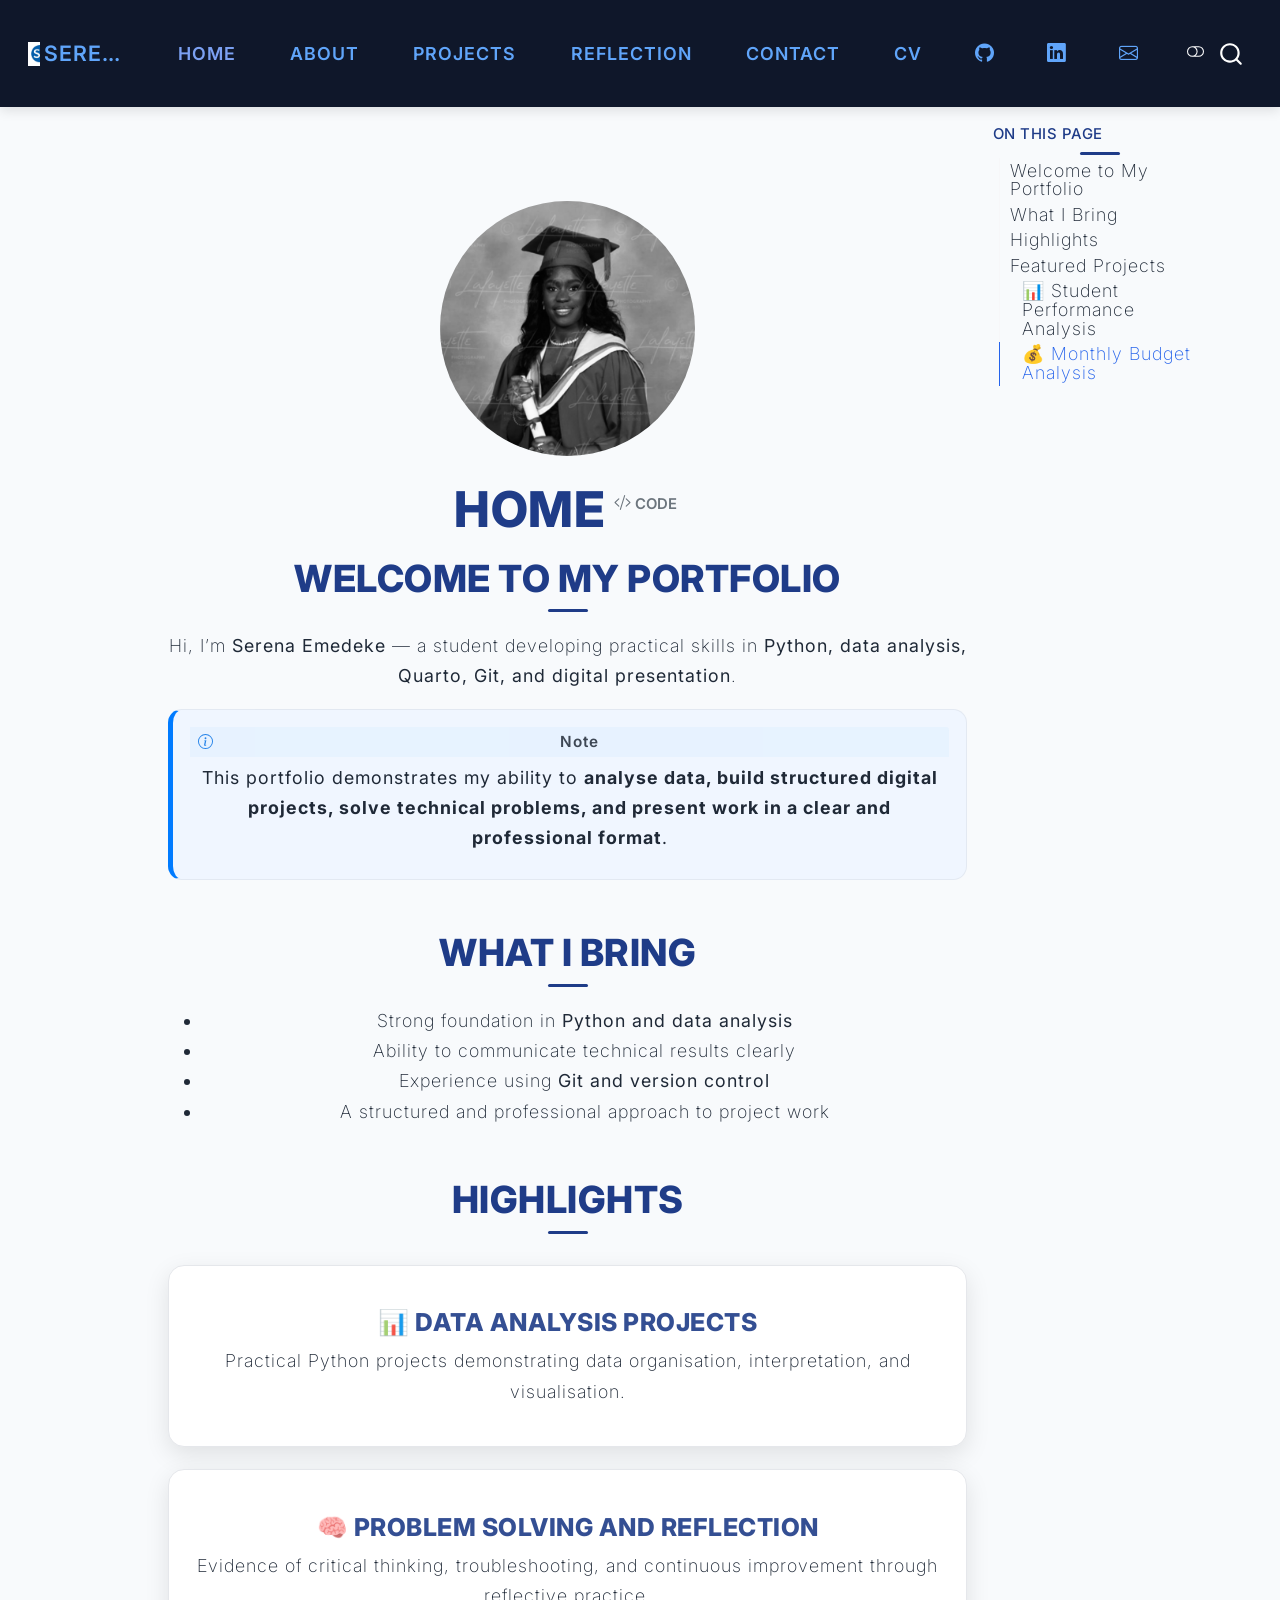
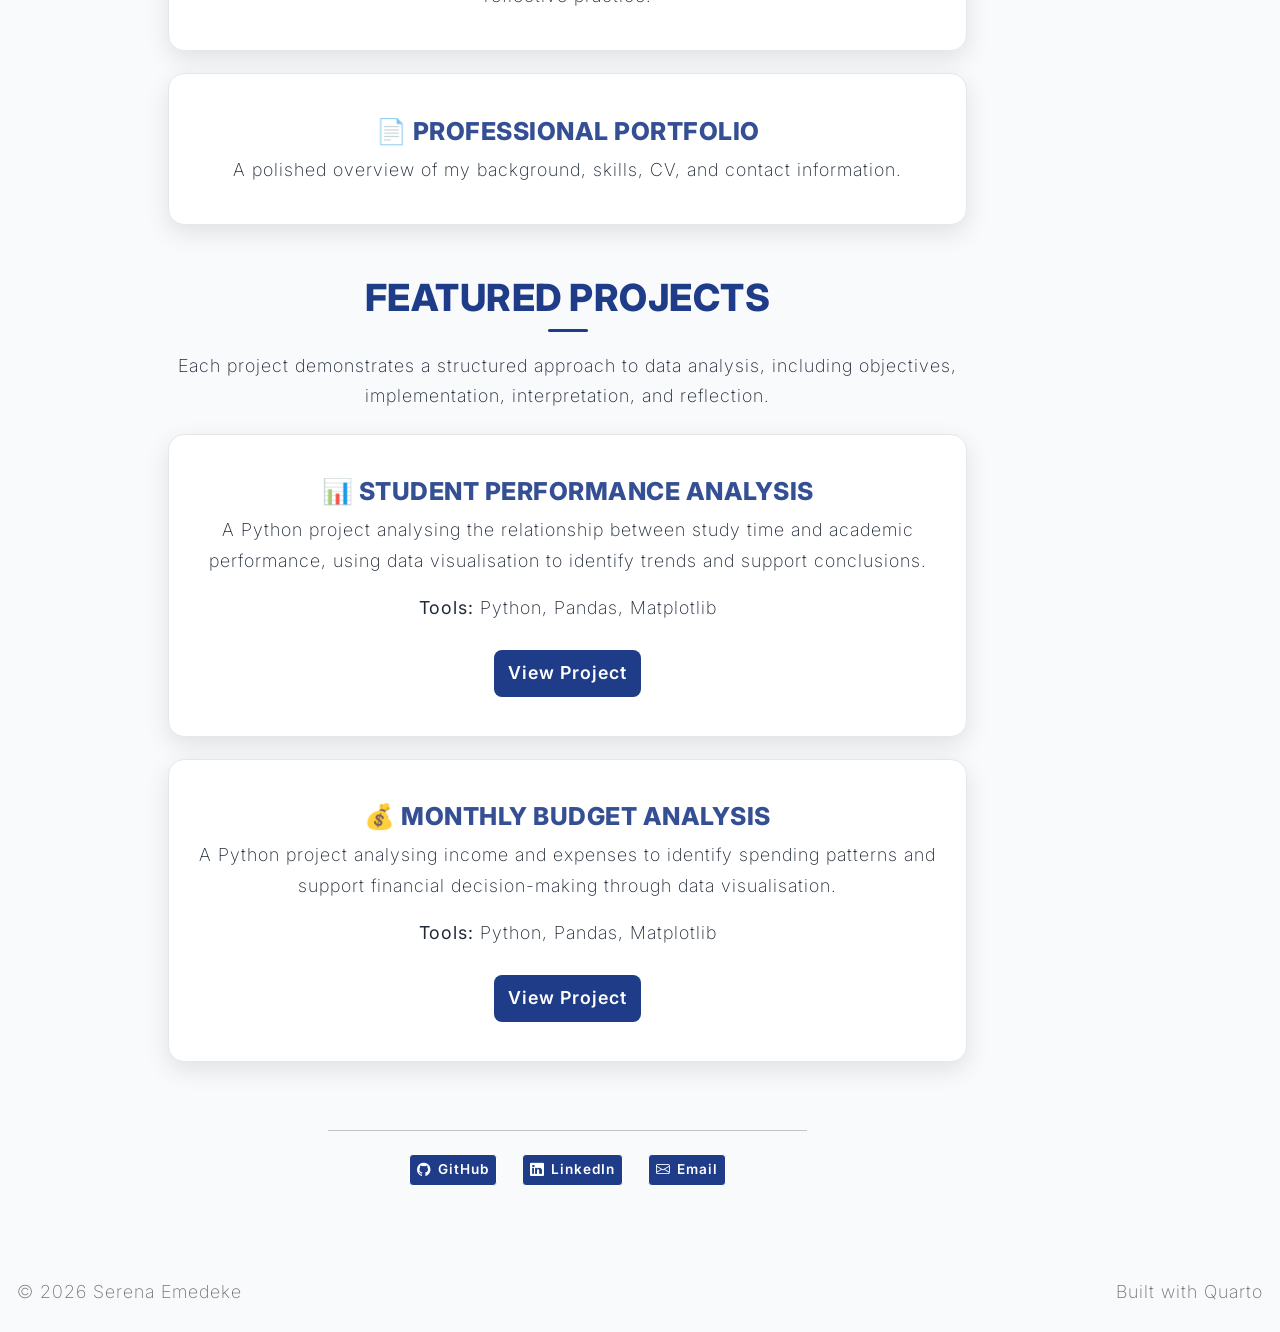
<file: docs/index.html>
<!DOCTYPE html>
<html xmlns="http://www.w3.org/1999/xhtml" lang="en" xml:lang="en"><head>

<meta charset="utf-8">
<meta name="generator" content="quarto-1.8.27">

<meta name="viewport" content="width=device-width, initial-scale=1.0, user-scalable=yes">


<title>Home – Serena Emedeke</title>
<style>
code{white-space: pre-wrap;}
span.smallcaps{font-variant: small-caps;}
div.columns{display: flex; gap: min(4vw, 1.5em);}
div.column{flex: auto; overflow-x: auto;}
div.hanging-indent{margin-left: 1.5em; text-indent: -1.5em;}
ul.task-list{list-style: none;}
ul.task-list li input[type="checkbox"] {
  width: 0.8em;
  margin: 0 0.8em 0.2em -1em; /* quarto-specific, see https://github.com/quarto-dev/quarto-cli/issues/4556 */ 
  vertical-align: middle;
}
/* CSS for syntax highlighting */
html { -webkit-text-size-adjust: 100%; }
pre > code.sourceCode { white-space: pre; position: relative; }
pre > code.sourceCode > span { display: inline-block; line-height: 1.25; }
pre > code.sourceCode > span:empty { height: 1.2em; }
.sourceCode { overflow: visible; }
code.sourceCode > span { color: inherit; text-decoration: inherit; }
div.sourceCode { margin: 1em 0; }
pre.sourceCode { margin: 0; }
@media screen {
div.sourceCode { overflow: auto; }
}
@media print {
pre > code.sourceCode { white-space: pre-wrap; }
pre > code.sourceCode > span { text-indent: -5em; padding-left: 5em; }
}
pre.numberSource code
  { counter-reset: source-line 0; }
pre.numberSource code > span
  { position: relative; left: -4em; counter-increment: source-line; }
pre.numberSource code > span > a:first-child::before
  { content: counter(source-line);
    position: relative; left: -1em; text-align: right; vertical-align: baseline;
    border: none; display: inline-block;
    -webkit-touch-callout: none; -webkit-user-select: none;
    -khtml-user-select: none; -moz-user-select: none;
    -ms-user-select: none; user-select: none;
    padding: 0 4px; width: 4em;
  }
pre.numberSource { margin-left: 3em;  padding-left: 4px; }
div.sourceCode
  {   }
@media screen {
pre > code.sourceCode > span > a:first-child::before { text-decoration: underline; }
}
</style>


<script src="site_libs/quarto-nav/quarto-nav.js"></script>
<script src="site_libs/quarto-nav/headroom.min.js"></script>
<script src="site_libs/clipboard/clipboard.min.js"></script>
<script src="site_libs/quarto-search/autocomplete.umd.js"></script>
<script src="site_libs/quarto-search/fuse.min.js"></script>
<script src="site_libs/quarto-search/quarto-search.js"></script>
<meta name="quarto:offset" content="./">
<link href="./images/logo.png" rel="icon" type="image/png">
<script src="site_libs/quarto-html/quarto.js" type="module"></script>
<script src="site_libs/quarto-html/tabsets/tabsets.js" type="module"></script>
<script src="site_libs/quarto-html/axe/axe-check.js" type="module"></script>
<script src="site_libs/quarto-html/popper.min.js"></script>
<script src="site_libs/quarto-html/tippy.umd.min.js"></script>
<link href="site_libs/quarto-html/tippy.css" rel="stylesheet">
<link href="site_libs/quarto-html/quarto-syntax-highlighting-ed96de9b727972fe78a7b5d16c58bf87.css" rel="stylesheet" class="quarto-color-scheme" id="quarto-text-highlighting-styles">
<link href="site_libs/quarto-html/quarto-syntax-highlighting-dark-4d9afe2b8d18ee9fa5d0d57b5ed4214d.css" rel="stylesheet" class="quarto-color-scheme quarto-color-alternate" id="quarto-text-highlighting-styles">
<link href="site_libs/quarto-html/quarto-syntax-highlighting-ed96de9b727972fe78a7b5d16c58bf87.css" rel="stylesheet" class="quarto-color-scheme-extra" id="quarto-text-highlighting-styles">
<script src="site_libs/bootstrap/bootstrap.min.js"></script>
<link href="site_libs/bootstrap/bootstrap-icons.css" rel="stylesheet">
<link href="site_libs/bootstrap/bootstrap-16648780f8df1077efa94bd019fc6087.min.css" rel="stylesheet" append-hash="true" class="quarto-color-scheme" id="quarto-bootstrap" data-mode="light">
<link href="site_libs/bootstrap/bootstrap-dark-be318e0dc094d8a0d4ff06208a4b8432.min.css" rel="stylesheet" append-hash="true" class="quarto-color-scheme quarto-color-alternate" id="quarto-bootstrap" data-mode="light">
<link href="site_libs/bootstrap/bootstrap-16648780f8df1077efa94bd019fc6087.min.css" rel="stylesheet" append-hash="true" class="quarto-color-scheme-extra" id="quarto-bootstrap" data-mode="light">
<script id="quarto-search-options" type="application/json">{
  "location": "navbar",
  "copy-button": false,
  "collapse-after": 3,
  "panel-placement": "end",
  "type": "overlay",
  "limit": 50,
  "keyboard-shortcut": [
    "f",
    "/",
    "s"
  ],
  "show-item-context": false,
  "language": {
    "search-no-results-text": "No results",
    "search-matching-documents-text": "matching documents",
    "search-copy-link-title": "Copy link to search",
    "search-hide-matches-text": "Hide additional matches",
    "search-more-match-text": "more match in this document",
    "search-more-matches-text": "more matches in this document",
    "search-clear-button-title": "Clear",
    "search-text-placeholder": "",
    "search-detached-cancel-button-title": "Cancel",
    "search-submit-button-title": "Submit",
    "search-label": "Search"
  }
}</script>
<style>html{ scroll-behavior: smooth; }</style>


</head>

<body class="nav-fixed quarto-light"><script id="quarto-html-before-body" type="application/javascript">
    const toggleBodyColorMode = (bsSheetEl) => {
      const mode = bsSheetEl.getAttribute("data-mode");
      const bodyEl = window.document.querySelector("body");
      if (mode === "dark") {
        bodyEl.classList.add("quarto-dark");
        bodyEl.classList.remove("quarto-light");
      } else {
        bodyEl.classList.add("quarto-light");
        bodyEl.classList.remove("quarto-dark");
      }
    }
    const toggleBodyColorPrimary = () => {
      const bsSheetEl = window.document.querySelector("link#quarto-bootstrap:not([rel=disabled-stylesheet])");
      if (bsSheetEl) {
        toggleBodyColorMode(bsSheetEl);
      }
    }
    const setColorSchemeToggle = (alternate) => {
      const toggles = window.document.querySelectorAll('.quarto-color-scheme-toggle');
      for (let i=0; i < toggles.length; i++) {
        const toggle = toggles[i];
        if (toggle) {
          if (alternate) {
            toggle.classList.add("alternate");
          } else {
            toggle.classList.remove("alternate");
          }
        }
      }
    };
    const toggleColorMode = (alternate) => {
      // Switch the stylesheets
      const primaryStylesheets = window.document.querySelectorAll('link.quarto-color-scheme:not(.quarto-color-alternate)');
      const alternateStylesheets = window.document.querySelectorAll('link.quarto-color-scheme.quarto-color-alternate');
      manageTransitions('#quarto-margin-sidebar .nav-link', false);
      if (alternate) {
        // note: dark is layered on light, we don't disable primary!
        enableStylesheet(alternateStylesheets);
        for (const sheetNode of alternateStylesheets) {
          if (sheetNode.id === "quarto-bootstrap") {
            toggleBodyColorMode(sheetNode);
          }
        }
      } else {
        disableStylesheet(alternateStylesheets);
        enableStylesheet(primaryStylesheets)
        toggleBodyColorPrimary();
      }
      manageTransitions('#quarto-margin-sidebar .nav-link', true);
      // Switch the toggles
      setColorSchemeToggle(alternate)
      // Hack to workaround the fact that safari doesn't
      // properly recolor the scrollbar when toggling (#1455)
      if (navigator.userAgent.indexOf('Safari') > 0 && navigator.userAgent.indexOf('Chrome') == -1) {
        manageTransitions("body", false);
        window.scrollTo(0, 1);
        setTimeout(() => {
          window.scrollTo(0, 0);
          manageTransitions("body", true);
        }, 40);
      }
    }
    const disableStylesheet = (stylesheets) => {
      for (let i=0; i < stylesheets.length; i++) {
        const stylesheet = stylesheets[i];
        stylesheet.rel = 'disabled-stylesheet';
      }
    }
    const enableStylesheet = (stylesheets) => {
      for (let i=0; i < stylesheets.length; i++) {
        const stylesheet = stylesheets[i];
        if(stylesheet.rel !== 'stylesheet') { // for Chrome, which will still FOUC without this check
          stylesheet.rel = 'stylesheet';
        }
      }
    }
    const manageTransitions = (selector, allowTransitions) => {
      const els = window.document.querySelectorAll(selector);
      for (let i=0; i < els.length; i++) {
        const el = els[i];
        if (allowTransitions) {
          el.classList.remove('notransition');
        } else {
          el.classList.add('notransition');
        }
      }
    }
    const isFileUrl = () => {
      return window.location.protocol === 'file:';
    }
    const hasAlternateSentinel = () => {
      let styleSentinel = getColorSchemeSentinel();
      if (styleSentinel !== null) {
        return styleSentinel === "alternate";
      } else {
        return false;
      }
    }
    const setStyleSentinel = (alternate) => {
      const value = alternate ? "alternate" : "default";
      if (!isFileUrl()) {
        window.localStorage.setItem("quarto-color-scheme", value);
      } else {
        localAlternateSentinel = value;
      }
    }
    const getColorSchemeSentinel = () => {
      if (!isFileUrl()) {
        const storageValue = window.localStorage.getItem("quarto-color-scheme");
        return storageValue != null ? storageValue : localAlternateSentinel;
      } else {
        return localAlternateSentinel;
      }
    }
    const toggleGiscusIfUsed = (isAlternate, darkModeDefault) => {
      const baseTheme = document.querySelector('#giscus-base-theme')?.value ?? 'light';
      const alternateTheme = document.querySelector('#giscus-alt-theme')?.value ?? 'dark';
      let newTheme = '';
      if(authorPrefersDark) {
        newTheme = isAlternate ? baseTheme : alternateTheme;
      } else {
        newTheme = isAlternate ? alternateTheme : baseTheme;
      }
      const changeGiscusTheme = () => {
        // From: https://github.com/giscus/giscus/issues/336
        const sendMessage = (message) => {
          const iframe = document.querySelector('iframe.giscus-frame');
          if (!iframe) return;
          iframe.contentWindow.postMessage({ giscus: message }, 'https://giscus.app');
        }
        sendMessage({
          setConfig: {
            theme: newTheme
          }
        });
      }
      const isGiscussLoaded = window.document.querySelector('iframe.giscus-frame') !== null;
      if (isGiscussLoaded) {
        changeGiscusTheme();
      }
    };
    const authorPrefersDark = false;
    const darkModeDefault = authorPrefersDark;
      document.querySelector('link#quarto-text-highlighting-styles.quarto-color-scheme-extra').rel = 'disabled-stylesheet';
      document.querySelector('link#quarto-bootstrap.quarto-color-scheme-extra').rel = 'disabled-stylesheet';
    let localAlternateSentinel = darkModeDefault ? 'alternate' : 'default';
    // Dark / light mode switch
    window.quartoToggleColorScheme = () => {
      // Read the current dark / light value
      let toAlternate = !hasAlternateSentinel();
      toggleColorMode(toAlternate);
      setStyleSentinel(toAlternate);
      toggleGiscusIfUsed(toAlternate, darkModeDefault);
      window.dispatchEvent(new Event('resize'));
    };
    // Switch to dark mode if need be
    if (hasAlternateSentinel()) {
      toggleColorMode(true);
    } else {
      toggleColorMode(false);
    }
  </script>

<div id="quarto-search-results"></div>
  <header id="quarto-header" class="headroom fixed-top">
    <nav class="navbar navbar-expand-lg " data-bs-theme="dark">
      <div class="navbar-container container-fluid">
      <div class="navbar-brand-container mx-auto">
    <a href="./index.html" class="navbar-brand navbar-brand-logo">
    <img src="./images/logo.png" alt="" class="navbar-logo light-content">
    <img src="./images/logo.png" alt="" class="navbar-logo dark-content">
    </a>
    <a class="navbar-brand" href="./index.html">
    <span class="navbar-title">Serena Emedeke</span>
    </a>
  </div>
            <div id="quarto-search" class="" title="Search"></div>
          <button class="navbar-toggler" type="button" data-bs-toggle="collapse" data-bs-target="#navbarCollapse" aria-controls="navbarCollapse" role="menu" aria-expanded="false" aria-label="Toggle navigation" onclick="if (window.quartoToggleHeadroom) { window.quartoToggleHeadroom(); }">
  <span class="navbar-toggler-icon"></span>
</button>
          <div class="collapse navbar-collapse" id="navbarCollapse">
            <ul class="navbar-nav navbar-nav-scroll me-auto">
  <li class="nav-item">
    <a class="nav-link active" href="./index.html" aria-current="page"> 
<span class="menu-text">Home</span></a>
  </li>  
  <li class="nav-item">
    <a class="nav-link" href="./about.html"> 
<span class="menu-text">About</span></a>
  </li>  
  <li class="nav-item">
    <a class="nav-link" href="./projects/index.html"> 
<span class="menu-text">Projects</span></a>
  </li>  
  <li class="nav-item">
    <a class="nav-link" href="./reflection.html"> 
<span class="menu-text">Reflection</span></a>
  </li>  
  <li class="nav-item">
    <a class="nav-link" href="./contact.html"> 
<span class="menu-text">Contact</span></a>
  </li>  
</ul>
            <ul class="navbar-nav navbar-nav-scroll ms-auto">
  <li class="nav-item">
    <a class="nav-link" href="./cv/Serena_Emedeke_CV.pdf" target="_blank"> 
<span class="menu-text">CV</span></a>
  </li>  
  <li class="nav-item compact">
    <a class="nav-link" href="https://github.com/serena-128" target="_blank"> <i class="bi bi-github" role="img">
</i> 
<span class="menu-text"></span></a>
  </li>  
  <li class="nav-item compact">
    <a class="nav-link" href="https://www.linkedin.com/in/serena-e-606aa122a/" target="_blank"> <i class="bi bi-linkedin" role="img">
</i> 
<span class="menu-text"></span></a>
  </li>  
  <li class="nav-item compact">
    <a class="nav-link" href="mailto:serena.emedeke2@mail.dcu.ie"> <i class="bi bi-envelope" role="img">
</i> 
<span class="menu-text"></span></a>
  </li>  
</ul>
          </div> <!-- /navcollapse -->
            <div class="quarto-navbar-tools">
  <a href="" class="quarto-color-scheme-toggle quarto-navigation-tool  px-1" onclick="window.quartoToggleColorScheme(); return false;" title="Toggle dark mode"><i class="bi"></i></a>
</div>
      </div> <!-- /container-fluid -->
    </nav>
</header>
<!-- content -->
<div id="quarto-content" class="quarto-container page-columns page-rows-contents page-layout-article page-navbar">
<!-- sidebar -->
<!-- margin-sidebar -->
    <div id="quarto-margin-sidebar" class="sidebar margin-sidebar">
        <nav id="TOC" role="doc-toc" class="toc-active">
    <h2 id="toc-title">On this page</h2>
  <ul>
  <li><a href="#welcome-to-my-portfolio" id="toc-welcome-to-my-portfolio" class="nav-link active" data-scroll-target="#welcome-to-my-portfolio">Welcome to My Portfolio</a></li>
  <li><a href="#what-i-bring" id="toc-what-i-bring" class="nav-link" data-scroll-target="#what-i-bring">What I Bring</a></li>
  <li><a href="#highlights" id="toc-highlights" class="nav-link" data-scroll-target="#highlights">Highlights</a>
  <ul class="collapse">
  <li><a href="#data-analysis-projects" id="toc-data-analysis-projects" class="nav-link" data-scroll-target="#data-analysis-projects">📊 Data Analysis Projects</a></li>
  <li><a href="#problem-solving-and-reflection" id="toc-problem-solving-and-reflection" class="nav-link" data-scroll-target="#problem-solving-and-reflection">🧠 Problem Solving and Reflection</a></li>
  <li><a href="#professional-portfolio" id="toc-professional-portfolio" class="nav-link" data-scroll-target="#professional-portfolio">📄 Professional Portfolio</a></li>
  </ul></li>
  <li><a href="#featured-projects" id="toc-featured-projects" class="nav-link" data-scroll-target="#featured-projects">Featured Projects</a>
  <ul class="collapse">
  <li><a href="#student-performance-analysis" id="toc-student-performance-analysis" class="nav-link" data-scroll-target="#student-performance-analysis">📊 Student Performance Analysis</a></li>
  <li><a href="#monthly-budget-analysis" id="toc-monthly-budget-analysis" class="nav-link" data-scroll-target="#monthly-budget-analysis">💰 Monthly Budget Analysis</a></li>
  </ul></li>
  </ul>
</nav>
    </div>
<!-- main -->
<div class="quarto-about-jolla">
  <img src="images/profile.png" class="about-image
  round " style="height: 15em; width: 15em;">
 <header id="title-block-header" class="quarto-title-block default">
<div class="quarto-title">
<div class="quarto-title-block"><div><h1 class="title">Home</h1><button type="button" class="btn code-tools-button" id="quarto-code-tools-source"><i class="bi"></i> Code</button></div></div>
</div>
<div class="quarto-title-meta">
  </div>
</header><main class="content" id="quarto-document-content">


<section id="welcome-to-my-portfolio" class="level2">
<h2 data-anchor-id="welcome-to-my-portfolio">Welcome to My Portfolio</h2>
<p>Hi, I’m <strong>Serena Emedeke</strong> — a student developing practical skills in <strong>Python, data analysis, Quarto, Git, and digital presentation</strong>.</p>
<div class="callout callout-style-default callout-note callout-titled">
<div class="callout-header d-flex align-content-center">
<div class="callout-icon-container">
<i class="callout-icon"></i>
</div>
<div class="callout-title-container flex-fill">
Note
</div>
</div>
<div class="callout-body-container callout-body">
<p>This portfolio demonstrates my ability to <strong>analyse data, build structured digital projects, solve technical problems, and present work in a clear and professional format</strong>.</p>
</div>
</div>
</section>
<section id="what-i-bring" class="level2">
<h2 data-anchor-id="what-i-bring">What I Bring</h2>
<ul>
<li>Strong foundation in <strong>Python and data analysis</strong></li>
<li>Ability to communicate technical results clearly</li>
<li>Experience using <strong>Git and version control</strong></li>
<li>A structured and professional approach to project work</li>
</ul>
</section>
<section id="highlights" class="level2">
<h2 data-anchor-id="highlights">Highlights</h2>
<section id="data-analysis-projects" class="level3 section-card">
<h3 data-anchor-id="data-analysis-projects">📊 Data Analysis Projects</h3>
<p>Practical Python projects demonstrating data organisation, interpretation, and visualisation.</p>
</section>
<section id="problem-solving-and-reflection" class="level3 section-card">
<h3 data-anchor-id="problem-solving-and-reflection">🧠 Problem Solving and Reflection</h3>
<p>Evidence of critical thinking, troubleshooting, and continuous improvement through reflective practice.</p>
</section>
<section id="professional-portfolio" class="level3 section-card">
<h3 data-anchor-id="professional-portfolio">📄 Professional Portfolio</h3>
<p>A polished overview of my background, skills, CV, and contact information.</p>
</section>
</section>
<section id="featured-projects" class="level2">
<h2 data-anchor-id="featured-projects">Featured Projects</h2>
<p>Each project demonstrates a structured approach to data analysis, including objectives, implementation, interpretation, and reflection.</p>
<section id="student-performance-analysis" class="level3 section-card">
<h3 data-anchor-id="student-performance-analysis">📊 Student Performance Analysis</h3>
<p>A Python project analysing the relationship between study time and academic performance, using data visualisation to identify trends and support conclusions.</p>
<p><strong>Tools:</strong> Python, Pandas, Matplotlib</p>
<p><a href="projects/list/project-1.html">View Project</a></p>
</section>
<section id="monthly-budget-analysis" class="level3 section-card">
<h3 data-anchor-id="monthly-budget-analysis">💰 Monthly Budget Analysis</h3>
<p>A Python project analysing income and expenses to identify spending patterns and support financial decision-making through data visualisation.</p>
<p><strong>Tools:</strong> Python, Pandas, Matplotlib</p>
<p><a href="projects/list/project-2.html">View Project</a></p>
</section>


<!-- -->
</section>
</main> 
  <hr class="about-sep">
   <div class="about-links">
  <a href="https://github.com/serena-128" class="about-link" rel="" target="">
    <i class="bi bi-github"></i>
     <span class="about-link-text">GitHub</span>
  </a>
  <a href="https://www.linkedin.com/in/serena-e-606aa122a/" class="about-link" rel="" target="">
    <i class="bi bi-linkedin"></i>
     <span class="about-link-text">LinkedIn</span>
  </a>
  <a href="mailto:serena.emedeke2@mail.dcu.ie" class="about-link" rel="" target="">
    <i class="bi bi-envelope"></i>
     <span class="about-link-text">Email</span>
  </a>
</div>
</div>
 <!-- /main -->
<script id="quarto-html-after-body" type="application/javascript">
  window.document.addEventListener("DOMContentLoaded", function (event) {
    // Ensure there is a toggle, if there isn't float one in the top right
    if (window.document.querySelector('.quarto-color-scheme-toggle') === null) {
      const a = window.document.createElement('a');
      a.classList.add('top-right');
      a.classList.add('quarto-color-scheme-toggle');
      a.href = "";
      a.onclick = function() { try { window.quartoToggleColorScheme(); } catch {} return false; };
      const i = window.document.createElement("i");
      i.classList.add('bi');
      a.appendChild(i);
      window.document.body.appendChild(a);
    }
    setColorSchemeToggle(hasAlternateSentinel())
    const isCodeAnnotation = (el) => {
      for (const clz of el.classList) {
        if (clz.startsWith('code-annotation-')) {                     
          return true;
        }
      }
      return false;
    }
    const onCopySuccess = function(e) {
      // button target
      const button = e.trigger;
      // don't keep focus
      button.blur();
      // flash "checked"
      button.classList.add('code-copy-button-checked');
      var currentTitle = button.getAttribute("title");
      button.setAttribute("title", "Copied!");
      let tooltip;
      if (window.bootstrap) {
        button.setAttribute("data-bs-toggle", "tooltip");
        button.setAttribute("data-bs-placement", "left");
        button.setAttribute("data-bs-title", "Copied!");
        tooltip = new bootstrap.Tooltip(button, 
          { trigger: "manual", 
            customClass: "code-copy-button-tooltip",
            offset: [0, -8]});
        tooltip.show();    
      }
      setTimeout(function() {
        if (tooltip) {
          tooltip.hide();
          button.removeAttribute("data-bs-title");
          button.removeAttribute("data-bs-toggle");
          button.removeAttribute("data-bs-placement");
        }
        button.setAttribute("title", currentTitle);
        button.classList.remove('code-copy-button-checked');
      }, 1000);
      // clear code selection
      e.clearSelection();
    }
    const getTextToCopy = function(trigger) {
      const outerScaffold = trigger.parentElement.cloneNode(true);
      const codeEl = outerScaffold.querySelector('code');
      for (const childEl of codeEl.children) {
        if (isCodeAnnotation(childEl)) {
          childEl.remove();
        }
      }
      return codeEl.innerText;
    }
    const clipboard = new window.ClipboardJS('.code-copy-button:not([data-in-quarto-modal])', {
      text: getTextToCopy
    });
    clipboard.on('success', onCopySuccess);
    if (window.document.getElementById('quarto-embedded-source-code-modal')) {
      const clipboardModal = new window.ClipboardJS('.code-copy-button[data-in-quarto-modal]', {
        text: getTextToCopy,
        container: window.document.getElementById('quarto-embedded-source-code-modal')
      });
      clipboardModal.on('success', onCopySuccess);
    }
    const viewSource = window.document.getElementById('quarto-view-source') ||
                       window.document.getElementById('quarto-code-tools-source');
    if (viewSource) {
      const sourceUrl = viewSource.getAttribute("data-quarto-source-url");
      viewSource.addEventListener("click", function(e) {
        if (sourceUrl) {
          // rstudio viewer pane
          if (/\bcapabilities=\b/.test(window.location)) {
            window.open(sourceUrl);
          } else {
            window.location.href = sourceUrl;
          }
        } else {
          const modal = new bootstrap.Modal(document.getElementById('quarto-embedded-source-code-modal'));
          modal.show();
        }
        return false;
      });
    }
    function toggleCodeHandler(show) {
      return function(e) {
        const detailsSrc = window.document.querySelectorAll(".cell > details > .sourceCode");
        for (let i=0; i<detailsSrc.length; i++) {
          const details = detailsSrc[i].parentElement;
          if (show) {
            details.open = true;
          } else {
            details.removeAttribute("open");
          }
        }
        const cellCodeDivs = window.document.querySelectorAll(".cell > .sourceCode");
        const fromCls = show ? "hidden" : "unhidden";
        const toCls = show ? "unhidden" : "hidden";
        for (let i=0; i<cellCodeDivs.length; i++) {
          const codeDiv = cellCodeDivs[i];
          if (codeDiv.classList.contains(fromCls)) {
            codeDiv.classList.remove(fromCls);
            codeDiv.classList.add(toCls);
          } 
        }
        return false;
      }
    }
    const hideAllCode = window.document.getElementById("quarto-hide-all-code");
    if (hideAllCode) {
      hideAllCode.addEventListener("click", toggleCodeHandler(false));
    }
    const showAllCode = window.document.getElementById("quarto-show-all-code");
    if (showAllCode) {
      showAllCode.addEventListener("click", toggleCodeHandler(true));
    }
      var localhostRegex = new RegExp(/^(?:http|https):\/\/localhost\:?[0-9]*\//);
      var mailtoRegex = new RegExp(/^mailto:/);
        var filterRegex = new RegExp('/' + window.location.host + '/');
      var isInternal = (href) => {
          return filterRegex.test(href) || localhostRegex.test(href) || mailtoRegex.test(href);
      }
      // Inspect non-navigation links and adorn them if external
     var links = window.document.querySelectorAll('a[href]:not(.nav-link):not(.navbar-brand):not(.toc-action):not(.sidebar-link):not(.sidebar-item-toggle):not(.pagination-link):not(.no-external):not([aria-hidden]):not(.dropdown-item):not(.quarto-navigation-tool):not(.about-link)');
      for (var i=0; i<links.length; i++) {
        const link = links[i];
        if (!isInternal(link.href)) {
          // undo the damage that might have been done by quarto-nav.js in the case of
          // links that we want to consider external
          if (link.dataset.originalHref !== undefined) {
            link.href = link.dataset.originalHref;
          }
        }
      }
    function tippyHover(el, contentFn, onTriggerFn, onUntriggerFn) {
      const config = {
        allowHTML: true,
        maxWidth: 500,
        delay: 100,
        arrow: false,
        appendTo: function(el) {
            return el.parentElement;
        },
        interactive: true,
        interactiveBorder: 10,
        theme: 'quarto',
        placement: 'bottom-start',
      };
      if (contentFn) {
        config.content = contentFn;
      }
      if (onTriggerFn) {
        config.onTrigger = onTriggerFn;
      }
      if (onUntriggerFn) {
        config.onUntrigger = onUntriggerFn;
      }
      window.tippy(el, config); 
    }
    const noterefs = window.document.querySelectorAll('a[role="doc-noteref"]');
    for (var i=0; i<noterefs.length; i++) {
      const ref = noterefs[i];
      tippyHover(ref, function() {
        // use id or data attribute instead here
        let href = ref.getAttribute('data-footnote-href') || ref.getAttribute('href');
        try { href = new URL(href).hash; } catch {}
        const id = href.replace(/^#\/?/, "");
        const note = window.document.getElementById(id);
        if (note) {
          return note.innerHTML;
        } else {
          return "";
        }
      });
    }
    const xrefs = window.document.querySelectorAll('a.quarto-xref');
    const processXRef = (id, note) => {
      // Strip column container classes
      const stripColumnClz = (el) => {
        el.classList.remove("page-full", "page-columns");
        if (el.children) {
          for (const child of el.children) {
            stripColumnClz(child);
          }
        }
      }
      stripColumnClz(note)
      if (id === null || id.startsWith('sec-')) {
        // Special case sections, only their first couple elements
        const container = document.createElement("div");
        if (note.children && note.children.length > 2) {
          container.appendChild(note.children[0].cloneNode(true));
          for (let i = 1; i < note.children.length; i++) {
            const child = note.children[i];
            if (child.tagName === "P" && child.innerText === "") {
              continue;
            } else {
              container.appendChild(child.cloneNode(true));
              break;
            }
          }
          if (window.Quarto?.typesetMath) {
            window.Quarto.typesetMath(container);
          }
          return container.innerHTML
        } else {
          if (window.Quarto?.typesetMath) {
            window.Quarto.typesetMath(note);
          }
          return note.innerHTML;
        }
      } else {
        // Remove any anchor links if they are present
        const anchorLink = note.querySelector('a.anchorjs-link');
        if (anchorLink) {
          anchorLink.remove();
        }
        if (window.Quarto?.typesetMath) {
          window.Quarto.typesetMath(note);
        }
        if (note.classList.contains("callout")) {
          return note.outerHTML;
        } else {
          return note.innerHTML;
        }
      }
    }
    for (var i=0; i<xrefs.length; i++) {
      const xref = xrefs[i];
      tippyHover(xref, undefined, function(instance) {
        instance.disable();
        let url = xref.getAttribute('href');
        let hash = undefined; 
        if (url.startsWith('#')) {
          hash = url;
        } else {
          try { hash = new URL(url).hash; } catch {}
        }
        if (hash) {
          const id = hash.replace(/^#\/?/, "");
          const note = window.document.getElementById(id);
          if (note !== null) {
            try {
              const html = processXRef(id, note.cloneNode(true));
              instance.setContent(html);
            } finally {
              instance.enable();
              instance.show();
            }
          } else {
            // See if we can fetch this
            fetch(url.split('#')[0])
            .then(res => res.text())
            .then(html => {
              const parser = new DOMParser();
              const htmlDoc = parser.parseFromString(html, "text/html");
              const note = htmlDoc.getElementById(id);
              if (note !== null) {
                const html = processXRef(id, note);
                instance.setContent(html);
              } 
            }).finally(() => {
              instance.enable();
              instance.show();
            });
          }
        } else {
          // See if we can fetch a full url (with no hash to target)
          // This is a special case and we should probably do some content thinning / targeting
          fetch(url)
          .then(res => res.text())
          .then(html => {
            const parser = new DOMParser();
            const htmlDoc = parser.parseFromString(html, "text/html");
            const note = htmlDoc.querySelector('main.content');
            if (note !== null) {
              // This should only happen for chapter cross references
              // (since there is no id in the URL)
              // remove the first header
              if (note.children.length > 0 && note.children[0].tagName === "HEADER") {
                note.children[0].remove();
              }
              const html = processXRef(null, note);
              instance.setContent(html);
            } 
          }).finally(() => {
            instance.enable();
            instance.show();
          });
        }
      }, function(instance) {
      });
    }
        let selectedAnnoteEl;
        const selectorForAnnotation = ( cell, annotation) => {
          let cellAttr = 'data-code-cell="' + cell + '"';
          let lineAttr = 'data-code-annotation="' +  annotation + '"';
          const selector = 'span[' + cellAttr + '][' + lineAttr + ']';
          return selector;
        }
        const selectCodeLines = (annoteEl) => {
          const doc = window.document;
          const targetCell = annoteEl.getAttribute("data-target-cell");
          const targetAnnotation = annoteEl.getAttribute("data-target-annotation");
          const annoteSpan = window.document.querySelector(selectorForAnnotation(targetCell, targetAnnotation));
          const lines = annoteSpan.getAttribute("data-code-lines").split(",");
          const lineIds = lines.map((line) => {
            return targetCell + "-" + line;
          })
          let top = null;
          let height = null;
          let parent = null;
          if (lineIds.length > 0) {
              //compute the position of the single el (top and bottom and make a div)
              const el = window.document.getElementById(lineIds[0]);
              top = el.offsetTop;
              height = el.offsetHeight;
              parent = el.parentElement.parentElement;
            if (lineIds.length > 1) {
              const lastEl = window.document.getElementById(lineIds[lineIds.length - 1]);
              const bottom = lastEl.offsetTop + lastEl.offsetHeight;
              height = bottom - top;
            }
            if (top !== null && height !== null && parent !== null) {
              // cook up a div (if necessary) and position it 
              let div = window.document.getElementById("code-annotation-line-highlight");
              if (div === null) {
                div = window.document.createElement("div");
                div.setAttribute("id", "code-annotation-line-highlight");
                div.style.position = 'absolute';
                parent.appendChild(div);
              }
              div.style.top = top - 2 + "px";
              div.style.height = height + 4 + "px";
              div.style.left = 0;
              let gutterDiv = window.document.getElementById("code-annotation-line-highlight-gutter");
              if (gutterDiv === null) {
                gutterDiv = window.document.createElement("div");
                gutterDiv.setAttribute("id", "code-annotation-line-highlight-gutter");
                gutterDiv.style.position = 'absolute';
                const codeCell = window.document.getElementById(targetCell);
                const gutter = codeCell.querySelector('.code-annotation-gutter');
                gutter.appendChild(gutterDiv);
              }
              gutterDiv.style.top = top - 2 + "px";
              gutterDiv.style.height = height + 4 + "px";
            }
            selectedAnnoteEl = annoteEl;
          }
        };
        const unselectCodeLines = () => {
          const elementsIds = ["code-annotation-line-highlight", "code-annotation-line-highlight-gutter"];
          elementsIds.forEach((elId) => {
            const div = window.document.getElementById(elId);
            if (div) {
              div.remove();
            }
          });
          selectedAnnoteEl = undefined;
        };
          // Handle positioning of the toggle
      window.addEventListener(
        "resize",
        throttle(() => {
          elRect = undefined;
          if (selectedAnnoteEl) {
            selectCodeLines(selectedAnnoteEl);
          }
        }, 10)
      );
      function throttle(fn, ms) {
      let throttle = false;
      let timer;
        return (...args) => {
          if(!throttle) { // first call gets through
              fn.apply(this, args);
              throttle = true;
          } else { // all the others get throttled
              if(timer) clearTimeout(timer); // cancel #2
              timer = setTimeout(() => {
                fn.apply(this, args);
                timer = throttle = false;
              }, ms);
          }
        };
      }
        // Attach click handler to the DT
        const annoteDls = window.document.querySelectorAll('dt[data-target-cell]');
        for (const annoteDlNode of annoteDls) {
          annoteDlNode.addEventListener('click', (event) => {
            const clickedEl = event.target;
            if (clickedEl !== selectedAnnoteEl) {
              unselectCodeLines();
              const activeEl = window.document.querySelector('dt[data-target-cell].code-annotation-active');
              if (activeEl) {
                activeEl.classList.remove('code-annotation-active');
              }
              selectCodeLines(clickedEl);
              clickedEl.classList.add('code-annotation-active');
            } else {
              // Unselect the line
              unselectCodeLines();
              clickedEl.classList.remove('code-annotation-active');
            }
          });
        }
    const findCites = (el) => {
      const parentEl = el.parentElement;
      if (parentEl) {
        const cites = parentEl.dataset.cites;
        if (cites) {
          return {
            el,
            cites: cites.split(' ')
          };
        } else {
          return findCites(el.parentElement)
        }
      } else {
        return undefined;
      }
    };
    var bibliorefs = window.document.querySelectorAll('a[role="doc-biblioref"]');
    for (var i=0; i<bibliorefs.length; i++) {
      const ref = bibliorefs[i];
      const citeInfo = findCites(ref);
      if (citeInfo) {
        tippyHover(citeInfo.el, function() {
          var popup = window.document.createElement('div');
          citeInfo.cites.forEach(function(cite) {
            var citeDiv = window.document.createElement('div');
            citeDiv.classList.add('hanging-indent');
            citeDiv.classList.add('csl-entry');
            var biblioDiv = window.document.getElementById('ref-' + cite);
            if (biblioDiv) {
              citeDiv.innerHTML = biblioDiv.innerHTML;
            }
            popup.appendChild(citeDiv);
          });
          return popup.innerHTML;
        });
      }
    }
  });
  </script><div class="modal fade" id="quarto-embedded-source-code-modal" tabindex="-1" aria-labelledby="quarto-embedded-source-code-modal-label" aria-hidden="true"><div class="modal-dialog modal-dialog-scrollable"><div class="modal-content"><div class="modal-header"><h5 class="modal-title" id="quarto-embedded-source-code-modal-label">Source Code</h5><button class="btn-close" data-bs-dismiss="modal"></button></div><div class="modal-body"><div class="">
<div class="code-copy-outer-scaffold"><div class="sourceCode" id="cb1" data-shortcodes="false"><pre class="sourceCode markdown code-with-copy"><code class="sourceCode markdown"><span id="cb1-1"><a href="#cb1-1" aria-hidden="true" tabindex="-1"></a><span class="co">---</span></span>
<span id="cb1-2"><a href="#cb1-2" aria-hidden="true" tabindex="-1"></a><span class="an">title:</span><span class="co"> "Home"</span></span>
<span id="cb1-3"><a href="#cb1-3" aria-hidden="true" tabindex="-1"></a><span class="an">about:</span></span>
<span id="cb1-4"><a href="#cb1-4" aria-hidden="true" tabindex="-1"></a><span class="co">  template: jolla</span></span>
<span id="cb1-5"><a href="#cb1-5" aria-hidden="true" tabindex="-1"></a><span class="co">  image: images/profile.png</span></span>
<span id="cb1-6"><a href="#cb1-6" aria-hidden="true" tabindex="-1"></a><span class="co">  image-shape: round</span></span>
<span id="cb1-7"><a href="#cb1-7" aria-hidden="true" tabindex="-1"></a><span class="co">  links:</span></span>
<span id="cb1-8"><a href="#cb1-8" aria-hidden="true" tabindex="-1"></a><span class="co">    - icon: github</span></span>
<span id="cb1-9"><a href="#cb1-9" aria-hidden="true" tabindex="-1"></a><span class="co">      text: GitHub</span></span>
<span id="cb1-10"><a href="#cb1-10" aria-hidden="true" tabindex="-1"></a><span class="co">      href: https://github.com/serena-128</span></span>
<span id="cb1-11"><a href="#cb1-11" aria-hidden="true" tabindex="-1"></a><span class="co">    - icon: linkedin</span></span>
<span id="cb1-12"><a href="#cb1-12" aria-hidden="true" tabindex="-1"></a><span class="co">      text: LinkedIn</span></span>
<span id="cb1-13"><a href="#cb1-13" aria-hidden="true" tabindex="-1"></a><span class="co">      href: https://www.linkedin.com/in/serena-e-606aa122a/</span></span>
<span id="cb1-14"><a href="#cb1-14" aria-hidden="true" tabindex="-1"></a><span class="co">    - icon: envelope</span></span>
<span id="cb1-15"><a href="#cb1-15" aria-hidden="true" tabindex="-1"></a><span class="co">      text: Email</span></span>
<span id="cb1-16"><a href="#cb1-16" aria-hidden="true" tabindex="-1"></a><span class="co">      href: mailto:serena.emedeke2@mail.dcu.ie</span></span>
<span id="cb1-17"><a href="#cb1-17" aria-hidden="true" tabindex="-1"></a><span class="co">---</span></span>
<span id="cb1-18"><a href="#cb1-18" aria-hidden="true" tabindex="-1"></a></span>
<span id="cb1-19"><a href="#cb1-19" aria-hidden="true" tabindex="-1"></a><span class="fu">## Welcome to My Portfolio</span></span>
<span id="cb1-20"><a href="#cb1-20" aria-hidden="true" tabindex="-1"></a></span>
<span id="cb1-21"><a href="#cb1-21" aria-hidden="true" tabindex="-1"></a>Hi, I’m **Serena Emedeke** — a student developing practical skills in **Python, data analysis, Quarto, Git, and digital presentation**.</span>
<span id="cb1-22"><a href="#cb1-22" aria-hidden="true" tabindex="-1"></a></span>
<span id="cb1-23"><a href="#cb1-23" aria-hidden="true" tabindex="-1"></a>::: {.callout-note}</span>
<span id="cb1-24"><a href="#cb1-24" aria-hidden="true" tabindex="-1"></a>This portfolio demonstrates my ability to **analyse data, build structured digital projects, solve technical problems, and present work in a clear and professional format**.</span>
<span id="cb1-25"><a href="#cb1-25" aria-hidden="true" tabindex="-1"></a>:::</span>
<span id="cb1-26"><a href="#cb1-26" aria-hidden="true" tabindex="-1"></a></span>
<span id="cb1-27"><a href="#cb1-27" aria-hidden="true" tabindex="-1"></a><span class="fu">## What I Bring</span></span>
<span id="cb1-28"><a href="#cb1-28" aria-hidden="true" tabindex="-1"></a></span>
<span id="cb1-29"><a href="#cb1-29" aria-hidden="true" tabindex="-1"></a><span class="ss">- </span>Strong foundation in **Python and data analysis**</span>
<span id="cb1-30"><a href="#cb1-30" aria-hidden="true" tabindex="-1"></a><span class="ss">- </span>Ability to communicate technical results clearly</span>
<span id="cb1-31"><a href="#cb1-31" aria-hidden="true" tabindex="-1"></a><span class="ss">- </span>Experience using **Git and version control**</span>
<span id="cb1-32"><a href="#cb1-32" aria-hidden="true" tabindex="-1"></a><span class="ss">- </span>A structured and professional approach to project work</span>
<span id="cb1-33"><a href="#cb1-33" aria-hidden="true" tabindex="-1"></a></span>
<span id="cb1-34"><a href="#cb1-34" aria-hidden="true" tabindex="-1"></a><span class="fu">## Highlights</span></span>
<span id="cb1-35"><a href="#cb1-35" aria-hidden="true" tabindex="-1"></a></span>
<span id="cb1-36"><a href="#cb1-36" aria-hidden="true" tabindex="-1"></a>::: {.section-card}</span>
<span id="cb1-37"><a href="#cb1-37" aria-hidden="true" tabindex="-1"></a><span class="fu">### 📊 Data Analysis Projects</span></span>
<span id="cb1-38"><a href="#cb1-38" aria-hidden="true" tabindex="-1"></a>Practical Python projects demonstrating data organisation, interpretation, and visualisation.</span>
<span id="cb1-39"><a href="#cb1-39" aria-hidden="true" tabindex="-1"></a>:::</span>
<span id="cb1-40"><a href="#cb1-40" aria-hidden="true" tabindex="-1"></a></span>
<span id="cb1-41"><a href="#cb1-41" aria-hidden="true" tabindex="-1"></a>::: {.section-card}</span>
<span id="cb1-42"><a href="#cb1-42" aria-hidden="true" tabindex="-1"></a><span class="fu">### 🧠 Problem Solving and Reflection</span></span>
<span id="cb1-43"><a href="#cb1-43" aria-hidden="true" tabindex="-1"></a>Evidence of critical thinking, troubleshooting, and continuous improvement through reflective practice.</span>
<span id="cb1-44"><a href="#cb1-44" aria-hidden="true" tabindex="-1"></a>:::</span>
<span id="cb1-45"><a href="#cb1-45" aria-hidden="true" tabindex="-1"></a></span>
<span id="cb1-46"><a href="#cb1-46" aria-hidden="true" tabindex="-1"></a>::: {.section-card}</span>
<span id="cb1-47"><a href="#cb1-47" aria-hidden="true" tabindex="-1"></a><span class="fu">### 📄 Professional Portfolio</span></span>
<span id="cb1-48"><a href="#cb1-48" aria-hidden="true" tabindex="-1"></a>A polished overview of my background, skills, CV, and contact information.</span>
<span id="cb1-49"><a href="#cb1-49" aria-hidden="true" tabindex="-1"></a>:::</span>
<span id="cb1-50"><a href="#cb1-50" aria-hidden="true" tabindex="-1"></a></span>
<span id="cb1-51"><a href="#cb1-51" aria-hidden="true" tabindex="-1"></a><span class="fu">## Featured Projects</span></span>
<span id="cb1-52"><a href="#cb1-52" aria-hidden="true" tabindex="-1"></a></span>
<span id="cb1-53"><a href="#cb1-53" aria-hidden="true" tabindex="-1"></a>Each project demonstrates a structured approach to data analysis, including objectives, implementation, interpretation, and reflection.</span>
<span id="cb1-54"><a href="#cb1-54" aria-hidden="true" tabindex="-1"></a></span>
<span id="cb1-55"><a href="#cb1-55" aria-hidden="true" tabindex="-1"></a>::: {.section-card}</span>
<span id="cb1-56"><a href="#cb1-56" aria-hidden="true" tabindex="-1"></a><span class="fu">### 📊 Student Performance Analysis</span></span>
<span id="cb1-57"><a href="#cb1-57" aria-hidden="true" tabindex="-1"></a>A Python project analysing the relationship between study time and academic performance, using data visualisation to identify trends and support conclusions.</span>
<span id="cb1-58"><a href="#cb1-58" aria-hidden="true" tabindex="-1"></a></span>
<span id="cb1-59"><a href="#cb1-59" aria-hidden="true" tabindex="-1"></a>**Tools:** Python, Pandas, Matplotlib</span>
<span id="cb1-60"><a href="#cb1-60" aria-hidden="true" tabindex="-1"></a></span>
<span id="cb1-61"><a href="#cb1-61" aria-hidden="true" tabindex="-1"></a><span class="co">[</span><span class="ot">View Project</span><span class="co">](projects/list/project-1.html)</span></span>
<span id="cb1-62"><a href="#cb1-62" aria-hidden="true" tabindex="-1"></a>:::</span>
<span id="cb1-63"><a href="#cb1-63" aria-hidden="true" tabindex="-1"></a></span>
<span id="cb1-64"><a href="#cb1-64" aria-hidden="true" tabindex="-1"></a>::: {.section-card}</span>
<span id="cb1-65"><a href="#cb1-65" aria-hidden="true" tabindex="-1"></a><span class="fu">### 💰 Monthly Budget Analysis</span></span>
<span id="cb1-66"><a href="#cb1-66" aria-hidden="true" tabindex="-1"></a>A Python project analysing income and expenses to identify spending patterns and support financial decision-making through data visualisation.</span>
<span id="cb1-67"><a href="#cb1-67" aria-hidden="true" tabindex="-1"></a></span>
<span id="cb1-68"><a href="#cb1-68" aria-hidden="true" tabindex="-1"></a>**Tools:** Python, Pandas, Matplotlib</span>
<span id="cb1-69"><a href="#cb1-69" aria-hidden="true" tabindex="-1"></a></span>
<span id="cb1-70"><a href="#cb1-70" aria-hidden="true" tabindex="-1"></a><span class="co">[</span><span class="ot">View Project</span><span class="co">](projects/list/project-2.html)</span></span>
<span id="cb1-71"><a href="#cb1-71" aria-hidden="true" tabindex="-1"></a>:::</span></code></pre></div><button title="Copy to Clipboard" class="code-copy-button" data-in-quarto-modal=""><i class="bi"></i></button></div>
</div></div></div></div></div>
</div> <!-- /content -->
<footer class="footer">
  <div class="nav-footer">
    <div class="nav-footer-left">
<p>© 2026 Serena Emedeke</p>
</div>   
    <div class="nav-footer-center">
      &nbsp;
    </div>
    <div class="nav-footer-right">
<p>Built with Quarto</p>
</div>
  </div>
</footer>




<script src="site_libs/quarto-html/zenscroll-min.js"></script>
</body></html>
</file>
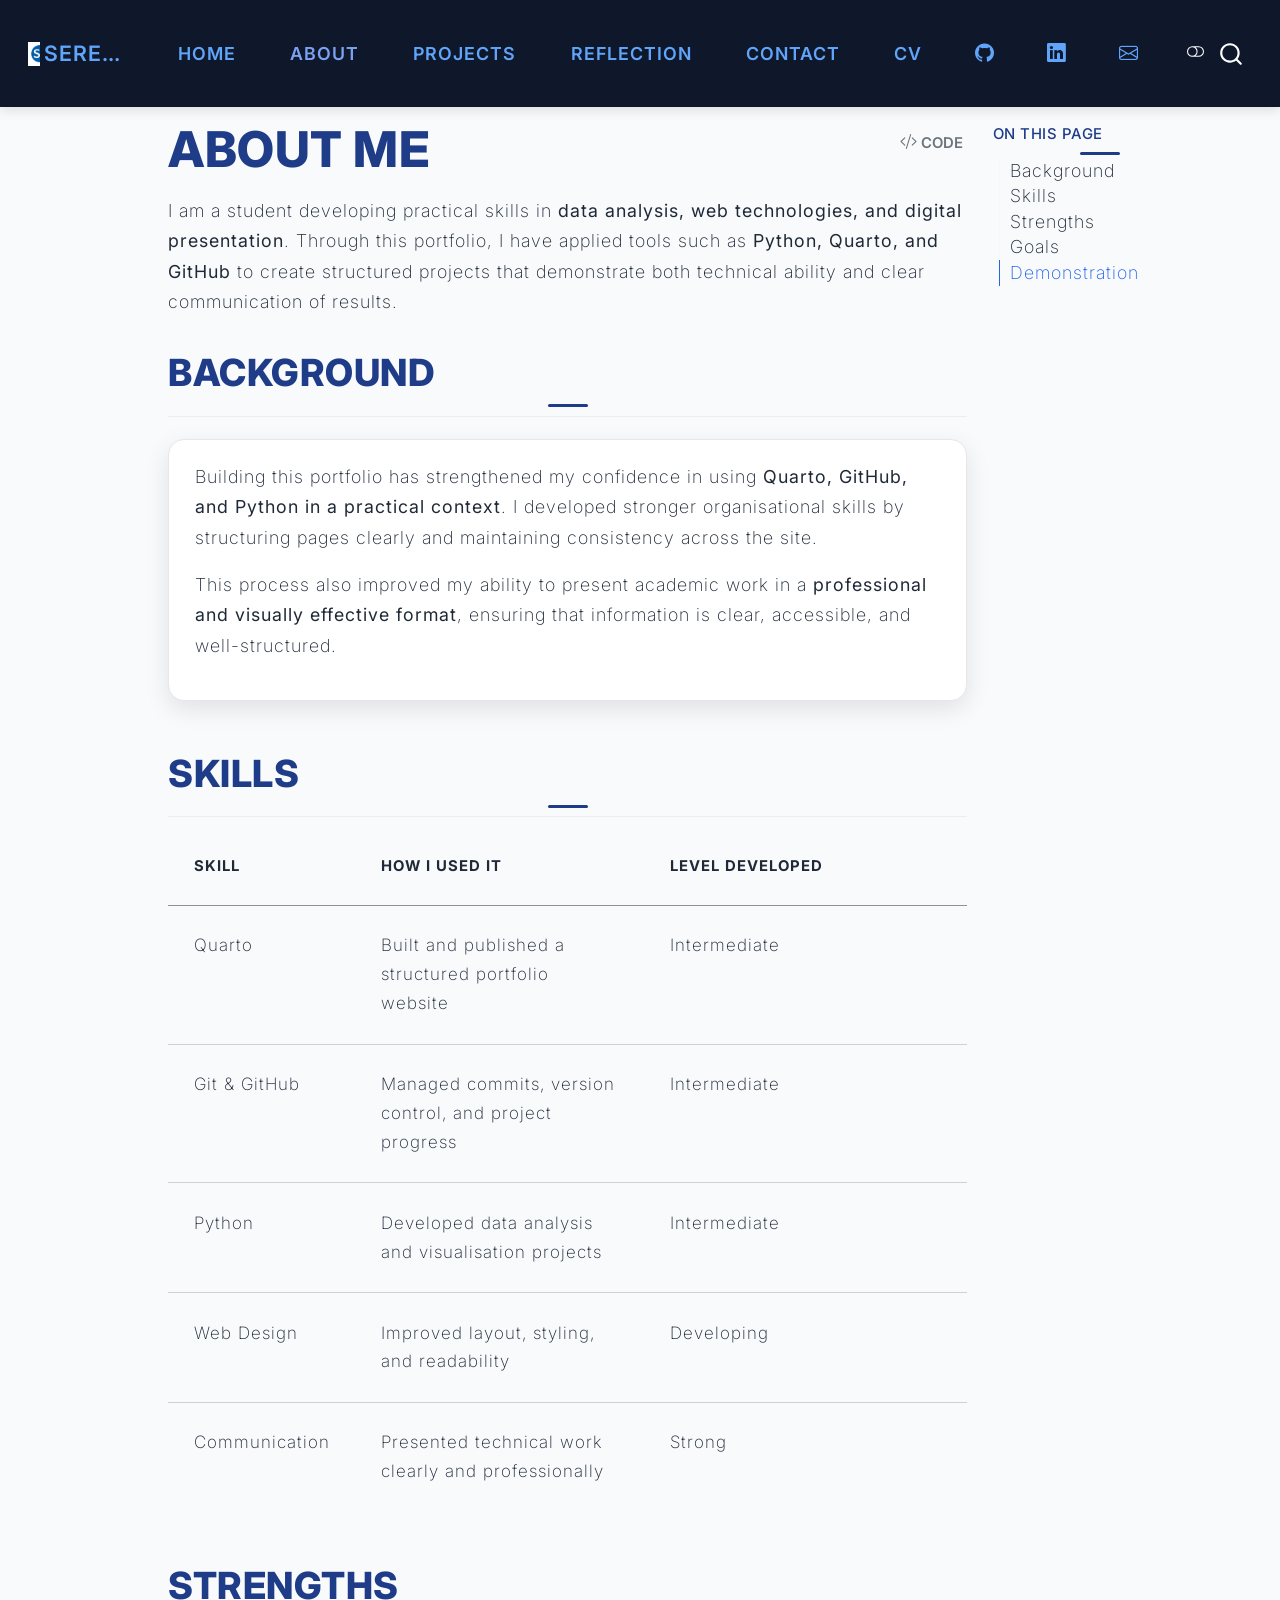
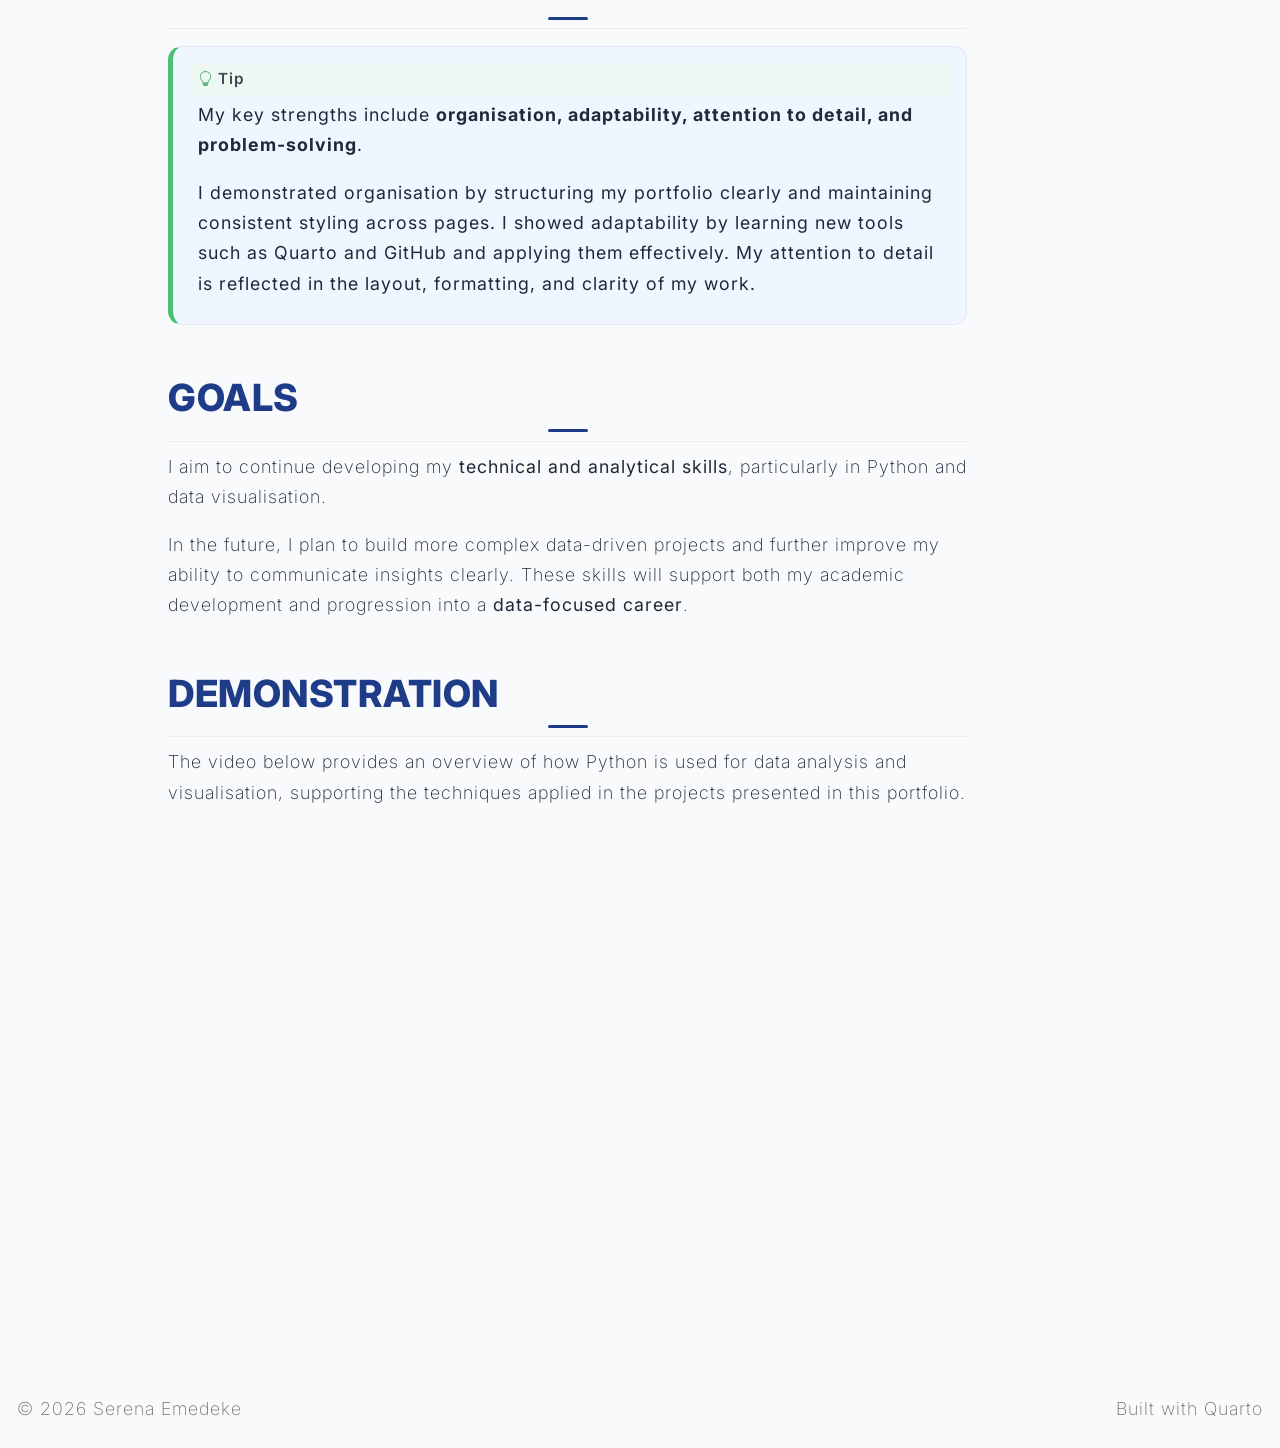
<file: docs/about.html>
<!DOCTYPE html>
<html xmlns="http://www.w3.org/1999/xhtml" lang="en" xml:lang="en"><head>

<meta charset="utf-8">
<meta name="generator" content="quarto-1.8.27">

<meta name="viewport" content="width=device-width, initial-scale=1.0, user-scalable=yes">


<title>About Me – Serena Emedeke</title>
<style>
code{white-space: pre-wrap;}
span.smallcaps{font-variant: small-caps;}
div.columns{display: flex; gap: min(4vw, 1.5em);}
div.column{flex: auto; overflow-x: auto;}
div.hanging-indent{margin-left: 1.5em; text-indent: -1.5em;}
ul.task-list{list-style: none;}
ul.task-list li input[type="checkbox"] {
  width: 0.8em;
  margin: 0 0.8em 0.2em -1em; /* quarto-specific, see https://github.com/quarto-dev/quarto-cli/issues/4556 */ 
  vertical-align: middle;
}
/* CSS for syntax highlighting */
html { -webkit-text-size-adjust: 100%; }
pre > code.sourceCode { white-space: pre; position: relative; }
pre > code.sourceCode > span { display: inline-block; line-height: 1.25; }
pre > code.sourceCode > span:empty { height: 1.2em; }
.sourceCode { overflow: visible; }
code.sourceCode > span { color: inherit; text-decoration: inherit; }
div.sourceCode { margin: 1em 0; }
pre.sourceCode { margin: 0; }
@media screen {
div.sourceCode { overflow: auto; }
}
@media print {
pre > code.sourceCode { white-space: pre-wrap; }
pre > code.sourceCode > span { text-indent: -5em; padding-left: 5em; }
}
pre.numberSource code
  { counter-reset: source-line 0; }
pre.numberSource code > span
  { position: relative; left: -4em; counter-increment: source-line; }
pre.numberSource code > span > a:first-child::before
  { content: counter(source-line);
    position: relative; left: -1em; text-align: right; vertical-align: baseline;
    border: none; display: inline-block;
    -webkit-touch-callout: none; -webkit-user-select: none;
    -khtml-user-select: none; -moz-user-select: none;
    -ms-user-select: none; user-select: none;
    padding: 0 4px; width: 4em;
  }
pre.numberSource { margin-left: 3em;  padding-left: 4px; }
div.sourceCode
  {   }
@media screen {
pre > code.sourceCode > span > a:first-child::before { text-decoration: underline; }
}
</style>


<script src="site_libs/quarto-nav/quarto-nav.js"></script>
<script src="site_libs/quarto-nav/headroom.min.js"></script>
<script src="site_libs/clipboard/clipboard.min.js"></script>
<script src="site_libs/quarto-search/autocomplete.umd.js"></script>
<script src="site_libs/quarto-search/fuse.min.js"></script>
<script src="site_libs/quarto-search/quarto-search.js"></script>
<meta name="quarto:offset" content="./">
<link href="./images/logo.png" rel="icon" type="image/png">
<script src="site_libs/quarto-html/quarto.js" type="module"></script>
<script src="site_libs/quarto-html/tabsets/tabsets.js" type="module"></script>
<script src="site_libs/quarto-html/axe/axe-check.js" type="module"></script>
<script src="site_libs/quarto-html/popper.min.js"></script>
<script src="site_libs/quarto-html/tippy.umd.min.js"></script>
<script src="site_libs/quarto-html/anchor.min.js"></script>
<link href="site_libs/quarto-html/tippy.css" rel="stylesheet">
<link href="site_libs/quarto-html/quarto-syntax-highlighting-ed96de9b727972fe78a7b5d16c58bf87.css" rel="stylesheet" class="quarto-color-scheme" id="quarto-text-highlighting-styles">
<link href="site_libs/quarto-html/quarto-syntax-highlighting-dark-4d9afe2b8d18ee9fa5d0d57b5ed4214d.css" rel="stylesheet" class="quarto-color-scheme quarto-color-alternate" id="quarto-text-highlighting-styles">
<link href="site_libs/quarto-html/quarto-syntax-highlighting-ed96de9b727972fe78a7b5d16c58bf87.css" rel="stylesheet" class="quarto-color-scheme-extra" id="quarto-text-highlighting-styles">
<script src="site_libs/bootstrap/bootstrap.min.js"></script>
<link href="site_libs/bootstrap/bootstrap-icons.css" rel="stylesheet">
<link href="site_libs/bootstrap/bootstrap-16648780f8df1077efa94bd019fc6087.min.css" rel="stylesheet" append-hash="true" class="quarto-color-scheme" id="quarto-bootstrap" data-mode="light">
<link href="site_libs/bootstrap/bootstrap-dark-be318e0dc094d8a0d4ff06208a4b8432.min.css" rel="stylesheet" append-hash="true" class="quarto-color-scheme quarto-color-alternate" id="quarto-bootstrap" data-mode="light">
<link href="site_libs/bootstrap/bootstrap-16648780f8df1077efa94bd019fc6087.min.css" rel="stylesheet" append-hash="true" class="quarto-color-scheme-extra" id="quarto-bootstrap" data-mode="light">
<script id="quarto-search-options" type="application/json">{
  "location": "navbar",
  "copy-button": false,
  "collapse-after": 3,
  "panel-placement": "end",
  "type": "overlay",
  "limit": 50,
  "keyboard-shortcut": [
    "f",
    "/",
    "s"
  ],
  "show-item-context": false,
  "language": {
    "search-no-results-text": "No results",
    "search-matching-documents-text": "matching documents",
    "search-copy-link-title": "Copy link to search",
    "search-hide-matches-text": "Hide additional matches",
    "search-more-match-text": "more match in this document",
    "search-more-matches-text": "more matches in this document",
    "search-clear-button-title": "Clear",
    "search-text-placeholder": "",
    "search-detached-cancel-button-title": "Cancel",
    "search-submit-button-title": "Submit",
    "search-label": "Search"
  }
}</script>
<style>html{ scroll-behavior: smooth; }</style>


</head>

<body class="nav-fixed quarto-light"><script id="quarto-html-before-body" type="application/javascript">
    const toggleBodyColorMode = (bsSheetEl) => {
      const mode = bsSheetEl.getAttribute("data-mode");
      const bodyEl = window.document.querySelector("body");
      if (mode === "dark") {
        bodyEl.classList.add("quarto-dark");
        bodyEl.classList.remove("quarto-light");
      } else {
        bodyEl.classList.add("quarto-light");
        bodyEl.classList.remove("quarto-dark");
      }
    }
    const toggleBodyColorPrimary = () => {
      const bsSheetEl = window.document.querySelector("link#quarto-bootstrap:not([rel=disabled-stylesheet])");
      if (bsSheetEl) {
        toggleBodyColorMode(bsSheetEl);
      }
    }
    const setColorSchemeToggle = (alternate) => {
      const toggles = window.document.querySelectorAll('.quarto-color-scheme-toggle');
      for (let i=0; i < toggles.length; i++) {
        const toggle = toggles[i];
        if (toggle) {
          if (alternate) {
            toggle.classList.add("alternate");
          } else {
            toggle.classList.remove("alternate");
          }
        }
      }
    };
    const toggleColorMode = (alternate) => {
      // Switch the stylesheets
      const primaryStylesheets = window.document.querySelectorAll('link.quarto-color-scheme:not(.quarto-color-alternate)');
      const alternateStylesheets = window.document.querySelectorAll('link.quarto-color-scheme.quarto-color-alternate');
      manageTransitions('#quarto-margin-sidebar .nav-link', false);
      if (alternate) {
        // note: dark is layered on light, we don't disable primary!
        enableStylesheet(alternateStylesheets);
        for (const sheetNode of alternateStylesheets) {
          if (sheetNode.id === "quarto-bootstrap") {
            toggleBodyColorMode(sheetNode);
          }
        }
      } else {
        disableStylesheet(alternateStylesheets);
        enableStylesheet(primaryStylesheets)
        toggleBodyColorPrimary();
      }
      manageTransitions('#quarto-margin-sidebar .nav-link', true);
      // Switch the toggles
      setColorSchemeToggle(alternate)
      // Hack to workaround the fact that safari doesn't
      // properly recolor the scrollbar when toggling (#1455)
      if (navigator.userAgent.indexOf('Safari') > 0 && navigator.userAgent.indexOf('Chrome') == -1) {
        manageTransitions("body", false);
        window.scrollTo(0, 1);
        setTimeout(() => {
          window.scrollTo(0, 0);
          manageTransitions("body", true);
        }, 40);
      }
    }
    const disableStylesheet = (stylesheets) => {
      for (let i=0; i < stylesheets.length; i++) {
        const stylesheet = stylesheets[i];
        stylesheet.rel = 'disabled-stylesheet';
      }
    }
    const enableStylesheet = (stylesheets) => {
      for (let i=0; i < stylesheets.length; i++) {
        const stylesheet = stylesheets[i];
        if(stylesheet.rel !== 'stylesheet') { // for Chrome, which will still FOUC without this check
          stylesheet.rel = 'stylesheet';
        }
      }
    }
    const manageTransitions = (selector, allowTransitions) => {
      const els = window.document.querySelectorAll(selector);
      for (let i=0; i < els.length; i++) {
        const el = els[i];
        if (allowTransitions) {
          el.classList.remove('notransition');
        } else {
          el.classList.add('notransition');
        }
      }
    }
    const isFileUrl = () => {
      return window.location.protocol === 'file:';
    }
    const hasAlternateSentinel = () => {
      let styleSentinel = getColorSchemeSentinel();
      if (styleSentinel !== null) {
        return styleSentinel === "alternate";
      } else {
        return false;
      }
    }
    const setStyleSentinel = (alternate) => {
      const value = alternate ? "alternate" : "default";
      if (!isFileUrl()) {
        window.localStorage.setItem("quarto-color-scheme", value);
      } else {
        localAlternateSentinel = value;
      }
    }
    const getColorSchemeSentinel = () => {
      if (!isFileUrl()) {
        const storageValue = window.localStorage.getItem("quarto-color-scheme");
        return storageValue != null ? storageValue : localAlternateSentinel;
      } else {
        return localAlternateSentinel;
      }
    }
    const toggleGiscusIfUsed = (isAlternate, darkModeDefault) => {
      const baseTheme = document.querySelector('#giscus-base-theme')?.value ?? 'light';
      const alternateTheme = document.querySelector('#giscus-alt-theme')?.value ?? 'dark';
      let newTheme = '';
      if(authorPrefersDark) {
        newTheme = isAlternate ? baseTheme : alternateTheme;
      } else {
        newTheme = isAlternate ? alternateTheme : baseTheme;
      }
      const changeGiscusTheme = () => {
        // From: https://github.com/giscus/giscus/issues/336
        const sendMessage = (message) => {
          const iframe = document.querySelector('iframe.giscus-frame');
          if (!iframe) return;
          iframe.contentWindow.postMessage({ giscus: message }, 'https://giscus.app');
        }
        sendMessage({
          setConfig: {
            theme: newTheme
          }
        });
      }
      const isGiscussLoaded = window.document.querySelector('iframe.giscus-frame') !== null;
      if (isGiscussLoaded) {
        changeGiscusTheme();
      }
    };
    const authorPrefersDark = false;
    const darkModeDefault = authorPrefersDark;
      document.querySelector('link#quarto-text-highlighting-styles.quarto-color-scheme-extra').rel = 'disabled-stylesheet';
      document.querySelector('link#quarto-bootstrap.quarto-color-scheme-extra').rel = 'disabled-stylesheet';
    let localAlternateSentinel = darkModeDefault ? 'alternate' : 'default';
    // Dark / light mode switch
    window.quartoToggleColorScheme = () => {
      // Read the current dark / light value
      let toAlternate = !hasAlternateSentinel();
      toggleColorMode(toAlternate);
      setStyleSentinel(toAlternate);
      toggleGiscusIfUsed(toAlternate, darkModeDefault);
      window.dispatchEvent(new Event('resize'));
    };
    // Switch to dark mode if need be
    if (hasAlternateSentinel()) {
      toggleColorMode(true);
    } else {
      toggleColorMode(false);
    }
  </script>

<div id="quarto-search-results"></div>
  <header id="quarto-header" class="headroom fixed-top">
    <nav class="navbar navbar-expand-lg " data-bs-theme="dark">
      <div class="navbar-container container-fluid">
      <div class="navbar-brand-container mx-auto">
    <a href="./index.html" class="navbar-brand navbar-brand-logo">
    <img src="./images/logo.png" alt="" class="navbar-logo light-content">
    <img src="./images/logo.png" alt="" class="navbar-logo dark-content">
    </a>
    <a class="navbar-brand" href="./index.html">
    <span class="navbar-title">Serena Emedeke</span>
    </a>
  </div>
            <div id="quarto-search" class="" title="Search"></div>
          <button class="navbar-toggler" type="button" data-bs-toggle="collapse" data-bs-target="#navbarCollapse" aria-controls="navbarCollapse" role="menu" aria-expanded="false" aria-label="Toggle navigation" onclick="if (window.quartoToggleHeadroom) { window.quartoToggleHeadroom(); }">
  <span class="navbar-toggler-icon"></span>
</button>
          <div class="collapse navbar-collapse" id="navbarCollapse">
            <ul class="navbar-nav navbar-nav-scroll me-auto">
  <li class="nav-item">
    <a class="nav-link" href="./index.html"> 
<span class="menu-text">Home</span></a>
  </li>  
  <li class="nav-item">
    <a class="nav-link active" href="./about.html" aria-current="page"> 
<span class="menu-text">About</span></a>
  </li>  
  <li class="nav-item">
    <a class="nav-link" href="./projects/index.html"> 
<span class="menu-text">Projects</span></a>
  </li>  
  <li class="nav-item">
    <a class="nav-link" href="./reflection.html"> 
<span class="menu-text">Reflection</span></a>
  </li>  
  <li class="nav-item">
    <a class="nav-link" href="./contact.html"> 
<span class="menu-text">Contact</span></a>
  </li>  
</ul>
            <ul class="navbar-nav navbar-nav-scroll ms-auto">
  <li class="nav-item">
    <a class="nav-link" href="./cv/Serena_Emedeke_CV.pdf" target="_blank"> 
<span class="menu-text">CV</span></a>
  </li>  
  <li class="nav-item compact">
    <a class="nav-link" href="https://github.com/serena-128" target="_blank"> <i class="bi bi-github" role="img">
</i> 
<span class="menu-text"></span></a>
  </li>  
  <li class="nav-item compact">
    <a class="nav-link" href="https://www.linkedin.com/in/serena-e-606aa122a/" target="_blank"> <i class="bi bi-linkedin" role="img">
</i> 
<span class="menu-text"></span></a>
  </li>  
  <li class="nav-item compact">
    <a class="nav-link" href="mailto:serena.emedeke2@mail.dcu.ie"> <i class="bi bi-envelope" role="img">
</i> 
<span class="menu-text"></span></a>
  </li>  
</ul>
          </div> <!-- /navcollapse -->
            <div class="quarto-navbar-tools">
  <a href="" class="quarto-color-scheme-toggle quarto-navigation-tool  px-1" onclick="window.quartoToggleColorScheme(); return false;" title="Toggle dark mode"><i class="bi"></i></a>
</div>
      </div> <!-- /container-fluid -->
    </nav>
</header>
<!-- content -->
<div id="quarto-content" class="quarto-container page-columns page-rows-contents page-layout-article page-navbar">
<!-- sidebar -->
<!-- margin-sidebar -->
    <div id="quarto-margin-sidebar" class="sidebar margin-sidebar">
        <nav id="TOC" role="doc-toc" class="toc-active">
    <h2 id="toc-title">On this page</h2>
   
  <ul>
  <li><a href="#background" id="toc-background" class="nav-link active" data-scroll-target="#background">Background</a></li>
  <li><a href="#skills" id="toc-skills" class="nav-link" data-scroll-target="#skills">Skills</a></li>
  <li><a href="#strengths" id="toc-strengths" class="nav-link" data-scroll-target="#strengths">Strengths</a></li>
  <li><a href="#goals" id="toc-goals" class="nav-link" data-scroll-target="#goals">Goals</a></li>
  <li><a href="#demonstration" id="toc-demonstration" class="nav-link" data-scroll-target="#demonstration">Demonstration</a></li>
  </ul>
</nav>
    </div>
<!-- main -->
<main class="content" id="quarto-document-content">


<header id="title-block-header" class="quarto-title-block default">
<div class="quarto-title">
<div class="quarto-title-block"><div><h1 class="title">About Me</h1><button type="button" class="btn code-tools-button" id="quarto-code-tools-source"><i class="bi"></i> Code</button></div></div>
</div>



<div class="quarto-title-meta">

    
  
    
  </div>
  


</header>


<p>I am a student developing practical skills in <strong>data analysis, web technologies, and digital presentation</strong>. Through this portfolio, I have applied tools such as <strong>Python, Quarto, and GitHub</strong> to create structured projects that demonstrate both technical ability and clear communication of results.</p>
<section id="background" class="level2">
<h2 class="anchored" data-anchor-id="background">Background</h2>
<div class="section-card">
<p>Building this portfolio has strengthened my confidence in using <strong>Quarto, GitHub, and Python in a practical context</strong>. I developed stronger organisational skills by structuring pages clearly and maintaining consistency across the site.</p>
<p>This process also improved my ability to present academic work in a <strong>professional and visually effective format</strong>, ensuring that information is clear, accessible, and well-structured.</p>
</div>
</section>
<section id="skills" class="level2">
<h2 class="anchored" data-anchor-id="skills">Skills</h2>
<table class="caption-top table">
<colgroup>
<col style="width: 15%">
<col style="width: 39%">
<col style="width: 44%">
</colgroup>
<thead>
<tr class="header">
<th>Skill</th>
<th>How I Used It</th>
<th>Level Developed</th>
</tr>
</thead>
<tbody>
<tr class="odd">
<td>Quarto</td>
<td>Built and published a structured portfolio website</td>
<td>Intermediate</td>
</tr>
<tr class="even">
<td>Git &amp; GitHub</td>
<td>Managed commits, version control, and project progress</td>
<td>Intermediate</td>
</tr>
<tr class="odd">
<td>Python</td>
<td>Developed data analysis and visualisation projects</td>
<td>Intermediate</td>
</tr>
<tr class="even">
<td>Web Design</td>
<td>Improved layout, styling, and readability</td>
<td>Developing</td>
</tr>
<tr class="odd">
<td>Communication</td>
<td>Presented technical work clearly and professionally</td>
<td>Strong</td>
</tr>
</tbody>
</table>
</section>
<section id="strengths" class="level2">
<h2 class="anchored" data-anchor-id="strengths">Strengths</h2>
<div class="callout callout-style-default callout-tip callout-titled">
<div class="callout-header d-flex align-content-center">
<div class="callout-icon-container">
<i class="callout-icon"></i>
</div>
<div class="callout-title-container flex-fill">
Tip
</div>
</div>
<div class="callout-body-container callout-body">
<p>My key strengths include <strong>organisation, adaptability, attention to detail, and problem-solving</strong>.</p>
<p>I demonstrated organisation by structuring my portfolio clearly and maintaining consistent styling across pages. I showed adaptability by learning new tools such as Quarto and GitHub and applying them effectively. My attention to detail is reflected in the layout, formatting, and clarity of my work.</p>
</div>
</div>
</section>
<section id="goals" class="level2">
<h2 class="anchored" data-anchor-id="goals">Goals</h2>
<p>I aim to continue developing my <strong>technical and analytical skills</strong>, particularly in Python and data visualisation.</p>
<p>In the future, I plan to build more complex data-driven projects and further improve my ability to communicate insights clearly. These skills will support both my academic development and progression into a <strong>data-focused career</strong>.</p>
</section>
<section id="demonstration" class="level2">
<h2 class="anchored" data-anchor-id="demonstration">Demonstration</h2>
<p>The video below provides an overview of how Python is used for data analysis and visualisation, supporting the techniques applied in the projects presented in this portfolio.</p>
<div class="quarto-video ratio ratio-16x9"><iframe data-external="1" src="https://www.youtube.com/embed/a9UrKTVEeZA" title="" frameborder="0" allow="accelerometer; autoplay; clipboard-write; encrypted-media; gyroscope; picture-in-picture" allowfullscreen=""></iframe></div>


<!-- -->

</section>

</main> <!-- /main -->
<script id="quarto-html-after-body" type="application/javascript">
  window.document.addEventListener("DOMContentLoaded", function (event) {
    // Ensure there is a toggle, if there isn't float one in the top right
    if (window.document.querySelector('.quarto-color-scheme-toggle') === null) {
      const a = window.document.createElement('a');
      a.classList.add('top-right');
      a.classList.add('quarto-color-scheme-toggle');
      a.href = "";
      a.onclick = function() { try { window.quartoToggleColorScheme(); } catch {} return false; };
      const i = window.document.createElement("i");
      i.classList.add('bi');
      a.appendChild(i);
      window.document.body.appendChild(a);
    }
    setColorSchemeToggle(hasAlternateSentinel())
    const icon = "";
    const anchorJS = new window.AnchorJS();
    anchorJS.options = {
      placement: 'right',
      icon: icon
    };
    anchorJS.add('.anchored');
    const isCodeAnnotation = (el) => {
      for (const clz of el.classList) {
        if (clz.startsWith('code-annotation-')) {                     
          return true;
        }
      }
      return false;
    }
    const onCopySuccess = function(e) {
      // button target
      const button = e.trigger;
      // don't keep focus
      button.blur();
      // flash "checked"
      button.classList.add('code-copy-button-checked');
      var currentTitle = button.getAttribute("title");
      button.setAttribute("title", "Copied!");
      let tooltip;
      if (window.bootstrap) {
        button.setAttribute("data-bs-toggle", "tooltip");
        button.setAttribute("data-bs-placement", "left");
        button.setAttribute("data-bs-title", "Copied!");
        tooltip = new bootstrap.Tooltip(button, 
          { trigger: "manual", 
            customClass: "code-copy-button-tooltip",
            offset: [0, -8]});
        tooltip.show();    
      }
      setTimeout(function() {
        if (tooltip) {
          tooltip.hide();
          button.removeAttribute("data-bs-title");
          button.removeAttribute("data-bs-toggle");
          button.removeAttribute("data-bs-placement");
        }
        button.setAttribute("title", currentTitle);
        button.classList.remove('code-copy-button-checked');
      }, 1000);
      // clear code selection
      e.clearSelection();
    }
    const getTextToCopy = function(trigger) {
      const outerScaffold = trigger.parentElement.cloneNode(true);
      const codeEl = outerScaffold.querySelector('code');
      for (const childEl of codeEl.children) {
        if (isCodeAnnotation(childEl)) {
          childEl.remove();
        }
      }
      return codeEl.innerText;
    }
    const clipboard = new window.ClipboardJS('.code-copy-button:not([data-in-quarto-modal])', {
      text: getTextToCopy
    });
    clipboard.on('success', onCopySuccess);
    if (window.document.getElementById('quarto-embedded-source-code-modal')) {
      const clipboardModal = new window.ClipboardJS('.code-copy-button[data-in-quarto-modal]', {
        text: getTextToCopy,
        container: window.document.getElementById('quarto-embedded-source-code-modal')
      });
      clipboardModal.on('success', onCopySuccess);
    }
    const viewSource = window.document.getElementById('quarto-view-source') ||
                       window.document.getElementById('quarto-code-tools-source');
    if (viewSource) {
      const sourceUrl = viewSource.getAttribute("data-quarto-source-url");
      viewSource.addEventListener("click", function(e) {
        if (sourceUrl) {
          // rstudio viewer pane
          if (/\bcapabilities=\b/.test(window.location)) {
            window.open(sourceUrl);
          } else {
            window.location.href = sourceUrl;
          }
        } else {
          const modal = new bootstrap.Modal(document.getElementById('quarto-embedded-source-code-modal'));
          modal.show();
        }
        return false;
      });
    }
    function toggleCodeHandler(show) {
      return function(e) {
        const detailsSrc = window.document.querySelectorAll(".cell > details > .sourceCode");
        for (let i=0; i<detailsSrc.length; i++) {
          const details = detailsSrc[i].parentElement;
          if (show) {
            details.open = true;
          } else {
            details.removeAttribute("open");
          }
        }
        const cellCodeDivs = window.document.querySelectorAll(".cell > .sourceCode");
        const fromCls = show ? "hidden" : "unhidden";
        const toCls = show ? "unhidden" : "hidden";
        for (let i=0; i<cellCodeDivs.length; i++) {
          const codeDiv = cellCodeDivs[i];
          if (codeDiv.classList.contains(fromCls)) {
            codeDiv.classList.remove(fromCls);
            codeDiv.classList.add(toCls);
          } 
        }
        return false;
      }
    }
    const hideAllCode = window.document.getElementById("quarto-hide-all-code");
    if (hideAllCode) {
      hideAllCode.addEventListener("click", toggleCodeHandler(false));
    }
    const showAllCode = window.document.getElementById("quarto-show-all-code");
    if (showAllCode) {
      showAllCode.addEventListener("click", toggleCodeHandler(true));
    }
      var localhostRegex = new RegExp(/^(?:http|https):\/\/localhost\:?[0-9]*\//);
      var mailtoRegex = new RegExp(/^mailto:/);
        var filterRegex = new RegExp('/' + window.location.host + '/');
      var isInternal = (href) => {
          return filterRegex.test(href) || localhostRegex.test(href) || mailtoRegex.test(href);
      }
      // Inspect non-navigation links and adorn them if external
     var links = window.document.querySelectorAll('a[href]:not(.nav-link):not(.navbar-brand):not(.toc-action):not(.sidebar-link):not(.sidebar-item-toggle):not(.pagination-link):not(.no-external):not([aria-hidden]):not(.dropdown-item):not(.quarto-navigation-tool):not(.about-link)');
      for (var i=0; i<links.length; i++) {
        const link = links[i];
        if (!isInternal(link.href)) {
          // undo the damage that might have been done by quarto-nav.js in the case of
          // links that we want to consider external
          if (link.dataset.originalHref !== undefined) {
            link.href = link.dataset.originalHref;
          }
        }
      }
    function tippyHover(el, contentFn, onTriggerFn, onUntriggerFn) {
      const config = {
        allowHTML: true,
        maxWidth: 500,
        delay: 100,
        arrow: false,
        appendTo: function(el) {
            return el.parentElement;
        },
        interactive: true,
        interactiveBorder: 10,
        theme: 'quarto',
        placement: 'bottom-start',
      };
      if (contentFn) {
        config.content = contentFn;
      }
      if (onTriggerFn) {
        config.onTrigger = onTriggerFn;
      }
      if (onUntriggerFn) {
        config.onUntrigger = onUntriggerFn;
      }
      window.tippy(el, config); 
    }
    const noterefs = window.document.querySelectorAll('a[role="doc-noteref"]');
    for (var i=0; i<noterefs.length; i++) {
      const ref = noterefs[i];
      tippyHover(ref, function() {
        // use id or data attribute instead here
        let href = ref.getAttribute('data-footnote-href') || ref.getAttribute('href');
        try { href = new URL(href).hash; } catch {}
        const id = href.replace(/^#\/?/, "");
        const note = window.document.getElementById(id);
        if (note) {
          return note.innerHTML;
        } else {
          return "";
        }
      });
    }
    const xrefs = window.document.querySelectorAll('a.quarto-xref');
    const processXRef = (id, note) => {
      // Strip column container classes
      const stripColumnClz = (el) => {
        el.classList.remove("page-full", "page-columns");
        if (el.children) {
          for (const child of el.children) {
            stripColumnClz(child);
          }
        }
      }
      stripColumnClz(note)
      if (id === null || id.startsWith('sec-')) {
        // Special case sections, only their first couple elements
        const container = document.createElement("div");
        if (note.children && note.children.length > 2) {
          container.appendChild(note.children[0].cloneNode(true));
          for (let i = 1; i < note.children.length; i++) {
            const child = note.children[i];
            if (child.tagName === "P" && child.innerText === "") {
              continue;
            } else {
              container.appendChild(child.cloneNode(true));
              break;
            }
          }
          if (window.Quarto?.typesetMath) {
            window.Quarto.typesetMath(container);
          }
          return container.innerHTML
        } else {
          if (window.Quarto?.typesetMath) {
            window.Quarto.typesetMath(note);
          }
          return note.innerHTML;
        }
      } else {
        // Remove any anchor links if they are present
        const anchorLink = note.querySelector('a.anchorjs-link');
        if (anchorLink) {
          anchorLink.remove();
        }
        if (window.Quarto?.typesetMath) {
          window.Quarto.typesetMath(note);
        }
        if (note.classList.contains("callout")) {
          return note.outerHTML;
        } else {
          return note.innerHTML;
        }
      }
    }
    for (var i=0; i<xrefs.length; i++) {
      const xref = xrefs[i];
      tippyHover(xref, undefined, function(instance) {
        instance.disable();
        let url = xref.getAttribute('href');
        let hash = undefined; 
        if (url.startsWith('#')) {
          hash = url;
        } else {
          try { hash = new URL(url).hash; } catch {}
        }
        if (hash) {
          const id = hash.replace(/^#\/?/, "");
          const note = window.document.getElementById(id);
          if (note !== null) {
            try {
              const html = processXRef(id, note.cloneNode(true));
              instance.setContent(html);
            } finally {
              instance.enable();
              instance.show();
            }
          } else {
            // See if we can fetch this
            fetch(url.split('#')[0])
            .then(res => res.text())
            .then(html => {
              const parser = new DOMParser();
              const htmlDoc = parser.parseFromString(html, "text/html");
              const note = htmlDoc.getElementById(id);
              if (note !== null) {
                const html = processXRef(id, note);
                instance.setContent(html);
              } 
            }).finally(() => {
              instance.enable();
              instance.show();
            });
          }
        } else {
          // See if we can fetch a full url (with no hash to target)
          // This is a special case and we should probably do some content thinning / targeting
          fetch(url)
          .then(res => res.text())
          .then(html => {
            const parser = new DOMParser();
            const htmlDoc = parser.parseFromString(html, "text/html");
            const note = htmlDoc.querySelector('main.content');
            if (note !== null) {
              // This should only happen for chapter cross references
              // (since there is no id in the URL)
              // remove the first header
              if (note.children.length > 0 && note.children[0].tagName === "HEADER") {
                note.children[0].remove();
              }
              const html = processXRef(null, note);
              instance.setContent(html);
            } 
          }).finally(() => {
            instance.enable();
            instance.show();
          });
        }
      }, function(instance) {
      });
    }
        let selectedAnnoteEl;
        const selectorForAnnotation = ( cell, annotation) => {
          let cellAttr = 'data-code-cell="' + cell + '"';
          let lineAttr = 'data-code-annotation="' +  annotation + '"';
          const selector = 'span[' + cellAttr + '][' + lineAttr + ']';
          return selector;
        }
        const selectCodeLines = (annoteEl) => {
          const doc = window.document;
          const targetCell = annoteEl.getAttribute("data-target-cell");
          const targetAnnotation = annoteEl.getAttribute("data-target-annotation");
          const annoteSpan = window.document.querySelector(selectorForAnnotation(targetCell, targetAnnotation));
          const lines = annoteSpan.getAttribute("data-code-lines").split(",");
          const lineIds = lines.map((line) => {
            return targetCell + "-" + line;
          })
          let top = null;
          let height = null;
          let parent = null;
          if (lineIds.length > 0) {
              //compute the position of the single el (top and bottom and make a div)
              const el = window.document.getElementById(lineIds[0]);
              top = el.offsetTop;
              height = el.offsetHeight;
              parent = el.parentElement.parentElement;
            if (lineIds.length > 1) {
              const lastEl = window.document.getElementById(lineIds[lineIds.length - 1]);
              const bottom = lastEl.offsetTop + lastEl.offsetHeight;
              height = bottom - top;
            }
            if (top !== null && height !== null && parent !== null) {
              // cook up a div (if necessary) and position it 
              let div = window.document.getElementById("code-annotation-line-highlight");
              if (div === null) {
                div = window.document.createElement("div");
                div.setAttribute("id", "code-annotation-line-highlight");
                div.style.position = 'absolute';
                parent.appendChild(div);
              }
              div.style.top = top - 2 + "px";
              div.style.height = height + 4 + "px";
              div.style.left = 0;
              let gutterDiv = window.document.getElementById("code-annotation-line-highlight-gutter");
              if (gutterDiv === null) {
                gutterDiv = window.document.createElement("div");
                gutterDiv.setAttribute("id", "code-annotation-line-highlight-gutter");
                gutterDiv.style.position = 'absolute';
                const codeCell = window.document.getElementById(targetCell);
                const gutter = codeCell.querySelector('.code-annotation-gutter');
                gutter.appendChild(gutterDiv);
              }
              gutterDiv.style.top = top - 2 + "px";
              gutterDiv.style.height = height + 4 + "px";
            }
            selectedAnnoteEl = annoteEl;
          }
        };
        const unselectCodeLines = () => {
          const elementsIds = ["code-annotation-line-highlight", "code-annotation-line-highlight-gutter"];
          elementsIds.forEach((elId) => {
            const div = window.document.getElementById(elId);
            if (div) {
              div.remove();
            }
          });
          selectedAnnoteEl = undefined;
        };
          // Handle positioning of the toggle
      window.addEventListener(
        "resize",
        throttle(() => {
          elRect = undefined;
          if (selectedAnnoteEl) {
            selectCodeLines(selectedAnnoteEl);
          }
        }, 10)
      );
      function throttle(fn, ms) {
      let throttle = false;
      let timer;
        return (...args) => {
          if(!throttle) { // first call gets through
              fn.apply(this, args);
              throttle = true;
          } else { // all the others get throttled
              if(timer) clearTimeout(timer); // cancel #2
              timer = setTimeout(() => {
                fn.apply(this, args);
                timer = throttle = false;
              }, ms);
          }
        };
      }
        // Attach click handler to the DT
        const annoteDls = window.document.querySelectorAll('dt[data-target-cell]');
        for (const annoteDlNode of annoteDls) {
          annoteDlNode.addEventListener('click', (event) => {
            const clickedEl = event.target;
            if (clickedEl !== selectedAnnoteEl) {
              unselectCodeLines();
              const activeEl = window.document.querySelector('dt[data-target-cell].code-annotation-active');
              if (activeEl) {
                activeEl.classList.remove('code-annotation-active');
              }
              selectCodeLines(clickedEl);
              clickedEl.classList.add('code-annotation-active');
            } else {
              // Unselect the line
              unselectCodeLines();
              clickedEl.classList.remove('code-annotation-active');
            }
          });
        }
    const findCites = (el) => {
      const parentEl = el.parentElement;
      if (parentEl) {
        const cites = parentEl.dataset.cites;
        if (cites) {
          return {
            el,
            cites: cites.split(' ')
          };
        } else {
          return findCites(el.parentElement)
        }
      } else {
        return undefined;
      }
    };
    var bibliorefs = window.document.querySelectorAll('a[role="doc-biblioref"]');
    for (var i=0; i<bibliorefs.length; i++) {
      const ref = bibliorefs[i];
      const citeInfo = findCites(ref);
      if (citeInfo) {
        tippyHover(citeInfo.el, function() {
          var popup = window.document.createElement('div');
          citeInfo.cites.forEach(function(cite) {
            var citeDiv = window.document.createElement('div');
            citeDiv.classList.add('hanging-indent');
            citeDiv.classList.add('csl-entry');
            var biblioDiv = window.document.getElementById('ref-' + cite);
            if (biblioDiv) {
              citeDiv.innerHTML = biblioDiv.innerHTML;
            }
            popup.appendChild(citeDiv);
          });
          return popup.innerHTML;
        });
      }
    }
  });
  </script><div class="modal fade" id="quarto-embedded-source-code-modal" tabindex="-1" aria-labelledby="quarto-embedded-source-code-modal-label" aria-hidden="true"><div class="modal-dialog modal-dialog-scrollable"><div class="modal-content"><div class="modal-header"><h5 class="modal-title" id="quarto-embedded-source-code-modal-label">Source Code</h5><button class="btn-close" data-bs-dismiss="modal"></button></div><div class="modal-body"><div class="">
<div class="code-copy-outer-scaffold"><div class="sourceCode" id="cb1" data-shortcodes="false"><pre class="sourceCode markdown code-with-copy"><code class="sourceCode markdown"><span id="cb1-1"><a href="#cb1-1" aria-hidden="true" tabindex="-1"></a><span class="co">---</span></span>
<span id="cb1-2"><a href="#cb1-2" aria-hidden="true" tabindex="-1"></a><span class="an">title:</span><span class="co"> "About Me"</span></span>
<span id="cb1-3"><a href="#cb1-3" aria-hidden="true" tabindex="-1"></a><span class="co">---</span></span>
<span id="cb1-4"><a href="#cb1-4" aria-hidden="true" tabindex="-1"></a></span>
<span id="cb1-5"><a href="#cb1-5" aria-hidden="true" tabindex="-1"></a>I am a student developing practical skills in **data analysis, web technologies, and digital presentation**. Through this portfolio, I have applied tools such as **Python, Quarto, and GitHub** to create structured projects that demonstrate both technical ability and clear communication of results.</span>
<span id="cb1-6"><a href="#cb1-6" aria-hidden="true" tabindex="-1"></a></span>
<span id="cb1-7"><a href="#cb1-7" aria-hidden="true" tabindex="-1"></a><span class="fu">## Background</span></span>
<span id="cb1-8"><a href="#cb1-8" aria-hidden="true" tabindex="-1"></a></span>
<span id="cb1-9"><a href="#cb1-9" aria-hidden="true" tabindex="-1"></a>::: {.section-card}</span>
<span id="cb1-10"><a href="#cb1-10" aria-hidden="true" tabindex="-1"></a>Building this portfolio has strengthened my confidence in using **Quarto, GitHub, and Python in a practical context**. I developed stronger organisational skills by structuring pages clearly and maintaining consistency across the site.</span>
<span id="cb1-11"><a href="#cb1-11" aria-hidden="true" tabindex="-1"></a></span>
<span id="cb1-12"><a href="#cb1-12" aria-hidden="true" tabindex="-1"></a>This process also improved my ability to present academic work in a **professional and visually effective format**, ensuring that information is clear, accessible, and well-structured.</span>
<span id="cb1-13"><a href="#cb1-13" aria-hidden="true" tabindex="-1"></a>:::</span>
<span id="cb1-14"><a href="#cb1-14" aria-hidden="true" tabindex="-1"></a></span>
<span id="cb1-15"><a href="#cb1-15" aria-hidden="true" tabindex="-1"></a><span class="fu">## Skills</span></span>
<span id="cb1-16"><a href="#cb1-16" aria-hidden="true" tabindex="-1"></a></span>
<span id="cb1-17"><a href="#cb1-17" aria-hidden="true" tabindex="-1"></a><span class="pp">|</span> Skill <span class="pp">|</span> How I Used It <span class="pp">|</span> Level Developed <span class="pp">|</span></span>
<span id="cb1-18"><a href="#cb1-18" aria-hidden="true" tabindex="-1"></a><span class="pp">|------|---------------|-----------------|</span></span>
<span id="cb1-19"><a href="#cb1-19" aria-hidden="true" tabindex="-1"></a><span class="pp">|</span> Quarto <span class="pp">|</span> Built and published a structured portfolio website <span class="pp">|</span> Intermediate <span class="pp">|</span></span>
<span id="cb1-20"><a href="#cb1-20" aria-hidden="true" tabindex="-1"></a><span class="pp">|</span> Git &amp; GitHub <span class="pp">|</span> Managed commits, version control, and project progress <span class="pp">|</span> Intermediate <span class="pp">|</span></span>
<span id="cb1-21"><a href="#cb1-21" aria-hidden="true" tabindex="-1"></a><span class="pp">|</span> Python <span class="pp">|</span> Developed data analysis and visualisation projects <span class="pp">|</span> Intermediate <span class="pp">|</span></span>
<span id="cb1-22"><a href="#cb1-22" aria-hidden="true" tabindex="-1"></a><span class="pp">|</span> Web Design <span class="pp">|</span> Improved layout, styling, and readability <span class="pp">|</span> Developing <span class="pp">|</span></span>
<span id="cb1-23"><a href="#cb1-23" aria-hidden="true" tabindex="-1"></a><span class="pp">|</span> Communication <span class="pp">|</span> Presented technical work clearly and professionally <span class="pp">|</span> Strong <span class="pp">|</span></span>
<span id="cb1-24"><a href="#cb1-24" aria-hidden="true" tabindex="-1"></a></span>
<span id="cb1-25"><a href="#cb1-25" aria-hidden="true" tabindex="-1"></a><span class="fu">## Strengths</span></span>
<span id="cb1-26"><a href="#cb1-26" aria-hidden="true" tabindex="-1"></a></span>
<span id="cb1-27"><a href="#cb1-27" aria-hidden="true" tabindex="-1"></a>::: {.callout-tip}</span>
<span id="cb1-28"><a href="#cb1-28" aria-hidden="true" tabindex="-1"></a>My key strengths include **organisation, adaptability, attention to detail, and problem-solving**.</span>
<span id="cb1-29"><a href="#cb1-29" aria-hidden="true" tabindex="-1"></a></span>
<span id="cb1-30"><a href="#cb1-30" aria-hidden="true" tabindex="-1"></a>I demonstrated organisation by structuring my portfolio clearly and maintaining consistent styling across pages. I showed adaptability by learning new tools such as Quarto and GitHub and applying them effectively. My attention to detail is reflected in the layout, formatting, and clarity of my work.</span>
<span id="cb1-31"><a href="#cb1-31" aria-hidden="true" tabindex="-1"></a>:::</span>
<span id="cb1-32"><a href="#cb1-32" aria-hidden="true" tabindex="-1"></a></span>
<span id="cb1-33"><a href="#cb1-33" aria-hidden="true" tabindex="-1"></a><span class="fu">## Goals</span></span>
<span id="cb1-34"><a href="#cb1-34" aria-hidden="true" tabindex="-1"></a></span>
<span id="cb1-35"><a href="#cb1-35" aria-hidden="true" tabindex="-1"></a>I aim to continue developing my **technical and analytical skills**, particularly in Python and data visualisation.</span>
<span id="cb1-36"><a href="#cb1-36" aria-hidden="true" tabindex="-1"></a></span>
<span id="cb1-37"><a href="#cb1-37" aria-hidden="true" tabindex="-1"></a>In the future, I plan to build more complex data-driven projects and further improve my ability to communicate insights clearly. These skills will support both my academic development and progression into a **data-focused career**.</span>
<span id="cb1-38"><a href="#cb1-38" aria-hidden="true" tabindex="-1"></a></span>
<span id="cb1-39"><a href="#cb1-39" aria-hidden="true" tabindex="-1"></a><span class="fu">## Demonstration</span></span>
<span id="cb1-40"><a href="#cb1-40" aria-hidden="true" tabindex="-1"></a></span>
<span id="cb1-41"><a href="#cb1-41" aria-hidden="true" tabindex="-1"></a>The video below provides an overview of how Python is used for data analysis and visualisation, supporting the techniques applied in the projects presented in this portfolio.</span>
<span id="cb1-42"><a href="#cb1-42" aria-hidden="true" tabindex="-1"></a></span>
<span id="cb1-43"><a href="#cb1-43" aria-hidden="true" tabindex="-1"></a>{{&lt; video https://www.youtube.com/watch?v=a9UrKTVEeZA &gt;}}</span></code></pre></div><button title="Copy to Clipboard" class="code-copy-button" data-in-quarto-modal=""><i class="bi"></i></button></div>
</div></div></div></div></div>
</div> <!-- /content -->
<footer class="footer">
  <div class="nav-footer">
    <div class="nav-footer-left">
<p>© 2026 Serena Emedeke</p>
</div>   
    <div class="nav-footer-center">
      &nbsp;
    </div>
    <div class="nav-footer-right">
<p>Built with Quarto</p>
</div>
  </div>
</footer>




<script src="site_libs/quarto-html/zenscroll-min.js"></script>
</body></html>
</file>
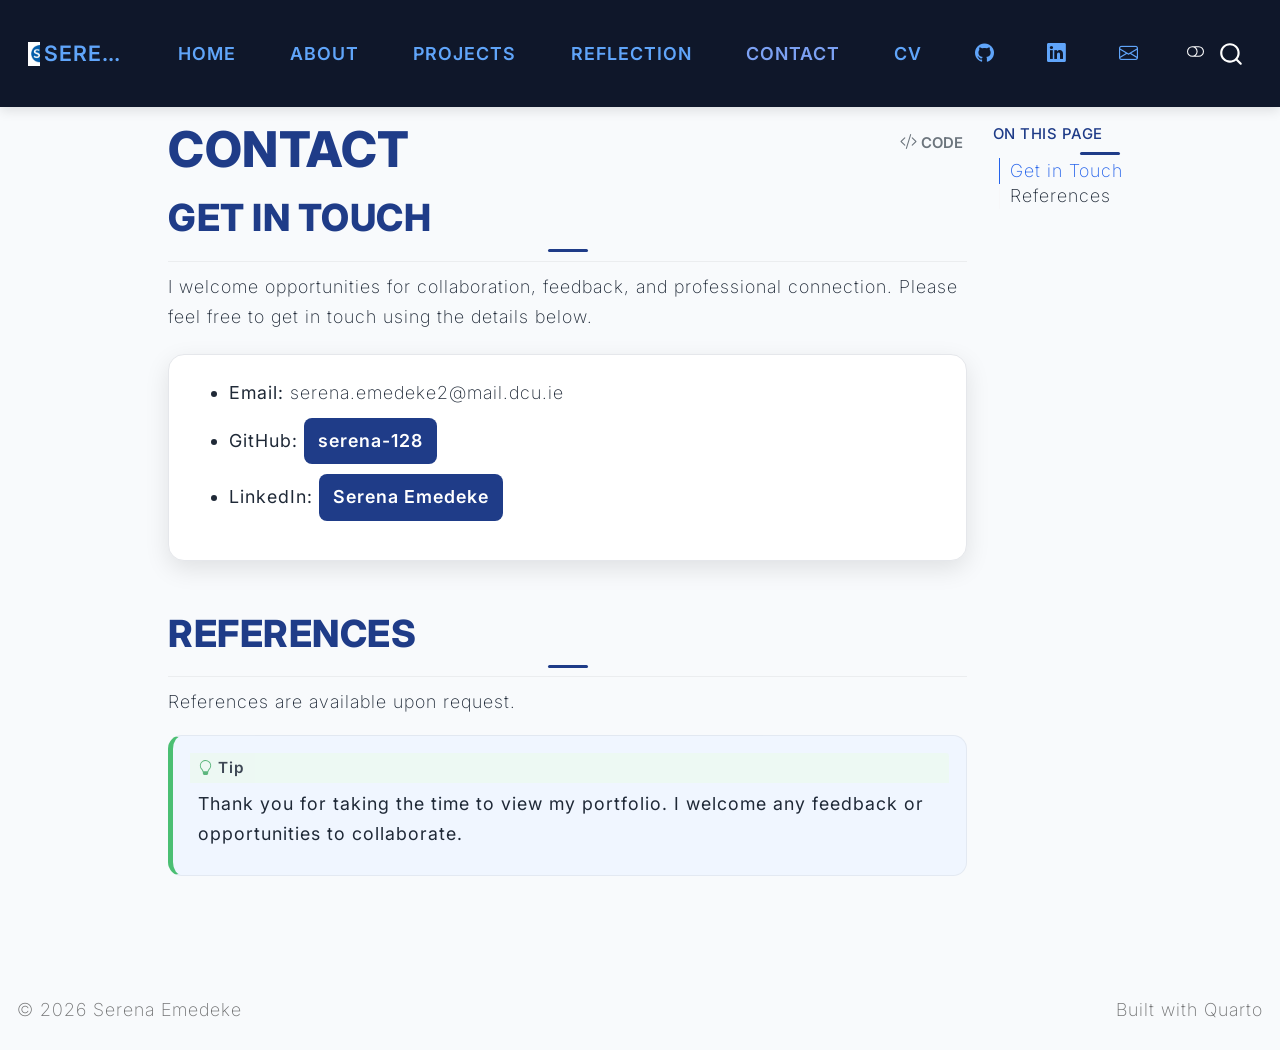
<file: docs/contact.html>
<!DOCTYPE html>
<html xmlns="http://www.w3.org/1999/xhtml" lang="en" xml:lang="en"><head>

<meta charset="utf-8">
<meta name="generator" content="quarto-1.8.27">

<meta name="viewport" content="width=device-width, initial-scale=1.0, user-scalable=yes">


<title>Contact – Serena Emedeke</title>
<style>
code{white-space: pre-wrap;}
span.smallcaps{font-variant: small-caps;}
div.columns{display: flex; gap: min(4vw, 1.5em);}
div.column{flex: auto; overflow-x: auto;}
div.hanging-indent{margin-left: 1.5em; text-indent: -1.5em;}
ul.task-list{list-style: none;}
ul.task-list li input[type="checkbox"] {
  width: 0.8em;
  margin: 0 0.8em 0.2em -1em; /* quarto-specific, see https://github.com/quarto-dev/quarto-cli/issues/4556 */ 
  vertical-align: middle;
}
/* CSS for syntax highlighting */
html { -webkit-text-size-adjust: 100%; }
pre > code.sourceCode { white-space: pre; position: relative; }
pre > code.sourceCode > span { display: inline-block; line-height: 1.25; }
pre > code.sourceCode > span:empty { height: 1.2em; }
.sourceCode { overflow: visible; }
code.sourceCode > span { color: inherit; text-decoration: inherit; }
div.sourceCode { margin: 1em 0; }
pre.sourceCode { margin: 0; }
@media screen {
div.sourceCode { overflow: auto; }
}
@media print {
pre > code.sourceCode { white-space: pre-wrap; }
pre > code.sourceCode > span { text-indent: -5em; padding-left: 5em; }
}
pre.numberSource code
  { counter-reset: source-line 0; }
pre.numberSource code > span
  { position: relative; left: -4em; counter-increment: source-line; }
pre.numberSource code > span > a:first-child::before
  { content: counter(source-line);
    position: relative; left: -1em; text-align: right; vertical-align: baseline;
    border: none; display: inline-block;
    -webkit-touch-callout: none; -webkit-user-select: none;
    -khtml-user-select: none; -moz-user-select: none;
    -ms-user-select: none; user-select: none;
    padding: 0 4px; width: 4em;
  }
pre.numberSource { margin-left: 3em;  padding-left: 4px; }
div.sourceCode
  {   }
@media screen {
pre > code.sourceCode > span > a:first-child::before { text-decoration: underline; }
}
</style>


<script src="site_libs/quarto-nav/quarto-nav.js"></script>
<script src="site_libs/quarto-nav/headroom.min.js"></script>
<script src="site_libs/clipboard/clipboard.min.js"></script>
<script src="site_libs/quarto-search/autocomplete.umd.js"></script>
<script src="site_libs/quarto-search/fuse.min.js"></script>
<script src="site_libs/quarto-search/quarto-search.js"></script>
<meta name="quarto:offset" content="./">
<link href="./images/logo.png" rel="icon" type="image/png">
<script src="site_libs/quarto-html/quarto.js" type="module"></script>
<script src="site_libs/quarto-html/tabsets/tabsets.js" type="module"></script>
<script src="site_libs/quarto-html/axe/axe-check.js" type="module"></script>
<script src="site_libs/quarto-html/popper.min.js"></script>
<script src="site_libs/quarto-html/tippy.umd.min.js"></script>
<script src="site_libs/quarto-html/anchor.min.js"></script>
<link href="site_libs/quarto-html/tippy.css" rel="stylesheet">
<link href="site_libs/quarto-html/quarto-syntax-highlighting-ed96de9b727972fe78a7b5d16c58bf87.css" rel="stylesheet" class="quarto-color-scheme" id="quarto-text-highlighting-styles">
<link href="site_libs/quarto-html/quarto-syntax-highlighting-dark-4d9afe2b8d18ee9fa5d0d57b5ed4214d.css" rel="stylesheet" class="quarto-color-scheme quarto-color-alternate" id="quarto-text-highlighting-styles">
<link href="site_libs/quarto-html/quarto-syntax-highlighting-ed96de9b727972fe78a7b5d16c58bf87.css" rel="stylesheet" class="quarto-color-scheme-extra" id="quarto-text-highlighting-styles">
<script src="site_libs/bootstrap/bootstrap.min.js"></script>
<link href="site_libs/bootstrap/bootstrap-icons.css" rel="stylesheet">
<link href="site_libs/bootstrap/bootstrap-16648780f8df1077efa94bd019fc6087.min.css" rel="stylesheet" append-hash="true" class="quarto-color-scheme" id="quarto-bootstrap" data-mode="light">
<link href="site_libs/bootstrap/bootstrap-dark-be318e0dc094d8a0d4ff06208a4b8432.min.css" rel="stylesheet" append-hash="true" class="quarto-color-scheme quarto-color-alternate" id="quarto-bootstrap" data-mode="light">
<link href="site_libs/bootstrap/bootstrap-16648780f8df1077efa94bd019fc6087.min.css" rel="stylesheet" append-hash="true" class="quarto-color-scheme-extra" id="quarto-bootstrap" data-mode="light">
<script id="quarto-search-options" type="application/json">{
  "location": "navbar",
  "copy-button": false,
  "collapse-after": 3,
  "panel-placement": "end",
  "type": "overlay",
  "limit": 50,
  "keyboard-shortcut": [
    "f",
    "/",
    "s"
  ],
  "show-item-context": false,
  "language": {
    "search-no-results-text": "No results",
    "search-matching-documents-text": "matching documents",
    "search-copy-link-title": "Copy link to search",
    "search-hide-matches-text": "Hide additional matches",
    "search-more-match-text": "more match in this document",
    "search-more-matches-text": "more matches in this document",
    "search-clear-button-title": "Clear",
    "search-text-placeholder": "",
    "search-detached-cancel-button-title": "Cancel",
    "search-submit-button-title": "Submit",
    "search-label": "Search"
  }
}</script>
<style>html{ scroll-behavior: smooth; }</style>


</head>

<body class="nav-fixed quarto-light"><script id="quarto-html-before-body" type="application/javascript">
    const toggleBodyColorMode = (bsSheetEl) => {
      const mode = bsSheetEl.getAttribute("data-mode");
      const bodyEl = window.document.querySelector("body");
      if (mode === "dark") {
        bodyEl.classList.add("quarto-dark");
        bodyEl.classList.remove("quarto-light");
      } else {
        bodyEl.classList.add("quarto-light");
        bodyEl.classList.remove("quarto-dark");
      }
    }
    const toggleBodyColorPrimary = () => {
      const bsSheetEl = window.document.querySelector("link#quarto-bootstrap:not([rel=disabled-stylesheet])");
      if (bsSheetEl) {
        toggleBodyColorMode(bsSheetEl);
      }
    }
    const setColorSchemeToggle = (alternate) => {
      const toggles = window.document.querySelectorAll('.quarto-color-scheme-toggle');
      for (let i=0; i < toggles.length; i++) {
        const toggle = toggles[i];
        if (toggle) {
          if (alternate) {
            toggle.classList.add("alternate");
          } else {
            toggle.classList.remove("alternate");
          }
        }
      }
    };
    const toggleColorMode = (alternate) => {
      // Switch the stylesheets
      const primaryStylesheets = window.document.querySelectorAll('link.quarto-color-scheme:not(.quarto-color-alternate)');
      const alternateStylesheets = window.document.querySelectorAll('link.quarto-color-scheme.quarto-color-alternate');
      manageTransitions('#quarto-margin-sidebar .nav-link', false);
      if (alternate) {
        // note: dark is layered on light, we don't disable primary!
        enableStylesheet(alternateStylesheets);
        for (const sheetNode of alternateStylesheets) {
          if (sheetNode.id === "quarto-bootstrap") {
            toggleBodyColorMode(sheetNode);
          }
        }
      } else {
        disableStylesheet(alternateStylesheets);
        enableStylesheet(primaryStylesheets)
        toggleBodyColorPrimary();
      }
      manageTransitions('#quarto-margin-sidebar .nav-link', true);
      // Switch the toggles
      setColorSchemeToggle(alternate)
      // Hack to workaround the fact that safari doesn't
      // properly recolor the scrollbar when toggling (#1455)
      if (navigator.userAgent.indexOf('Safari') > 0 && navigator.userAgent.indexOf('Chrome') == -1) {
        manageTransitions("body", false);
        window.scrollTo(0, 1);
        setTimeout(() => {
          window.scrollTo(0, 0);
          manageTransitions("body", true);
        }, 40);
      }
    }
    const disableStylesheet = (stylesheets) => {
      for (let i=0; i < stylesheets.length; i++) {
        const stylesheet = stylesheets[i];
        stylesheet.rel = 'disabled-stylesheet';
      }
    }
    const enableStylesheet = (stylesheets) => {
      for (let i=0; i < stylesheets.length; i++) {
        const stylesheet = stylesheets[i];
        if(stylesheet.rel !== 'stylesheet') { // for Chrome, which will still FOUC without this check
          stylesheet.rel = 'stylesheet';
        }
      }
    }
    const manageTransitions = (selector, allowTransitions) => {
      const els = window.document.querySelectorAll(selector);
      for (let i=0; i < els.length; i++) {
        const el = els[i];
        if (allowTransitions) {
          el.classList.remove('notransition');
        } else {
          el.classList.add('notransition');
        }
      }
    }
    const isFileUrl = () => {
      return window.location.protocol === 'file:';
    }
    const hasAlternateSentinel = () => {
      let styleSentinel = getColorSchemeSentinel();
      if (styleSentinel !== null) {
        return styleSentinel === "alternate";
      } else {
        return false;
      }
    }
    const setStyleSentinel = (alternate) => {
      const value = alternate ? "alternate" : "default";
      if (!isFileUrl()) {
        window.localStorage.setItem("quarto-color-scheme", value);
      } else {
        localAlternateSentinel = value;
      }
    }
    const getColorSchemeSentinel = () => {
      if (!isFileUrl()) {
        const storageValue = window.localStorage.getItem("quarto-color-scheme");
        return storageValue != null ? storageValue : localAlternateSentinel;
      } else {
        return localAlternateSentinel;
      }
    }
    const toggleGiscusIfUsed = (isAlternate, darkModeDefault) => {
      const baseTheme = document.querySelector('#giscus-base-theme')?.value ?? 'light';
      const alternateTheme = document.querySelector('#giscus-alt-theme')?.value ?? 'dark';
      let newTheme = '';
      if(authorPrefersDark) {
        newTheme = isAlternate ? baseTheme : alternateTheme;
      } else {
        newTheme = isAlternate ? alternateTheme : baseTheme;
      }
      const changeGiscusTheme = () => {
        // From: https://github.com/giscus/giscus/issues/336
        const sendMessage = (message) => {
          const iframe = document.querySelector('iframe.giscus-frame');
          if (!iframe) return;
          iframe.contentWindow.postMessage({ giscus: message }, 'https://giscus.app');
        }
        sendMessage({
          setConfig: {
            theme: newTheme
          }
        });
      }
      const isGiscussLoaded = window.document.querySelector('iframe.giscus-frame') !== null;
      if (isGiscussLoaded) {
        changeGiscusTheme();
      }
    };
    const authorPrefersDark = false;
    const darkModeDefault = authorPrefersDark;
      document.querySelector('link#quarto-text-highlighting-styles.quarto-color-scheme-extra').rel = 'disabled-stylesheet';
      document.querySelector('link#quarto-bootstrap.quarto-color-scheme-extra').rel = 'disabled-stylesheet';
    let localAlternateSentinel = darkModeDefault ? 'alternate' : 'default';
    // Dark / light mode switch
    window.quartoToggleColorScheme = () => {
      // Read the current dark / light value
      let toAlternate = !hasAlternateSentinel();
      toggleColorMode(toAlternate);
      setStyleSentinel(toAlternate);
      toggleGiscusIfUsed(toAlternate, darkModeDefault);
      window.dispatchEvent(new Event('resize'));
    };
    // Switch to dark mode if need be
    if (hasAlternateSentinel()) {
      toggleColorMode(true);
    } else {
      toggleColorMode(false);
    }
  </script>

<div id="quarto-search-results"></div>
  <header id="quarto-header" class="headroom fixed-top">
    <nav class="navbar navbar-expand-lg " data-bs-theme="dark">
      <div class="navbar-container container-fluid">
      <div class="navbar-brand-container mx-auto">
    <a href="./index.html" class="navbar-brand navbar-brand-logo">
    <img src="./images/logo.png" alt="" class="navbar-logo light-content">
    <img src="./images/logo.png" alt="" class="navbar-logo dark-content">
    </a>
    <a class="navbar-brand" href="./index.html">
    <span class="navbar-title">Serena Emedeke</span>
    </a>
  </div>
            <div id="quarto-search" class="" title="Search"></div>
          <button class="navbar-toggler" type="button" data-bs-toggle="collapse" data-bs-target="#navbarCollapse" aria-controls="navbarCollapse" role="menu" aria-expanded="false" aria-label="Toggle navigation" onclick="if (window.quartoToggleHeadroom) { window.quartoToggleHeadroom(); }">
  <span class="navbar-toggler-icon"></span>
</button>
          <div class="collapse navbar-collapse" id="navbarCollapse">
            <ul class="navbar-nav navbar-nav-scroll me-auto">
  <li class="nav-item">
    <a class="nav-link" href="./index.html"> 
<span class="menu-text">Home</span></a>
  </li>  
  <li class="nav-item">
    <a class="nav-link" href="./about.html"> 
<span class="menu-text">About</span></a>
  </li>  
  <li class="nav-item">
    <a class="nav-link" href="./projects/index.html"> 
<span class="menu-text">Projects</span></a>
  </li>  
  <li class="nav-item">
    <a class="nav-link" href="./reflection.html"> 
<span class="menu-text">Reflection</span></a>
  </li>  
  <li class="nav-item">
    <a class="nav-link active" href="./contact.html" aria-current="page"> 
<span class="menu-text">Contact</span></a>
  </li>  
</ul>
            <ul class="navbar-nav navbar-nav-scroll ms-auto">
  <li class="nav-item">
    <a class="nav-link" href="./cv/Serena_Emedeke_CV.pdf" target="_blank"> 
<span class="menu-text">CV</span></a>
  </li>  
  <li class="nav-item compact">
    <a class="nav-link" href="https://github.com/serena-128" target="_blank"> <i class="bi bi-github" role="img">
</i> 
<span class="menu-text"></span></a>
  </li>  
  <li class="nav-item compact">
    <a class="nav-link" href="https://www.linkedin.com/in/serena-e-606aa122a/" target="_blank"> <i class="bi bi-linkedin" role="img">
</i> 
<span class="menu-text"></span></a>
  </li>  
  <li class="nav-item compact">
    <a class="nav-link" href="mailto:serena.emedeke2@mail.dcu.ie"> <i class="bi bi-envelope" role="img">
</i> 
<span class="menu-text"></span></a>
  </li>  
</ul>
          </div> <!-- /navcollapse -->
            <div class="quarto-navbar-tools">
  <a href="" class="quarto-color-scheme-toggle quarto-navigation-tool  px-1" onclick="window.quartoToggleColorScheme(); return false;" title="Toggle dark mode"><i class="bi"></i></a>
</div>
      </div> <!-- /container-fluid -->
    </nav>
</header>
<!-- content -->
<div id="quarto-content" class="quarto-container page-columns page-rows-contents page-layout-article page-navbar">
<!-- sidebar -->
<!-- margin-sidebar -->
    <div id="quarto-margin-sidebar" class="sidebar margin-sidebar">
        <nav id="TOC" role="doc-toc" class="toc-active">
    <h2 id="toc-title">On this page</h2>
   
  <ul>
  <li><a href="#get-in-touch" id="toc-get-in-touch" class="nav-link active" data-scroll-target="#get-in-touch">Get in Touch</a></li>
  <li><a href="#references" id="toc-references" class="nav-link" data-scroll-target="#references">References</a></li>
  </ul>
</nav>
    </div>
<!-- main -->
<main class="content" id="quarto-document-content">


<header id="title-block-header" class="quarto-title-block default">
<div class="quarto-title">
<div class="quarto-title-block"><div><h1 class="title">Contact</h1><button type="button" class="btn code-tools-button" id="quarto-code-tools-source"><i class="bi"></i> Code</button></div></div>
</div>



<div class="quarto-title-meta">

    
  
    
  </div>
  


</header>


<section id="get-in-touch" class="level2">
<h2 class="anchored" data-anchor-id="get-in-touch">Get in Touch</h2>
<p>I welcome opportunities for collaboration, feedback, and professional connection. Please feel free to get in touch using the details below.</p>
<div class="section-card">
<ul>
<li><strong>Email:</strong> serena.emedeke2@mail.dcu.ie<br>
</li>
<li><strong>GitHub:</strong> <a href="https://github.com/serena-128">serena-128</a><br>
</li>
<li><strong>LinkedIn:</strong> <a href="https://www.linkedin.com/in/serena-e-606aa122a/">Serena Emedeke</a></li>
</ul>
</div>
</section>
<section id="references" class="level2">
<h2 class="anchored" data-anchor-id="references">References</h2>
<p>References are available upon request.</p>
<div class="callout callout-style-default callout-tip callout-titled">
<div class="callout-header d-flex align-content-center">
<div class="callout-icon-container">
<i class="callout-icon"></i>
</div>
<div class="callout-title-container flex-fill">
Tip
</div>
</div>
<div class="callout-body-container callout-body">
<p>Thank you for taking the time to view my portfolio. I welcome any feedback or opportunities to collaborate.</p>
</div>
</div>


<!-- -->

</section>

</main> <!-- /main -->
<script id="quarto-html-after-body" type="application/javascript">
  window.document.addEventListener("DOMContentLoaded", function (event) {
    // Ensure there is a toggle, if there isn't float one in the top right
    if (window.document.querySelector('.quarto-color-scheme-toggle') === null) {
      const a = window.document.createElement('a');
      a.classList.add('top-right');
      a.classList.add('quarto-color-scheme-toggle');
      a.href = "";
      a.onclick = function() { try { window.quartoToggleColorScheme(); } catch {} return false; };
      const i = window.document.createElement("i");
      i.classList.add('bi');
      a.appendChild(i);
      window.document.body.appendChild(a);
    }
    setColorSchemeToggle(hasAlternateSentinel())
    const icon = "";
    const anchorJS = new window.AnchorJS();
    anchorJS.options = {
      placement: 'right',
      icon: icon
    };
    anchorJS.add('.anchored');
    const isCodeAnnotation = (el) => {
      for (const clz of el.classList) {
        if (clz.startsWith('code-annotation-')) {                     
          return true;
        }
      }
      return false;
    }
    const onCopySuccess = function(e) {
      // button target
      const button = e.trigger;
      // don't keep focus
      button.blur();
      // flash "checked"
      button.classList.add('code-copy-button-checked');
      var currentTitle = button.getAttribute("title");
      button.setAttribute("title", "Copied!");
      let tooltip;
      if (window.bootstrap) {
        button.setAttribute("data-bs-toggle", "tooltip");
        button.setAttribute("data-bs-placement", "left");
        button.setAttribute("data-bs-title", "Copied!");
        tooltip = new bootstrap.Tooltip(button, 
          { trigger: "manual", 
            customClass: "code-copy-button-tooltip",
            offset: [0, -8]});
        tooltip.show();    
      }
      setTimeout(function() {
        if (tooltip) {
          tooltip.hide();
          button.removeAttribute("data-bs-title");
          button.removeAttribute("data-bs-toggle");
          button.removeAttribute("data-bs-placement");
        }
        button.setAttribute("title", currentTitle);
        button.classList.remove('code-copy-button-checked');
      }, 1000);
      // clear code selection
      e.clearSelection();
    }
    const getTextToCopy = function(trigger) {
      const outerScaffold = trigger.parentElement.cloneNode(true);
      const codeEl = outerScaffold.querySelector('code');
      for (const childEl of codeEl.children) {
        if (isCodeAnnotation(childEl)) {
          childEl.remove();
        }
      }
      return codeEl.innerText;
    }
    const clipboard = new window.ClipboardJS('.code-copy-button:not([data-in-quarto-modal])', {
      text: getTextToCopy
    });
    clipboard.on('success', onCopySuccess);
    if (window.document.getElementById('quarto-embedded-source-code-modal')) {
      const clipboardModal = new window.ClipboardJS('.code-copy-button[data-in-quarto-modal]', {
        text: getTextToCopy,
        container: window.document.getElementById('quarto-embedded-source-code-modal')
      });
      clipboardModal.on('success', onCopySuccess);
    }
    const viewSource = window.document.getElementById('quarto-view-source') ||
                       window.document.getElementById('quarto-code-tools-source');
    if (viewSource) {
      const sourceUrl = viewSource.getAttribute("data-quarto-source-url");
      viewSource.addEventListener("click", function(e) {
        if (sourceUrl) {
          // rstudio viewer pane
          if (/\bcapabilities=\b/.test(window.location)) {
            window.open(sourceUrl);
          } else {
            window.location.href = sourceUrl;
          }
        } else {
          const modal = new bootstrap.Modal(document.getElementById('quarto-embedded-source-code-modal'));
          modal.show();
        }
        return false;
      });
    }
    function toggleCodeHandler(show) {
      return function(e) {
        const detailsSrc = window.document.querySelectorAll(".cell > details > .sourceCode");
        for (let i=0; i<detailsSrc.length; i++) {
          const details = detailsSrc[i].parentElement;
          if (show) {
            details.open = true;
          } else {
            details.removeAttribute("open");
          }
        }
        const cellCodeDivs = window.document.querySelectorAll(".cell > .sourceCode");
        const fromCls = show ? "hidden" : "unhidden";
        const toCls = show ? "unhidden" : "hidden";
        for (let i=0; i<cellCodeDivs.length; i++) {
          const codeDiv = cellCodeDivs[i];
          if (codeDiv.classList.contains(fromCls)) {
            codeDiv.classList.remove(fromCls);
            codeDiv.classList.add(toCls);
          } 
        }
        return false;
      }
    }
    const hideAllCode = window.document.getElementById("quarto-hide-all-code");
    if (hideAllCode) {
      hideAllCode.addEventListener("click", toggleCodeHandler(false));
    }
    const showAllCode = window.document.getElementById("quarto-show-all-code");
    if (showAllCode) {
      showAllCode.addEventListener("click", toggleCodeHandler(true));
    }
      var localhostRegex = new RegExp(/^(?:http|https):\/\/localhost\:?[0-9]*\//);
      var mailtoRegex = new RegExp(/^mailto:/);
        var filterRegex = new RegExp('/' + window.location.host + '/');
      var isInternal = (href) => {
          return filterRegex.test(href) || localhostRegex.test(href) || mailtoRegex.test(href);
      }
      // Inspect non-navigation links and adorn them if external
     var links = window.document.querySelectorAll('a[href]:not(.nav-link):not(.navbar-brand):not(.toc-action):not(.sidebar-link):not(.sidebar-item-toggle):not(.pagination-link):not(.no-external):not([aria-hidden]):not(.dropdown-item):not(.quarto-navigation-tool):not(.about-link)');
      for (var i=0; i<links.length; i++) {
        const link = links[i];
        if (!isInternal(link.href)) {
          // undo the damage that might have been done by quarto-nav.js in the case of
          // links that we want to consider external
          if (link.dataset.originalHref !== undefined) {
            link.href = link.dataset.originalHref;
          }
        }
      }
    function tippyHover(el, contentFn, onTriggerFn, onUntriggerFn) {
      const config = {
        allowHTML: true,
        maxWidth: 500,
        delay: 100,
        arrow: false,
        appendTo: function(el) {
            return el.parentElement;
        },
        interactive: true,
        interactiveBorder: 10,
        theme: 'quarto',
        placement: 'bottom-start',
      };
      if (contentFn) {
        config.content = contentFn;
      }
      if (onTriggerFn) {
        config.onTrigger = onTriggerFn;
      }
      if (onUntriggerFn) {
        config.onUntrigger = onUntriggerFn;
      }
      window.tippy(el, config); 
    }
    const noterefs = window.document.querySelectorAll('a[role="doc-noteref"]');
    for (var i=0; i<noterefs.length; i++) {
      const ref = noterefs[i];
      tippyHover(ref, function() {
        // use id or data attribute instead here
        let href = ref.getAttribute('data-footnote-href') || ref.getAttribute('href');
        try { href = new URL(href).hash; } catch {}
        const id = href.replace(/^#\/?/, "");
        const note = window.document.getElementById(id);
        if (note) {
          return note.innerHTML;
        } else {
          return "";
        }
      });
    }
    const xrefs = window.document.querySelectorAll('a.quarto-xref');
    const processXRef = (id, note) => {
      // Strip column container classes
      const stripColumnClz = (el) => {
        el.classList.remove("page-full", "page-columns");
        if (el.children) {
          for (const child of el.children) {
            stripColumnClz(child);
          }
        }
      }
      stripColumnClz(note)
      if (id === null || id.startsWith('sec-')) {
        // Special case sections, only their first couple elements
        const container = document.createElement("div");
        if (note.children && note.children.length > 2) {
          container.appendChild(note.children[0].cloneNode(true));
          for (let i = 1; i < note.children.length; i++) {
            const child = note.children[i];
            if (child.tagName === "P" && child.innerText === "") {
              continue;
            } else {
              container.appendChild(child.cloneNode(true));
              break;
            }
          }
          if (window.Quarto?.typesetMath) {
            window.Quarto.typesetMath(container);
          }
          return container.innerHTML
        } else {
          if (window.Quarto?.typesetMath) {
            window.Quarto.typesetMath(note);
          }
          return note.innerHTML;
        }
      } else {
        // Remove any anchor links if they are present
        const anchorLink = note.querySelector('a.anchorjs-link');
        if (anchorLink) {
          anchorLink.remove();
        }
        if (window.Quarto?.typesetMath) {
          window.Quarto.typesetMath(note);
        }
        if (note.classList.contains("callout")) {
          return note.outerHTML;
        } else {
          return note.innerHTML;
        }
      }
    }
    for (var i=0; i<xrefs.length; i++) {
      const xref = xrefs[i];
      tippyHover(xref, undefined, function(instance) {
        instance.disable();
        let url = xref.getAttribute('href');
        let hash = undefined; 
        if (url.startsWith('#')) {
          hash = url;
        } else {
          try { hash = new URL(url).hash; } catch {}
        }
        if (hash) {
          const id = hash.replace(/^#\/?/, "");
          const note = window.document.getElementById(id);
          if (note !== null) {
            try {
              const html = processXRef(id, note.cloneNode(true));
              instance.setContent(html);
            } finally {
              instance.enable();
              instance.show();
            }
          } else {
            // See if we can fetch this
            fetch(url.split('#')[0])
            .then(res => res.text())
            .then(html => {
              const parser = new DOMParser();
              const htmlDoc = parser.parseFromString(html, "text/html");
              const note = htmlDoc.getElementById(id);
              if (note !== null) {
                const html = processXRef(id, note);
                instance.setContent(html);
              } 
            }).finally(() => {
              instance.enable();
              instance.show();
            });
          }
        } else {
          // See if we can fetch a full url (with no hash to target)
          // This is a special case and we should probably do some content thinning / targeting
          fetch(url)
          .then(res => res.text())
          .then(html => {
            const parser = new DOMParser();
            const htmlDoc = parser.parseFromString(html, "text/html");
            const note = htmlDoc.querySelector('main.content');
            if (note !== null) {
              // This should only happen for chapter cross references
              // (since there is no id in the URL)
              // remove the first header
              if (note.children.length > 0 && note.children[0].tagName === "HEADER") {
                note.children[0].remove();
              }
              const html = processXRef(null, note);
              instance.setContent(html);
            } 
          }).finally(() => {
            instance.enable();
            instance.show();
          });
        }
      }, function(instance) {
      });
    }
        let selectedAnnoteEl;
        const selectorForAnnotation = ( cell, annotation) => {
          let cellAttr = 'data-code-cell="' + cell + '"';
          let lineAttr = 'data-code-annotation="' +  annotation + '"';
          const selector = 'span[' + cellAttr + '][' + lineAttr + ']';
          return selector;
        }
        const selectCodeLines = (annoteEl) => {
          const doc = window.document;
          const targetCell = annoteEl.getAttribute("data-target-cell");
          const targetAnnotation = annoteEl.getAttribute("data-target-annotation");
          const annoteSpan = window.document.querySelector(selectorForAnnotation(targetCell, targetAnnotation));
          const lines = annoteSpan.getAttribute("data-code-lines").split(",");
          const lineIds = lines.map((line) => {
            return targetCell + "-" + line;
          })
          let top = null;
          let height = null;
          let parent = null;
          if (lineIds.length > 0) {
              //compute the position of the single el (top and bottom and make a div)
              const el = window.document.getElementById(lineIds[0]);
              top = el.offsetTop;
              height = el.offsetHeight;
              parent = el.parentElement.parentElement;
            if (lineIds.length > 1) {
              const lastEl = window.document.getElementById(lineIds[lineIds.length - 1]);
              const bottom = lastEl.offsetTop + lastEl.offsetHeight;
              height = bottom - top;
            }
            if (top !== null && height !== null && parent !== null) {
              // cook up a div (if necessary) and position it 
              let div = window.document.getElementById("code-annotation-line-highlight");
              if (div === null) {
                div = window.document.createElement("div");
                div.setAttribute("id", "code-annotation-line-highlight");
                div.style.position = 'absolute';
                parent.appendChild(div);
              }
              div.style.top = top - 2 + "px";
              div.style.height = height + 4 + "px";
              div.style.left = 0;
              let gutterDiv = window.document.getElementById("code-annotation-line-highlight-gutter");
              if (gutterDiv === null) {
                gutterDiv = window.document.createElement("div");
                gutterDiv.setAttribute("id", "code-annotation-line-highlight-gutter");
                gutterDiv.style.position = 'absolute';
                const codeCell = window.document.getElementById(targetCell);
                const gutter = codeCell.querySelector('.code-annotation-gutter');
                gutter.appendChild(gutterDiv);
              }
              gutterDiv.style.top = top - 2 + "px";
              gutterDiv.style.height = height + 4 + "px";
            }
            selectedAnnoteEl = annoteEl;
          }
        };
        const unselectCodeLines = () => {
          const elementsIds = ["code-annotation-line-highlight", "code-annotation-line-highlight-gutter"];
          elementsIds.forEach((elId) => {
            const div = window.document.getElementById(elId);
            if (div) {
              div.remove();
            }
          });
          selectedAnnoteEl = undefined;
        };
          // Handle positioning of the toggle
      window.addEventListener(
        "resize",
        throttle(() => {
          elRect = undefined;
          if (selectedAnnoteEl) {
            selectCodeLines(selectedAnnoteEl);
          }
        }, 10)
      );
      function throttle(fn, ms) {
      let throttle = false;
      let timer;
        return (...args) => {
          if(!throttle) { // first call gets through
              fn.apply(this, args);
              throttle = true;
          } else { // all the others get throttled
              if(timer) clearTimeout(timer); // cancel #2
              timer = setTimeout(() => {
                fn.apply(this, args);
                timer = throttle = false;
              }, ms);
          }
        };
      }
        // Attach click handler to the DT
        const annoteDls = window.document.querySelectorAll('dt[data-target-cell]');
        for (const annoteDlNode of annoteDls) {
          annoteDlNode.addEventListener('click', (event) => {
            const clickedEl = event.target;
            if (clickedEl !== selectedAnnoteEl) {
              unselectCodeLines();
              const activeEl = window.document.querySelector('dt[data-target-cell].code-annotation-active');
              if (activeEl) {
                activeEl.classList.remove('code-annotation-active');
              }
              selectCodeLines(clickedEl);
              clickedEl.classList.add('code-annotation-active');
            } else {
              // Unselect the line
              unselectCodeLines();
              clickedEl.classList.remove('code-annotation-active');
            }
          });
        }
    const findCites = (el) => {
      const parentEl = el.parentElement;
      if (parentEl) {
        const cites = parentEl.dataset.cites;
        if (cites) {
          return {
            el,
            cites: cites.split(' ')
          };
        } else {
          return findCites(el.parentElement)
        }
      } else {
        return undefined;
      }
    };
    var bibliorefs = window.document.querySelectorAll('a[role="doc-biblioref"]');
    for (var i=0; i<bibliorefs.length; i++) {
      const ref = bibliorefs[i];
      const citeInfo = findCites(ref);
      if (citeInfo) {
        tippyHover(citeInfo.el, function() {
          var popup = window.document.createElement('div');
          citeInfo.cites.forEach(function(cite) {
            var citeDiv = window.document.createElement('div');
            citeDiv.classList.add('hanging-indent');
            citeDiv.classList.add('csl-entry');
            var biblioDiv = window.document.getElementById('ref-' + cite);
            if (biblioDiv) {
              citeDiv.innerHTML = biblioDiv.innerHTML;
            }
            popup.appendChild(citeDiv);
          });
          return popup.innerHTML;
        });
      }
    }
  });
  </script><div class="modal fade" id="quarto-embedded-source-code-modal" tabindex="-1" aria-labelledby="quarto-embedded-source-code-modal-label" aria-hidden="true"><div class="modal-dialog modal-dialog-scrollable"><div class="modal-content"><div class="modal-header"><h5 class="modal-title" id="quarto-embedded-source-code-modal-label">Source Code</h5><button class="btn-close" data-bs-dismiss="modal"></button></div><div class="modal-body"><div class="">
<div class="code-copy-outer-scaffold"><div class="sourceCode" id="cb1" data-shortcodes="false"><pre class="sourceCode markdown code-with-copy"><code class="sourceCode markdown"><span id="cb1-1"><a href="#cb1-1" aria-hidden="true" tabindex="-1"></a><span class="co">---</span></span>
<span id="cb1-2"><a href="#cb1-2" aria-hidden="true" tabindex="-1"></a><span class="an">title:</span><span class="co"> "Contact"</span></span>
<span id="cb1-3"><a href="#cb1-3" aria-hidden="true" tabindex="-1"></a><span class="co">---</span></span>
<span id="cb1-4"><a href="#cb1-4" aria-hidden="true" tabindex="-1"></a></span>
<span id="cb1-5"><a href="#cb1-5" aria-hidden="true" tabindex="-1"></a><span class="fu">## Get in Touch</span></span>
<span id="cb1-6"><a href="#cb1-6" aria-hidden="true" tabindex="-1"></a></span>
<span id="cb1-7"><a href="#cb1-7" aria-hidden="true" tabindex="-1"></a>I welcome opportunities for collaboration, feedback, and professional connection. Please feel free to get in touch using the details below.</span>
<span id="cb1-8"><a href="#cb1-8" aria-hidden="true" tabindex="-1"></a></span>
<span id="cb1-9"><a href="#cb1-9" aria-hidden="true" tabindex="-1"></a>::: {.section-card}</span>
<span id="cb1-10"><a href="#cb1-10" aria-hidden="true" tabindex="-1"></a></span>
<span id="cb1-11"><a href="#cb1-11" aria-hidden="true" tabindex="-1"></a><span class="ss">- </span>**Email:** serena.emedeke2@mail.dcu.ie  </span>
<span id="cb1-12"><a href="#cb1-12" aria-hidden="true" tabindex="-1"></a><span class="ss">- </span>**GitHub:** <span class="co">[</span><span class="ot">serena-128</span><span class="co">](https://github.com/serena-128)</span>  </span>
<span id="cb1-13"><a href="#cb1-13" aria-hidden="true" tabindex="-1"></a><span class="ss">- </span>**LinkedIn:** <span class="co">[</span><span class="ot">Serena Emedeke</span><span class="co">](https://www.linkedin.com/in/serena-e-606aa122a/)</span>  </span>
<span id="cb1-14"><a href="#cb1-14" aria-hidden="true" tabindex="-1"></a></span>
<span id="cb1-15"><a href="#cb1-15" aria-hidden="true" tabindex="-1"></a>:::</span>
<span id="cb1-16"><a href="#cb1-16" aria-hidden="true" tabindex="-1"></a></span>
<span id="cb1-17"><a href="#cb1-17" aria-hidden="true" tabindex="-1"></a><span class="fu">## References</span></span>
<span id="cb1-18"><a href="#cb1-18" aria-hidden="true" tabindex="-1"></a></span>
<span id="cb1-19"><a href="#cb1-19" aria-hidden="true" tabindex="-1"></a>References are available upon request.</span>
<span id="cb1-20"><a href="#cb1-20" aria-hidden="true" tabindex="-1"></a></span>
<span id="cb1-21"><a href="#cb1-21" aria-hidden="true" tabindex="-1"></a>::: {.callout-tip}</span>
<span id="cb1-22"><a href="#cb1-22" aria-hidden="true" tabindex="-1"></a>Thank you for taking the time to view my portfolio. I welcome any feedback or opportunities to collaborate.</span>
<span id="cb1-23"><a href="#cb1-23" aria-hidden="true" tabindex="-1"></a>:::</span></code></pre></div><button title="Copy to Clipboard" class="code-copy-button" data-in-quarto-modal=""><i class="bi"></i></button></div>
</div></div></div></div></div>
</div> <!-- /content -->
<footer class="footer">
  <div class="nav-footer">
    <div class="nav-footer-left">
<p>© 2026 Serena Emedeke</p>
</div>   
    <div class="nav-footer-center">
      &nbsp;
    </div>
    <div class="nav-footer-right">
<p>Built with Quarto</p>
</div>
  </div>
</footer>




<script src="site_libs/quarto-html/zenscroll-min.js"></script>
</body></html>
</file>
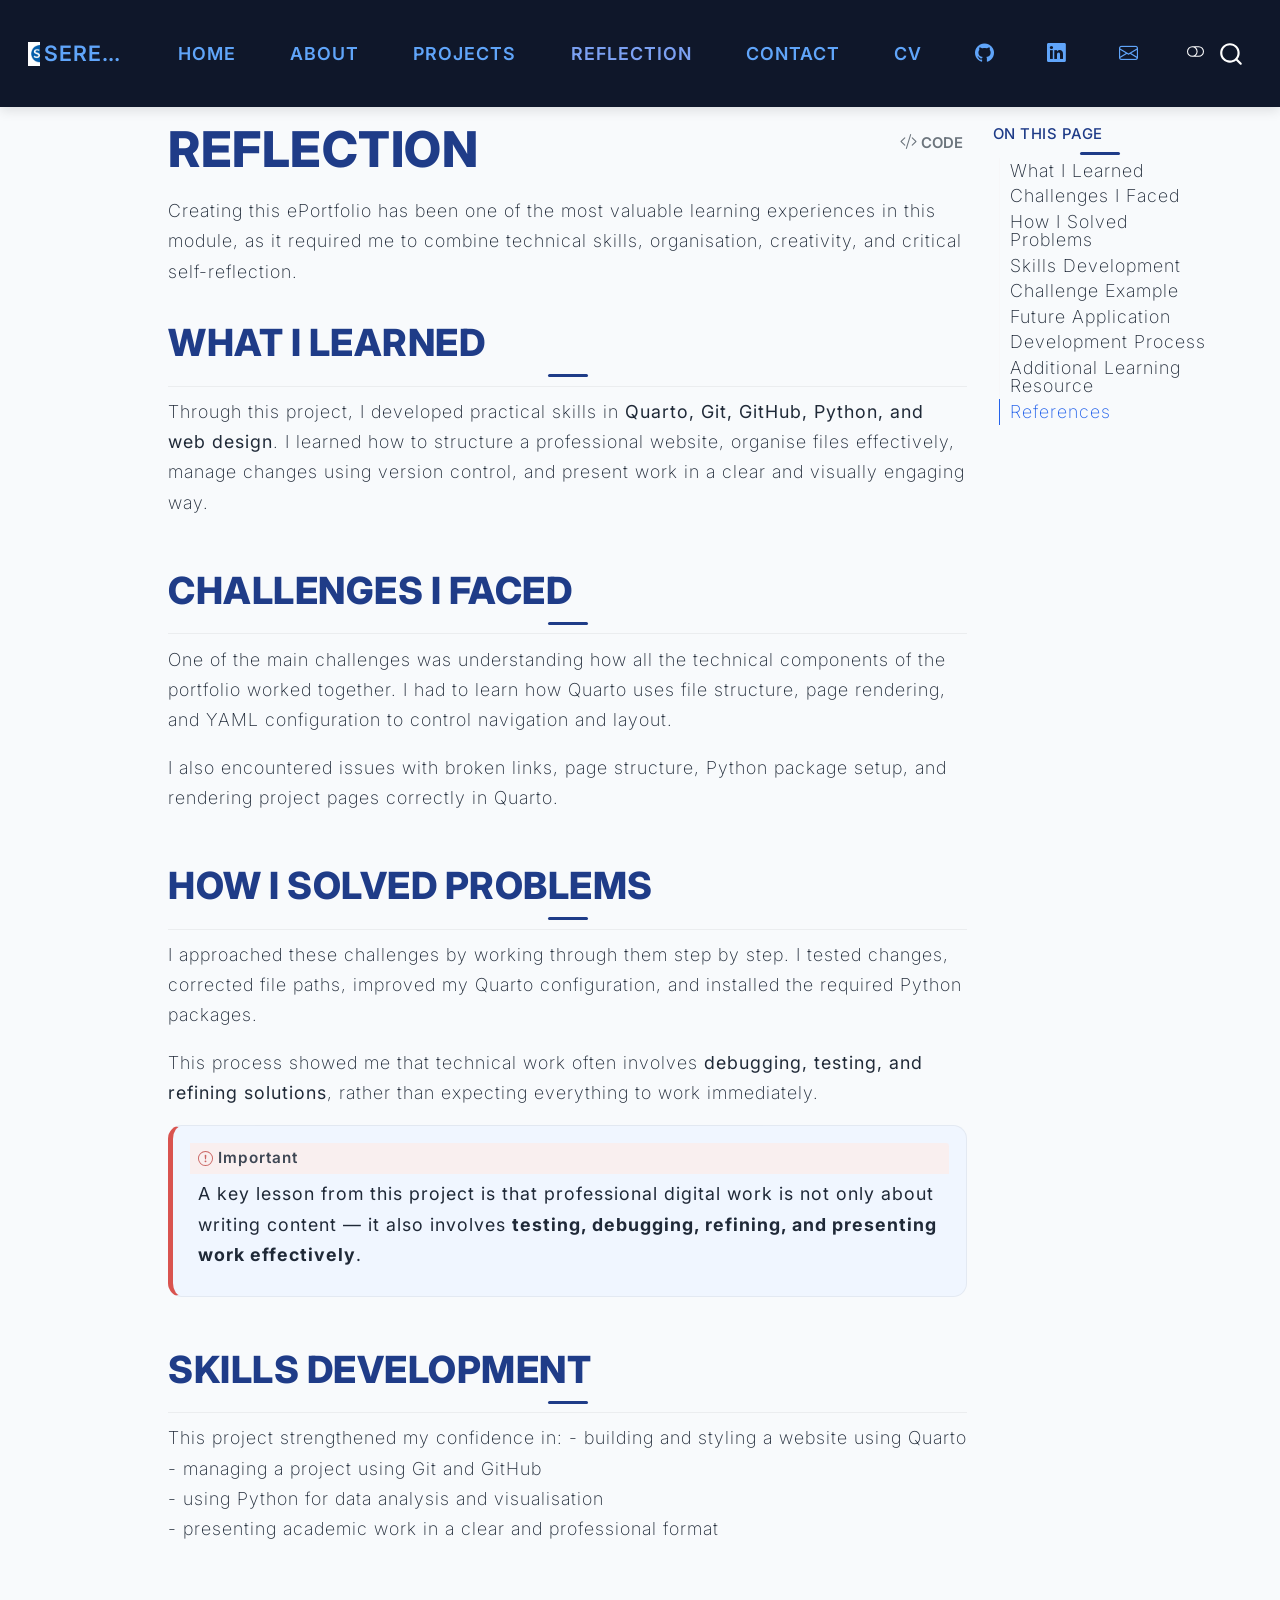
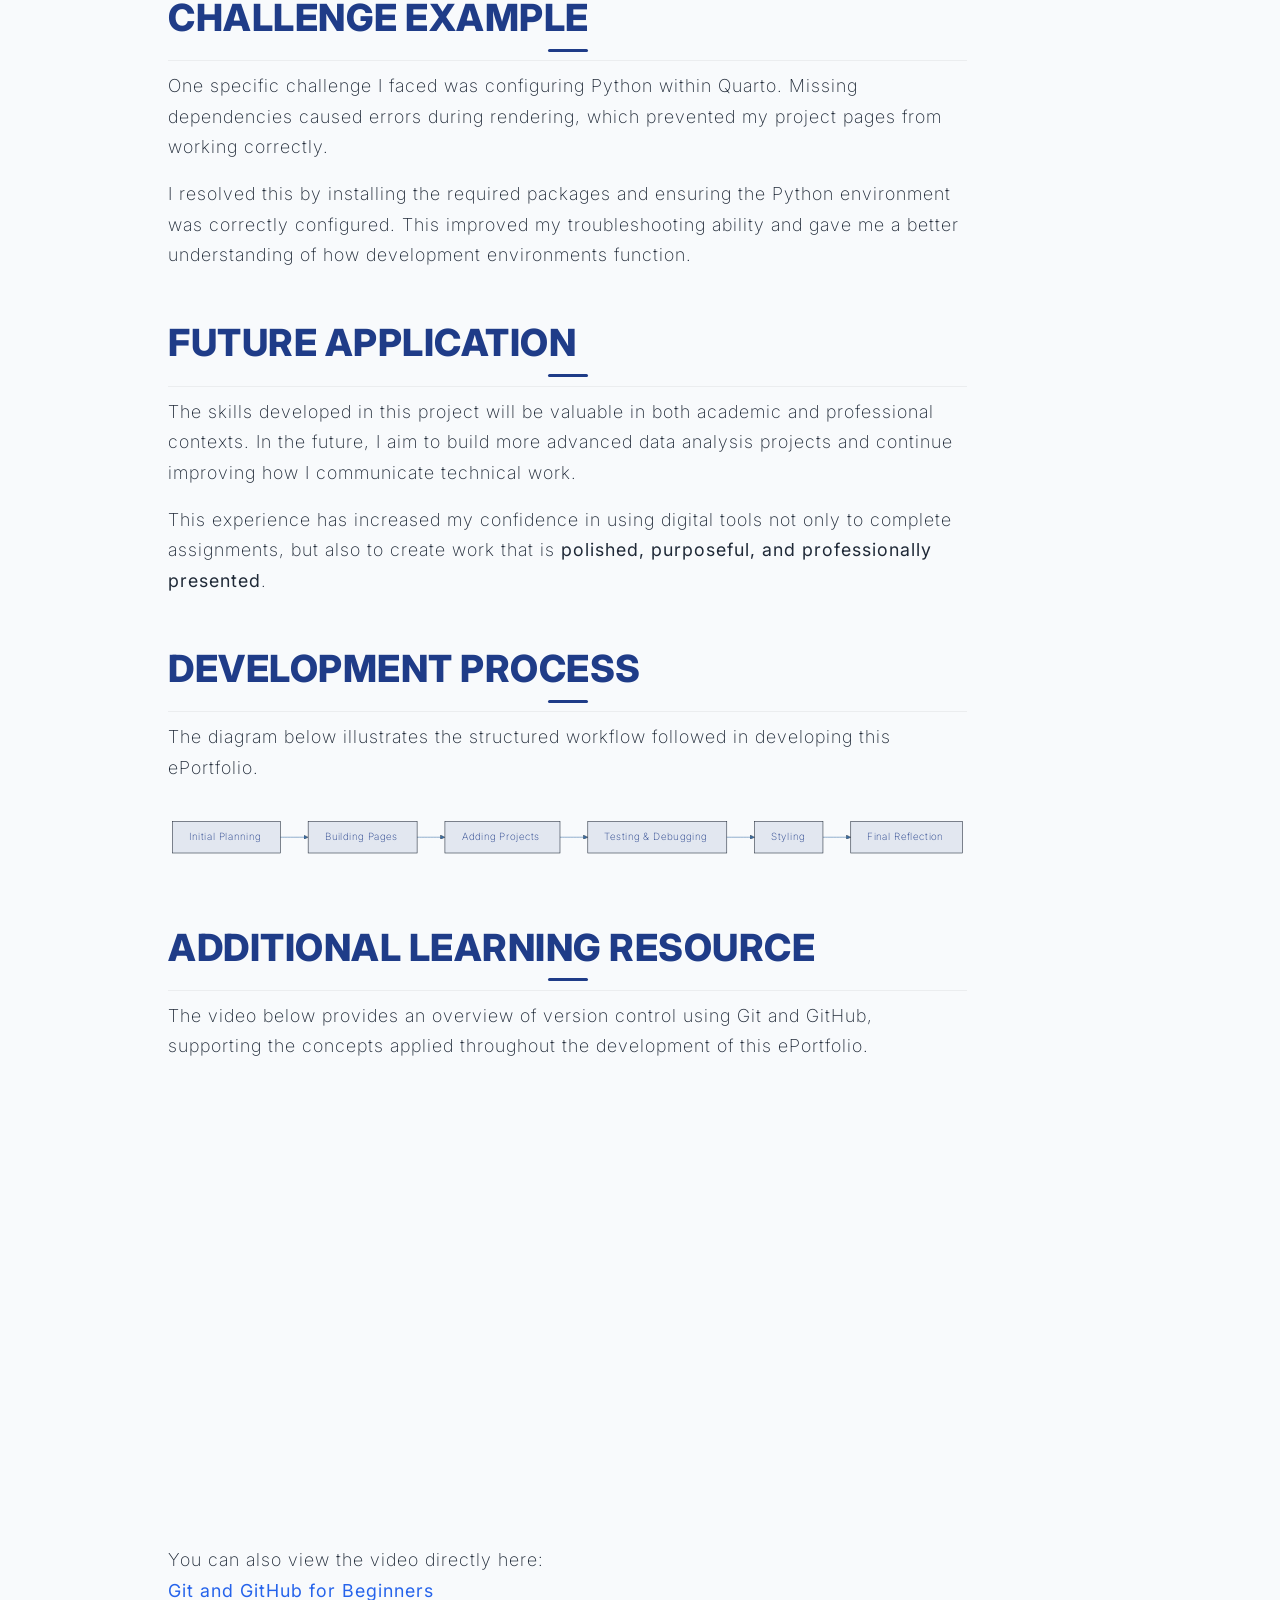
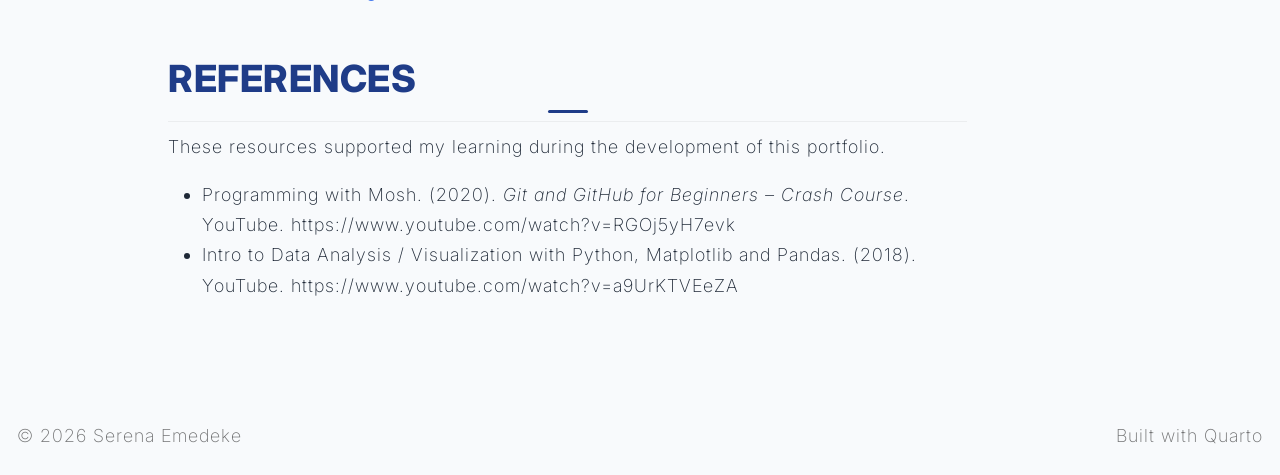
<file: docs/reflection.html>
<!DOCTYPE html>
<html xmlns="http://www.w3.org/1999/xhtml" lang="en" xml:lang="en"><head>

<meta charset="utf-8">
<meta name="generator" content="quarto-1.8.27">

<meta name="viewport" content="width=device-width, initial-scale=1.0, user-scalable=yes">


<title>Reflection – Serena Emedeke</title>
<style>
code{white-space: pre-wrap;}
span.smallcaps{font-variant: small-caps;}
div.columns{display: flex; gap: min(4vw, 1.5em);}
div.column{flex: auto; overflow-x: auto;}
div.hanging-indent{margin-left: 1.5em; text-indent: -1.5em;}
ul.task-list{list-style: none;}
ul.task-list li input[type="checkbox"] {
  width: 0.8em;
  margin: 0 0.8em 0.2em -1em; /* quarto-specific, see https://github.com/quarto-dev/quarto-cli/issues/4556 */ 
  vertical-align: middle;
}
/* CSS for syntax highlighting */
html { -webkit-text-size-adjust: 100%; }
pre > code.sourceCode { white-space: pre; position: relative; }
pre > code.sourceCode > span { display: inline-block; line-height: 1.25; }
pre > code.sourceCode > span:empty { height: 1.2em; }
.sourceCode { overflow: visible; }
code.sourceCode > span { color: inherit; text-decoration: inherit; }
div.sourceCode { margin: 1em 0; }
pre.sourceCode { margin: 0; }
@media screen {
div.sourceCode { overflow: auto; }
}
@media print {
pre > code.sourceCode { white-space: pre-wrap; }
pre > code.sourceCode > span { text-indent: -5em; padding-left: 5em; }
}
pre.numberSource code
  { counter-reset: source-line 0; }
pre.numberSource code > span
  { position: relative; left: -4em; counter-increment: source-line; }
pre.numberSource code > span > a:first-child::before
  { content: counter(source-line);
    position: relative; left: -1em; text-align: right; vertical-align: baseline;
    border: none; display: inline-block;
    -webkit-touch-callout: none; -webkit-user-select: none;
    -khtml-user-select: none; -moz-user-select: none;
    -ms-user-select: none; user-select: none;
    padding: 0 4px; width: 4em;
  }
pre.numberSource { margin-left: 3em;  padding-left: 4px; }
div.sourceCode
  {   }
@media screen {
pre > code.sourceCode > span > a:first-child::before { text-decoration: underline; }
}
</style>


<script src="site_libs/quarto-nav/quarto-nav.js"></script>
<script src="site_libs/quarto-nav/headroom.min.js"></script>
<script src="site_libs/clipboard/clipboard.min.js"></script>
<script src="site_libs/quarto-search/autocomplete.umd.js"></script>
<script src="site_libs/quarto-search/fuse.min.js"></script>
<script src="site_libs/quarto-search/quarto-search.js"></script>
<meta name="quarto:offset" content="./">
<link href="./images/logo.png" rel="icon" type="image/png">
<script src="site_libs/quarto-html/quarto.js" type="module"></script>
<script src="site_libs/quarto-html/tabsets/tabsets.js" type="module"></script>
<script src="site_libs/quarto-html/axe/axe-check.js" type="module"></script>
<script src="site_libs/quarto-html/popper.min.js"></script>
<script src="site_libs/quarto-html/tippy.umd.min.js"></script>
<script src="site_libs/quarto-html/anchor.min.js"></script>
<link href="site_libs/quarto-html/tippy.css" rel="stylesheet">
<link href="site_libs/quarto-html/quarto-syntax-highlighting-ed96de9b727972fe78a7b5d16c58bf87.css" rel="stylesheet" class="quarto-color-scheme" id="quarto-text-highlighting-styles">
<link href="site_libs/quarto-html/quarto-syntax-highlighting-dark-4d9afe2b8d18ee9fa5d0d57b5ed4214d.css" rel="stylesheet" class="quarto-color-scheme quarto-color-alternate" id="quarto-text-highlighting-styles">
<link href="site_libs/quarto-html/quarto-syntax-highlighting-ed96de9b727972fe78a7b5d16c58bf87.css" rel="stylesheet" class="quarto-color-scheme-extra" id="quarto-text-highlighting-styles">
<script src="site_libs/bootstrap/bootstrap.min.js"></script>
<link href="site_libs/bootstrap/bootstrap-icons.css" rel="stylesheet">
<link href="site_libs/bootstrap/bootstrap-16648780f8df1077efa94bd019fc6087.min.css" rel="stylesheet" append-hash="true" class="quarto-color-scheme" id="quarto-bootstrap" data-mode="light">
<link href="site_libs/bootstrap/bootstrap-dark-be318e0dc094d8a0d4ff06208a4b8432.min.css" rel="stylesheet" append-hash="true" class="quarto-color-scheme quarto-color-alternate" id="quarto-bootstrap" data-mode="light">
<link href="site_libs/bootstrap/bootstrap-16648780f8df1077efa94bd019fc6087.min.css" rel="stylesheet" append-hash="true" class="quarto-color-scheme-extra" id="quarto-bootstrap" data-mode="light">
<script id="quarto-search-options" type="application/json">{
  "location": "navbar",
  "copy-button": false,
  "collapse-after": 3,
  "panel-placement": "end",
  "type": "overlay",
  "limit": 50,
  "keyboard-shortcut": [
    "f",
    "/",
    "s"
  ],
  "show-item-context": false,
  "language": {
    "search-no-results-text": "No results",
    "search-matching-documents-text": "matching documents",
    "search-copy-link-title": "Copy link to search",
    "search-hide-matches-text": "Hide additional matches",
    "search-more-match-text": "more match in this document",
    "search-more-matches-text": "more matches in this document",
    "search-clear-button-title": "Clear",
    "search-text-placeholder": "",
    "search-detached-cancel-button-title": "Cancel",
    "search-submit-button-title": "Submit",
    "search-label": "Search"
  }
}</script>
<style>html{ scroll-behavior: smooth; }</style>
<script src="site_libs/quarto-diagram/mermaid.min.js"></script>
<script src="site_libs/quarto-diagram/mermaid-init.js"></script>
<link href="site_libs/quarto-diagram/mermaid.css" rel="stylesheet">


</head>

<body class="nav-fixed quarto-light"><script id="quarto-html-before-body" type="application/javascript">
    const toggleBodyColorMode = (bsSheetEl) => {
      const mode = bsSheetEl.getAttribute("data-mode");
      const bodyEl = window.document.querySelector("body");
      if (mode === "dark") {
        bodyEl.classList.add("quarto-dark");
        bodyEl.classList.remove("quarto-light");
      } else {
        bodyEl.classList.add("quarto-light");
        bodyEl.classList.remove("quarto-dark");
      }
    }
    const toggleBodyColorPrimary = () => {
      const bsSheetEl = window.document.querySelector("link#quarto-bootstrap:not([rel=disabled-stylesheet])");
      if (bsSheetEl) {
        toggleBodyColorMode(bsSheetEl);
      }
    }
    const setColorSchemeToggle = (alternate) => {
      const toggles = window.document.querySelectorAll('.quarto-color-scheme-toggle');
      for (let i=0; i < toggles.length; i++) {
        const toggle = toggles[i];
        if (toggle) {
          if (alternate) {
            toggle.classList.add("alternate");
          } else {
            toggle.classList.remove("alternate");
          }
        }
      }
    };
    const toggleColorMode = (alternate) => {
      // Switch the stylesheets
      const primaryStylesheets = window.document.querySelectorAll('link.quarto-color-scheme:not(.quarto-color-alternate)');
      const alternateStylesheets = window.document.querySelectorAll('link.quarto-color-scheme.quarto-color-alternate');
      manageTransitions('#quarto-margin-sidebar .nav-link', false);
      if (alternate) {
        // note: dark is layered on light, we don't disable primary!
        enableStylesheet(alternateStylesheets);
        for (const sheetNode of alternateStylesheets) {
          if (sheetNode.id === "quarto-bootstrap") {
            toggleBodyColorMode(sheetNode);
          }
        }
      } else {
        disableStylesheet(alternateStylesheets);
        enableStylesheet(primaryStylesheets)
        toggleBodyColorPrimary();
      }
      manageTransitions('#quarto-margin-sidebar .nav-link', true);
      // Switch the toggles
      setColorSchemeToggle(alternate)
      // Hack to workaround the fact that safari doesn't
      // properly recolor the scrollbar when toggling (#1455)
      if (navigator.userAgent.indexOf('Safari') > 0 && navigator.userAgent.indexOf('Chrome') == -1) {
        manageTransitions("body", false);
        window.scrollTo(0, 1);
        setTimeout(() => {
          window.scrollTo(0, 0);
          manageTransitions("body", true);
        }, 40);
      }
    }
    const disableStylesheet = (stylesheets) => {
      for (let i=0; i < stylesheets.length; i++) {
        const stylesheet = stylesheets[i];
        stylesheet.rel = 'disabled-stylesheet';
      }
    }
    const enableStylesheet = (stylesheets) => {
      for (let i=0; i < stylesheets.length; i++) {
        const stylesheet = stylesheets[i];
        if(stylesheet.rel !== 'stylesheet') { // for Chrome, which will still FOUC without this check
          stylesheet.rel = 'stylesheet';
        }
      }
    }
    const manageTransitions = (selector, allowTransitions) => {
      const els = window.document.querySelectorAll(selector);
      for (let i=0; i < els.length; i++) {
        const el = els[i];
        if (allowTransitions) {
          el.classList.remove('notransition');
        } else {
          el.classList.add('notransition');
        }
      }
    }
    const isFileUrl = () => {
      return window.location.protocol === 'file:';
    }
    const hasAlternateSentinel = () => {
      let styleSentinel = getColorSchemeSentinel();
      if (styleSentinel !== null) {
        return styleSentinel === "alternate";
      } else {
        return false;
      }
    }
    const setStyleSentinel = (alternate) => {
      const value = alternate ? "alternate" : "default";
      if (!isFileUrl()) {
        window.localStorage.setItem("quarto-color-scheme", value);
      } else {
        localAlternateSentinel = value;
      }
    }
    const getColorSchemeSentinel = () => {
      if (!isFileUrl()) {
        const storageValue = window.localStorage.getItem("quarto-color-scheme");
        return storageValue != null ? storageValue : localAlternateSentinel;
      } else {
        return localAlternateSentinel;
      }
    }
    const toggleGiscusIfUsed = (isAlternate, darkModeDefault) => {
      const baseTheme = document.querySelector('#giscus-base-theme')?.value ?? 'light';
      const alternateTheme = document.querySelector('#giscus-alt-theme')?.value ?? 'dark';
      let newTheme = '';
      if(authorPrefersDark) {
        newTheme = isAlternate ? baseTheme : alternateTheme;
      } else {
        newTheme = isAlternate ? alternateTheme : baseTheme;
      }
      const changeGiscusTheme = () => {
        // From: https://github.com/giscus/giscus/issues/336
        const sendMessage = (message) => {
          const iframe = document.querySelector('iframe.giscus-frame');
          if (!iframe) return;
          iframe.contentWindow.postMessage({ giscus: message }, 'https://giscus.app');
        }
        sendMessage({
          setConfig: {
            theme: newTheme
          }
        });
      }
      const isGiscussLoaded = window.document.querySelector('iframe.giscus-frame') !== null;
      if (isGiscussLoaded) {
        changeGiscusTheme();
      }
    };
    const authorPrefersDark = false;
    const darkModeDefault = authorPrefersDark;
      document.querySelector('link#quarto-text-highlighting-styles.quarto-color-scheme-extra').rel = 'disabled-stylesheet';
      document.querySelector('link#quarto-bootstrap.quarto-color-scheme-extra').rel = 'disabled-stylesheet';
    let localAlternateSentinel = darkModeDefault ? 'alternate' : 'default';
    // Dark / light mode switch
    window.quartoToggleColorScheme = () => {
      // Read the current dark / light value
      let toAlternate = !hasAlternateSentinel();
      toggleColorMode(toAlternate);
      setStyleSentinel(toAlternate);
      toggleGiscusIfUsed(toAlternate, darkModeDefault);
      window.dispatchEvent(new Event('resize'));
    };
    // Switch to dark mode if need be
    if (hasAlternateSentinel()) {
      toggleColorMode(true);
    } else {
      toggleColorMode(false);
    }
  </script>

<div id="quarto-search-results"></div>
  <header id="quarto-header" class="headroom fixed-top">
    <nav class="navbar navbar-expand-lg " data-bs-theme="dark">
      <div class="navbar-container container-fluid">
      <div class="navbar-brand-container mx-auto">
    <a href="./index.html" class="navbar-brand navbar-brand-logo">
    <img src="./images/logo.png" alt="" class="navbar-logo light-content">
    <img src="./images/logo.png" alt="" class="navbar-logo dark-content">
    </a>
    <a class="navbar-brand" href="./index.html">
    <span class="navbar-title">Serena Emedeke</span>
    </a>
  </div>
            <div id="quarto-search" class="" title="Search"></div>
          <button class="navbar-toggler" type="button" data-bs-toggle="collapse" data-bs-target="#navbarCollapse" aria-controls="navbarCollapse" role="menu" aria-expanded="false" aria-label="Toggle navigation" onclick="if (window.quartoToggleHeadroom) { window.quartoToggleHeadroom(); }">
  <span class="navbar-toggler-icon"></span>
</button>
          <div class="collapse navbar-collapse" id="navbarCollapse">
            <ul class="navbar-nav navbar-nav-scroll me-auto">
  <li class="nav-item">
    <a class="nav-link" href="./index.html"> 
<span class="menu-text">Home</span></a>
  </li>  
  <li class="nav-item">
    <a class="nav-link" href="./about.html"> 
<span class="menu-text">About</span></a>
  </li>  
  <li class="nav-item">
    <a class="nav-link" href="./projects/index.html"> 
<span class="menu-text">Projects</span></a>
  </li>  
  <li class="nav-item">
    <a class="nav-link active" href="./reflection.html" aria-current="page"> 
<span class="menu-text">Reflection</span></a>
  </li>  
  <li class="nav-item">
    <a class="nav-link" href="./contact.html"> 
<span class="menu-text">Contact</span></a>
  </li>  
</ul>
            <ul class="navbar-nav navbar-nav-scroll ms-auto">
  <li class="nav-item">
    <a class="nav-link" href="./cv/Serena_Emedeke_CV.pdf" target="_blank"> 
<span class="menu-text">CV</span></a>
  </li>  
  <li class="nav-item compact">
    <a class="nav-link" href="https://github.com/serena-128" target="_blank"> <i class="bi bi-github" role="img">
</i> 
<span class="menu-text"></span></a>
  </li>  
  <li class="nav-item compact">
    <a class="nav-link" href="https://www.linkedin.com/in/serena-e-606aa122a/" target="_blank"> <i class="bi bi-linkedin" role="img">
</i> 
<span class="menu-text"></span></a>
  </li>  
  <li class="nav-item compact">
    <a class="nav-link" href="mailto:serena.emedeke2@mail.dcu.ie"> <i class="bi bi-envelope" role="img">
</i> 
<span class="menu-text"></span></a>
  </li>  
</ul>
          </div> <!-- /navcollapse -->
            <div class="quarto-navbar-tools">
  <a href="" class="quarto-color-scheme-toggle quarto-navigation-tool  px-1" onclick="window.quartoToggleColorScheme(); return false;" title="Toggle dark mode"><i class="bi"></i></a>
</div>
      </div> <!-- /container-fluid -->
    </nav>
</header>
<!-- content -->
<div id="quarto-content" class="quarto-container page-columns page-rows-contents page-layout-article page-navbar">
<!-- sidebar -->
<!-- margin-sidebar -->
    <div id="quarto-margin-sidebar" class="sidebar margin-sidebar">
        <nav id="TOC" role="doc-toc" class="toc-active">
    <h2 id="toc-title">On this page</h2>
   
  <ul>
  <li><a href="#what-i-learned" id="toc-what-i-learned" class="nav-link active" data-scroll-target="#what-i-learned">What I Learned</a></li>
  <li><a href="#challenges-i-faced" id="toc-challenges-i-faced" class="nav-link" data-scroll-target="#challenges-i-faced">Challenges I Faced</a></li>
  <li><a href="#how-i-solved-problems" id="toc-how-i-solved-problems" class="nav-link" data-scroll-target="#how-i-solved-problems">How I Solved Problems</a></li>
  <li><a href="#skills-development" id="toc-skills-development" class="nav-link" data-scroll-target="#skills-development">Skills Development</a></li>
  <li><a href="#challenge-example" id="toc-challenge-example" class="nav-link" data-scroll-target="#challenge-example">Challenge Example</a></li>
  <li><a href="#future-application" id="toc-future-application" class="nav-link" data-scroll-target="#future-application">Future Application</a></li>
  <li><a href="#development-process" id="toc-development-process" class="nav-link" data-scroll-target="#development-process">Development Process</a></li>
  <li><a href="#additional-learning-resource" id="toc-additional-learning-resource" class="nav-link" data-scroll-target="#additional-learning-resource">Additional Learning Resource</a></li>
  <li><a href="#references" id="toc-references" class="nav-link" data-scroll-target="#references">References</a></li>
  </ul>
</nav>
    </div>
<!-- main -->
<main class="content" id="quarto-document-content">


<header id="title-block-header" class="quarto-title-block default">
<div class="quarto-title">
<div class="quarto-title-block"><div><h1 class="title">Reflection</h1><button type="button" class="btn code-tools-button" id="quarto-code-tools-source"><i class="bi"></i> Code</button></div></div>
</div>



<div class="quarto-title-meta">

    
  
    
  </div>
  


</header>


<p>Creating this ePortfolio has been one of the most valuable learning experiences in this module, as it required me to combine technical skills, organisation, creativity, and critical self-reflection.</p>
<section id="what-i-learned" class="level2">
<h2 class="anchored" data-anchor-id="what-i-learned">What I Learned</h2>
<p>Through this project, I developed practical skills in <strong>Quarto, Git, GitHub, Python, and web design</strong>. I learned how to structure a professional website, organise files effectively, manage changes using version control, and present work in a clear and visually engaging way.</p>
</section>
<section id="challenges-i-faced" class="level2">
<h2 class="anchored" data-anchor-id="challenges-i-faced">Challenges I Faced</h2>
<p>One of the main challenges was understanding how all the technical components of the portfolio worked together. I had to learn how Quarto uses file structure, page rendering, and YAML configuration to control navigation and layout.</p>
<p>I also encountered issues with broken links, page structure, Python package setup, and rendering project pages correctly in Quarto.</p>
</section>
<section id="how-i-solved-problems" class="level2">
<h2 class="anchored" data-anchor-id="how-i-solved-problems">How I Solved Problems</h2>
<p>I approached these challenges by working through them step by step. I tested changes, corrected file paths, improved my Quarto configuration, and installed the required Python packages.</p>
<p>This process showed me that technical work often involves <strong>debugging, testing, and refining solutions</strong>, rather than expecting everything to work immediately.</p>
<div class="callout callout-style-default callout-important callout-titled">
<div class="callout-header d-flex align-content-center">
<div class="callout-icon-container">
<i class="callout-icon"></i>
</div>
<div class="callout-title-container flex-fill">
Important
</div>
</div>
<div class="callout-body-container callout-body">
<p>A key lesson from this project is that professional digital work is not only about writing content — it also involves <strong>testing, debugging, refining, and presenting work effectively</strong>.</p>
</div>
</div>
</section>
<section id="skills-development" class="level2">
<h2 class="anchored" data-anchor-id="skills-development">Skills Development</h2>
<p>This project strengthened my confidence in: - building and styling a website using Quarto<br>
- managing a project using Git and GitHub<br>
- using Python for data analysis and visualisation<br>
- presenting academic work in a clear and professional format</p>
</section>
<section id="challenge-example" class="level2">
<h2 class="anchored" data-anchor-id="challenge-example">Challenge Example</h2>
<p>One specific challenge I faced was configuring Python within Quarto. Missing dependencies caused errors during rendering, which prevented my project pages from working correctly.</p>
<p>I resolved this by installing the required packages and ensuring the Python environment was correctly configured. This improved my troubleshooting ability and gave me a better understanding of how development environments function.</p>
</section>
<section id="future-application" class="level2">
<h2 class="anchored" data-anchor-id="future-application">Future Application</h2>
<p>The skills developed in this project will be valuable in both academic and professional contexts. In the future, I aim to build more advanced data analysis projects and continue improving how I communicate technical work.</p>
<p>This experience has increased my confidence in using digital tools not only to complete assignments, but also to create work that is <strong>polished, purposeful, and professionally presented</strong>.</p>
</section>
<section id="development-process" class="level2">
<h2 class="anchored" data-anchor-id="development-process">Development Process</h2>
<p>The diagram below illustrates the structured workflow followed in developing this ePortfolio.</p>
<div class="cell" data-layout-align="default">
<div class="cell-output-display">
<div>
<p></p><figure class="figure"><p></p>
<div>
<pre class="mermaid mermaid-js">%%{init: {'flowchart': {'useMaxWidth': true}}}%%
graph LR
A[Initial Planning] --&gt; B[Building Pages]
B --&gt; C[Adding Projects]
C --&gt; D[Testing &amp; Debugging]
D --&gt; E[Styling]
E --&gt; F[Final Reflection]
</pre>
</div>
<p></p></figure><p></p>
</div>
</div>
</div>
</section>
<section id="additional-learning-resource" class="level2">
<h2 class="anchored" data-anchor-id="additional-learning-resource">Additional Learning Resource</h2>
<p>The video below provides an overview of version control using Git and GitHub, supporting the concepts applied throughout the development of this ePortfolio.</p>
<div class="quarto-video ratio ratio-16x9"><iframe data-external="1" src="https://www.youtube.com/embed/RGOj5yH7evk" title="" frameborder="0" allow="accelerometer; autoplay; clipboard-write; encrypted-media; gyroscope; picture-in-picture" allowfullscreen=""></iframe></div>
<p>You can also view the video directly here:<br>
<a href="https://www.youtube.com/watch?v=RGOj5yH7evk">Git and GitHub for Beginners</a></p>
</section>
<section id="references" class="level2">
<h2 class="anchored" data-anchor-id="references">References</h2>
<p>These resources supported my learning during the development of this portfolio.</p>
<ul>
<li>Programming with Mosh. (2020). <em>Git and GitHub for Beginners – Crash Course</em>. YouTube. https://www.youtube.com/watch?v=RGOj5yH7evk<br>
</li>
<li>Intro to Data Analysis / Visualization with Python, Matplotlib and Pandas. (2018). YouTube. https://www.youtube.com/watch?v=a9UrKTVEeZA</li>
</ul>


<!-- -->

</section>

</main> <!-- /main -->
<script id="quarto-html-after-body" type="application/javascript">
  window.document.addEventListener("DOMContentLoaded", function (event) {
    // Ensure there is a toggle, if there isn't float one in the top right
    if (window.document.querySelector('.quarto-color-scheme-toggle') === null) {
      const a = window.document.createElement('a');
      a.classList.add('top-right');
      a.classList.add('quarto-color-scheme-toggle');
      a.href = "";
      a.onclick = function() { try { window.quartoToggleColorScheme(); } catch {} return false; };
      const i = window.document.createElement("i");
      i.classList.add('bi');
      a.appendChild(i);
      window.document.body.appendChild(a);
    }
    setColorSchemeToggle(hasAlternateSentinel())
    const icon = "";
    const anchorJS = new window.AnchorJS();
    anchorJS.options = {
      placement: 'right',
      icon: icon
    };
    anchorJS.add('.anchored');
    const isCodeAnnotation = (el) => {
      for (const clz of el.classList) {
        if (clz.startsWith('code-annotation-')) {                     
          return true;
        }
      }
      return false;
    }
    const onCopySuccess = function(e) {
      // button target
      const button = e.trigger;
      // don't keep focus
      button.blur();
      // flash "checked"
      button.classList.add('code-copy-button-checked');
      var currentTitle = button.getAttribute("title");
      button.setAttribute("title", "Copied!");
      let tooltip;
      if (window.bootstrap) {
        button.setAttribute("data-bs-toggle", "tooltip");
        button.setAttribute("data-bs-placement", "left");
        button.setAttribute("data-bs-title", "Copied!");
        tooltip = new bootstrap.Tooltip(button, 
          { trigger: "manual", 
            customClass: "code-copy-button-tooltip",
            offset: [0, -8]});
        tooltip.show();    
      }
      setTimeout(function() {
        if (tooltip) {
          tooltip.hide();
          button.removeAttribute("data-bs-title");
          button.removeAttribute("data-bs-toggle");
          button.removeAttribute("data-bs-placement");
        }
        button.setAttribute("title", currentTitle);
        button.classList.remove('code-copy-button-checked');
      }, 1000);
      // clear code selection
      e.clearSelection();
    }
    const getTextToCopy = function(trigger) {
      const outerScaffold = trigger.parentElement.cloneNode(true);
      const codeEl = outerScaffold.querySelector('code');
      for (const childEl of codeEl.children) {
        if (isCodeAnnotation(childEl)) {
          childEl.remove();
        }
      }
      return codeEl.innerText;
    }
    const clipboard = new window.ClipboardJS('.code-copy-button:not([data-in-quarto-modal])', {
      text: getTextToCopy
    });
    clipboard.on('success', onCopySuccess);
    if (window.document.getElementById('quarto-embedded-source-code-modal')) {
      const clipboardModal = new window.ClipboardJS('.code-copy-button[data-in-quarto-modal]', {
        text: getTextToCopy,
        container: window.document.getElementById('quarto-embedded-source-code-modal')
      });
      clipboardModal.on('success', onCopySuccess);
    }
    const viewSource = window.document.getElementById('quarto-view-source') ||
                       window.document.getElementById('quarto-code-tools-source');
    if (viewSource) {
      const sourceUrl = viewSource.getAttribute("data-quarto-source-url");
      viewSource.addEventListener("click", function(e) {
        if (sourceUrl) {
          // rstudio viewer pane
          if (/\bcapabilities=\b/.test(window.location)) {
            window.open(sourceUrl);
          } else {
            window.location.href = sourceUrl;
          }
        } else {
          const modal = new bootstrap.Modal(document.getElementById('quarto-embedded-source-code-modal'));
          modal.show();
        }
        return false;
      });
    }
    function toggleCodeHandler(show) {
      return function(e) {
        const detailsSrc = window.document.querySelectorAll(".cell > details > .sourceCode");
        for (let i=0; i<detailsSrc.length; i++) {
          const details = detailsSrc[i].parentElement;
          if (show) {
            details.open = true;
          } else {
            details.removeAttribute("open");
          }
        }
        const cellCodeDivs = window.document.querySelectorAll(".cell > .sourceCode");
        const fromCls = show ? "hidden" : "unhidden";
        const toCls = show ? "unhidden" : "hidden";
        for (let i=0; i<cellCodeDivs.length; i++) {
          const codeDiv = cellCodeDivs[i];
          if (codeDiv.classList.contains(fromCls)) {
            codeDiv.classList.remove(fromCls);
            codeDiv.classList.add(toCls);
          } 
        }
        return false;
      }
    }
    const hideAllCode = window.document.getElementById("quarto-hide-all-code");
    if (hideAllCode) {
      hideAllCode.addEventListener("click", toggleCodeHandler(false));
    }
    const showAllCode = window.document.getElementById("quarto-show-all-code");
    if (showAllCode) {
      showAllCode.addEventListener("click", toggleCodeHandler(true));
    }
      var localhostRegex = new RegExp(/^(?:http|https):\/\/localhost\:?[0-9]*\//);
      var mailtoRegex = new RegExp(/^mailto:/);
        var filterRegex = new RegExp('/' + window.location.host + '/');
      var isInternal = (href) => {
          return filterRegex.test(href) || localhostRegex.test(href) || mailtoRegex.test(href);
      }
      // Inspect non-navigation links and adorn them if external
     var links = window.document.querySelectorAll('a[href]:not(.nav-link):not(.navbar-brand):not(.toc-action):not(.sidebar-link):not(.sidebar-item-toggle):not(.pagination-link):not(.no-external):not([aria-hidden]):not(.dropdown-item):not(.quarto-navigation-tool):not(.about-link)');
      for (var i=0; i<links.length; i++) {
        const link = links[i];
        if (!isInternal(link.href)) {
          // undo the damage that might have been done by quarto-nav.js in the case of
          // links that we want to consider external
          if (link.dataset.originalHref !== undefined) {
            link.href = link.dataset.originalHref;
          }
        }
      }
    function tippyHover(el, contentFn, onTriggerFn, onUntriggerFn) {
      const config = {
        allowHTML: true,
        maxWidth: 500,
        delay: 100,
        arrow: false,
        appendTo: function(el) {
            return el.parentElement;
        },
        interactive: true,
        interactiveBorder: 10,
        theme: 'quarto',
        placement: 'bottom-start',
      };
      if (contentFn) {
        config.content = contentFn;
      }
      if (onTriggerFn) {
        config.onTrigger = onTriggerFn;
      }
      if (onUntriggerFn) {
        config.onUntrigger = onUntriggerFn;
      }
      window.tippy(el, config); 
    }
    const noterefs = window.document.querySelectorAll('a[role="doc-noteref"]');
    for (var i=0; i<noterefs.length; i++) {
      const ref = noterefs[i];
      tippyHover(ref, function() {
        // use id or data attribute instead here
        let href = ref.getAttribute('data-footnote-href') || ref.getAttribute('href');
        try { href = new URL(href).hash; } catch {}
        const id = href.replace(/^#\/?/, "");
        const note = window.document.getElementById(id);
        if (note) {
          return note.innerHTML;
        } else {
          return "";
        }
      });
    }
    const xrefs = window.document.querySelectorAll('a.quarto-xref');
    const processXRef = (id, note) => {
      // Strip column container classes
      const stripColumnClz = (el) => {
        el.classList.remove("page-full", "page-columns");
        if (el.children) {
          for (const child of el.children) {
            stripColumnClz(child);
          }
        }
      }
      stripColumnClz(note)
      if (id === null || id.startsWith('sec-')) {
        // Special case sections, only their first couple elements
        const container = document.createElement("div");
        if (note.children && note.children.length > 2) {
          container.appendChild(note.children[0].cloneNode(true));
          for (let i = 1; i < note.children.length; i++) {
            const child = note.children[i];
            if (child.tagName === "P" && child.innerText === "") {
              continue;
            } else {
              container.appendChild(child.cloneNode(true));
              break;
            }
          }
          if (window.Quarto?.typesetMath) {
            window.Quarto.typesetMath(container);
          }
          return container.innerHTML
        } else {
          if (window.Quarto?.typesetMath) {
            window.Quarto.typesetMath(note);
          }
          return note.innerHTML;
        }
      } else {
        // Remove any anchor links if they are present
        const anchorLink = note.querySelector('a.anchorjs-link');
        if (anchorLink) {
          anchorLink.remove();
        }
        if (window.Quarto?.typesetMath) {
          window.Quarto.typesetMath(note);
        }
        if (note.classList.contains("callout")) {
          return note.outerHTML;
        } else {
          return note.innerHTML;
        }
      }
    }
    for (var i=0; i<xrefs.length; i++) {
      const xref = xrefs[i];
      tippyHover(xref, undefined, function(instance) {
        instance.disable();
        let url = xref.getAttribute('href');
        let hash = undefined; 
        if (url.startsWith('#')) {
          hash = url;
        } else {
          try { hash = new URL(url).hash; } catch {}
        }
        if (hash) {
          const id = hash.replace(/^#\/?/, "");
          const note = window.document.getElementById(id);
          if (note !== null) {
            try {
              const html = processXRef(id, note.cloneNode(true));
              instance.setContent(html);
            } finally {
              instance.enable();
              instance.show();
            }
          } else {
            // See if we can fetch this
            fetch(url.split('#')[0])
            .then(res => res.text())
            .then(html => {
              const parser = new DOMParser();
              const htmlDoc = parser.parseFromString(html, "text/html");
              const note = htmlDoc.getElementById(id);
              if (note !== null) {
                const html = processXRef(id, note);
                instance.setContent(html);
              } 
            }).finally(() => {
              instance.enable();
              instance.show();
            });
          }
        } else {
          // See if we can fetch a full url (with no hash to target)
          // This is a special case and we should probably do some content thinning / targeting
          fetch(url)
          .then(res => res.text())
          .then(html => {
            const parser = new DOMParser();
            const htmlDoc = parser.parseFromString(html, "text/html");
            const note = htmlDoc.querySelector('main.content');
            if (note !== null) {
              // This should only happen for chapter cross references
              // (since there is no id in the URL)
              // remove the first header
              if (note.children.length > 0 && note.children[0].tagName === "HEADER") {
                note.children[0].remove();
              }
              const html = processXRef(null, note);
              instance.setContent(html);
            } 
          }).finally(() => {
            instance.enable();
            instance.show();
          });
        }
      }, function(instance) {
      });
    }
        let selectedAnnoteEl;
        const selectorForAnnotation = ( cell, annotation) => {
          let cellAttr = 'data-code-cell="' + cell + '"';
          let lineAttr = 'data-code-annotation="' +  annotation + '"';
          const selector = 'span[' + cellAttr + '][' + lineAttr + ']';
          return selector;
        }
        const selectCodeLines = (annoteEl) => {
          const doc = window.document;
          const targetCell = annoteEl.getAttribute("data-target-cell");
          const targetAnnotation = annoteEl.getAttribute("data-target-annotation");
          const annoteSpan = window.document.querySelector(selectorForAnnotation(targetCell, targetAnnotation));
          const lines = annoteSpan.getAttribute("data-code-lines").split(",");
          const lineIds = lines.map((line) => {
            return targetCell + "-" + line;
          })
          let top = null;
          let height = null;
          let parent = null;
          if (lineIds.length > 0) {
              //compute the position of the single el (top and bottom and make a div)
              const el = window.document.getElementById(lineIds[0]);
              top = el.offsetTop;
              height = el.offsetHeight;
              parent = el.parentElement.parentElement;
            if (lineIds.length > 1) {
              const lastEl = window.document.getElementById(lineIds[lineIds.length - 1]);
              const bottom = lastEl.offsetTop + lastEl.offsetHeight;
              height = bottom - top;
            }
            if (top !== null && height !== null && parent !== null) {
              // cook up a div (if necessary) and position it 
              let div = window.document.getElementById("code-annotation-line-highlight");
              if (div === null) {
                div = window.document.createElement("div");
                div.setAttribute("id", "code-annotation-line-highlight");
                div.style.position = 'absolute';
                parent.appendChild(div);
              }
              div.style.top = top - 2 + "px";
              div.style.height = height + 4 + "px";
              div.style.left = 0;
              let gutterDiv = window.document.getElementById("code-annotation-line-highlight-gutter");
              if (gutterDiv === null) {
                gutterDiv = window.document.createElement("div");
                gutterDiv.setAttribute("id", "code-annotation-line-highlight-gutter");
                gutterDiv.style.position = 'absolute';
                const codeCell = window.document.getElementById(targetCell);
                const gutter = codeCell.querySelector('.code-annotation-gutter');
                gutter.appendChild(gutterDiv);
              }
              gutterDiv.style.top = top - 2 + "px";
              gutterDiv.style.height = height + 4 + "px";
            }
            selectedAnnoteEl = annoteEl;
          }
        };
        const unselectCodeLines = () => {
          const elementsIds = ["code-annotation-line-highlight", "code-annotation-line-highlight-gutter"];
          elementsIds.forEach((elId) => {
            const div = window.document.getElementById(elId);
            if (div) {
              div.remove();
            }
          });
          selectedAnnoteEl = undefined;
        };
          // Handle positioning of the toggle
      window.addEventListener(
        "resize",
        throttle(() => {
          elRect = undefined;
          if (selectedAnnoteEl) {
            selectCodeLines(selectedAnnoteEl);
          }
        }, 10)
      );
      function throttle(fn, ms) {
      let throttle = false;
      let timer;
        return (...args) => {
          if(!throttle) { // first call gets through
              fn.apply(this, args);
              throttle = true;
          } else { // all the others get throttled
              if(timer) clearTimeout(timer); // cancel #2
              timer = setTimeout(() => {
                fn.apply(this, args);
                timer = throttle = false;
              }, ms);
          }
        };
      }
        // Attach click handler to the DT
        const annoteDls = window.document.querySelectorAll('dt[data-target-cell]');
        for (const annoteDlNode of annoteDls) {
          annoteDlNode.addEventListener('click', (event) => {
            const clickedEl = event.target;
            if (clickedEl !== selectedAnnoteEl) {
              unselectCodeLines();
              const activeEl = window.document.querySelector('dt[data-target-cell].code-annotation-active');
              if (activeEl) {
                activeEl.classList.remove('code-annotation-active');
              }
              selectCodeLines(clickedEl);
              clickedEl.classList.add('code-annotation-active');
            } else {
              // Unselect the line
              unselectCodeLines();
              clickedEl.classList.remove('code-annotation-active');
            }
          });
        }
    const findCites = (el) => {
      const parentEl = el.parentElement;
      if (parentEl) {
        const cites = parentEl.dataset.cites;
        if (cites) {
          return {
            el,
            cites: cites.split(' ')
          };
        } else {
          return findCites(el.parentElement)
        }
      } else {
        return undefined;
      }
    };
    var bibliorefs = window.document.querySelectorAll('a[role="doc-biblioref"]');
    for (var i=0; i<bibliorefs.length; i++) {
      const ref = bibliorefs[i];
      const citeInfo = findCites(ref);
      if (citeInfo) {
        tippyHover(citeInfo.el, function() {
          var popup = window.document.createElement('div');
          citeInfo.cites.forEach(function(cite) {
            var citeDiv = window.document.createElement('div');
            citeDiv.classList.add('hanging-indent');
            citeDiv.classList.add('csl-entry');
            var biblioDiv = window.document.getElementById('ref-' + cite);
            if (biblioDiv) {
              citeDiv.innerHTML = biblioDiv.innerHTML;
            }
            popup.appendChild(citeDiv);
          });
          return popup.innerHTML;
        });
      }
    }
  });
  </script><div class="modal fade" id="quarto-embedded-source-code-modal" tabindex="-1" aria-labelledby="quarto-embedded-source-code-modal-label" aria-hidden="true"><div class="modal-dialog modal-dialog-scrollable"><div class="modal-content"><div class="modal-header"><h5 class="modal-title" id="quarto-embedded-source-code-modal-label">Source Code</h5><button class="btn-close" data-bs-dismiss="modal"></button></div><div class="modal-body"><div class="">
<div class="code-copy-outer-scaffold"><div class="sourceCode" id="cb1" data-shortcodes="false"><pre class="sourceCode markdown code-with-copy"><code class="sourceCode markdown"><span id="cb1-1"><a href="#cb1-1" aria-hidden="true" tabindex="-1"></a><span class="co">---</span></span>
<span id="cb1-2"><a href="#cb1-2" aria-hidden="true" tabindex="-1"></a><span class="an">title:</span><span class="co"> "Reflection"</span></span>
<span id="cb1-3"><a href="#cb1-3" aria-hidden="true" tabindex="-1"></a><span class="co">---</span></span>
<span id="cb1-4"><a href="#cb1-4" aria-hidden="true" tabindex="-1"></a></span>
<span id="cb1-5"><a href="#cb1-5" aria-hidden="true" tabindex="-1"></a>Creating this ePortfolio has been one of the most valuable learning experiences in this module, as it required me to combine technical skills, organisation, creativity, and critical self-reflection.</span>
<span id="cb1-6"><a href="#cb1-6" aria-hidden="true" tabindex="-1"></a></span>
<span id="cb1-7"><a href="#cb1-7" aria-hidden="true" tabindex="-1"></a><span class="fu">## What I Learned</span></span>
<span id="cb1-8"><a href="#cb1-8" aria-hidden="true" tabindex="-1"></a></span>
<span id="cb1-9"><a href="#cb1-9" aria-hidden="true" tabindex="-1"></a>Through this project, I developed practical skills in **Quarto, Git, GitHub, Python, and web design**. I learned how to structure a professional website, organise files effectively, manage changes using version control, and present work in a clear and visually engaging way.</span>
<span id="cb1-10"><a href="#cb1-10" aria-hidden="true" tabindex="-1"></a></span>
<span id="cb1-11"><a href="#cb1-11" aria-hidden="true" tabindex="-1"></a><span class="fu">## Challenges I Faced</span></span>
<span id="cb1-12"><a href="#cb1-12" aria-hidden="true" tabindex="-1"></a></span>
<span id="cb1-13"><a href="#cb1-13" aria-hidden="true" tabindex="-1"></a>One of the main challenges was understanding how all the technical components of the portfolio worked together. I had to learn how Quarto uses file structure, page rendering, and YAML configuration to control navigation and layout.</span>
<span id="cb1-14"><a href="#cb1-14" aria-hidden="true" tabindex="-1"></a></span>
<span id="cb1-15"><a href="#cb1-15" aria-hidden="true" tabindex="-1"></a>I also encountered issues with broken links, page structure, Python package setup, and rendering project pages correctly in Quarto.</span>
<span id="cb1-16"><a href="#cb1-16" aria-hidden="true" tabindex="-1"></a></span>
<span id="cb1-17"><a href="#cb1-17" aria-hidden="true" tabindex="-1"></a><span class="fu">## How I Solved Problems</span></span>
<span id="cb1-18"><a href="#cb1-18" aria-hidden="true" tabindex="-1"></a></span>
<span id="cb1-19"><a href="#cb1-19" aria-hidden="true" tabindex="-1"></a>I approached these challenges by working through them step by step. I tested changes, corrected file paths, improved my Quarto configuration, and installed the required Python packages.</span>
<span id="cb1-20"><a href="#cb1-20" aria-hidden="true" tabindex="-1"></a></span>
<span id="cb1-21"><a href="#cb1-21" aria-hidden="true" tabindex="-1"></a>This process showed me that technical work often involves **debugging, testing, and refining solutions**, rather than expecting everything to work immediately.</span>
<span id="cb1-22"><a href="#cb1-22" aria-hidden="true" tabindex="-1"></a></span>
<span id="cb1-23"><a href="#cb1-23" aria-hidden="true" tabindex="-1"></a>::: {.callout-important}</span>
<span id="cb1-24"><a href="#cb1-24" aria-hidden="true" tabindex="-1"></a>A key lesson from this project is that professional digital work is not only about writing content — it also involves **testing, debugging, refining, and presenting work effectively**.</span>
<span id="cb1-25"><a href="#cb1-25" aria-hidden="true" tabindex="-1"></a>:::</span>
<span id="cb1-26"><a href="#cb1-26" aria-hidden="true" tabindex="-1"></a></span>
<span id="cb1-27"><a href="#cb1-27" aria-hidden="true" tabindex="-1"></a><span class="fu">## Skills Development</span></span>
<span id="cb1-28"><a href="#cb1-28" aria-hidden="true" tabindex="-1"></a></span>
<span id="cb1-29"><a href="#cb1-29" aria-hidden="true" tabindex="-1"></a>This project strengthened my confidence in:</span>
<span id="cb1-30"><a href="#cb1-30" aria-hidden="true" tabindex="-1"></a><span class="ss">- </span>building and styling a website using Quarto  </span>
<span id="cb1-31"><a href="#cb1-31" aria-hidden="true" tabindex="-1"></a><span class="ss">- </span>managing a project using Git and GitHub  </span>
<span id="cb1-32"><a href="#cb1-32" aria-hidden="true" tabindex="-1"></a><span class="ss">- </span>using Python for data analysis and visualisation  </span>
<span id="cb1-33"><a href="#cb1-33" aria-hidden="true" tabindex="-1"></a><span class="ss">- </span>presenting academic work in a clear and professional format  </span>
<span id="cb1-34"><a href="#cb1-34" aria-hidden="true" tabindex="-1"></a></span>
<span id="cb1-35"><a href="#cb1-35" aria-hidden="true" tabindex="-1"></a><span class="fu">## Challenge Example</span></span>
<span id="cb1-36"><a href="#cb1-36" aria-hidden="true" tabindex="-1"></a></span>
<span id="cb1-37"><a href="#cb1-37" aria-hidden="true" tabindex="-1"></a>One specific challenge I faced was configuring Python within Quarto. Missing dependencies caused errors during rendering, which prevented my project pages from working correctly.</span>
<span id="cb1-38"><a href="#cb1-38" aria-hidden="true" tabindex="-1"></a></span>
<span id="cb1-39"><a href="#cb1-39" aria-hidden="true" tabindex="-1"></a>I resolved this by installing the required packages and ensuring the Python environment was correctly configured. This improved my troubleshooting ability and gave me a better understanding of how development environments function.</span>
<span id="cb1-40"><a href="#cb1-40" aria-hidden="true" tabindex="-1"></a></span>
<span id="cb1-41"><a href="#cb1-41" aria-hidden="true" tabindex="-1"></a><span class="fu">## Future Application</span></span>
<span id="cb1-42"><a href="#cb1-42" aria-hidden="true" tabindex="-1"></a></span>
<span id="cb1-43"><a href="#cb1-43" aria-hidden="true" tabindex="-1"></a>The skills developed in this project will be valuable in both academic and professional contexts. In the future, I aim to build more advanced data analysis projects and continue improving how I communicate technical work.</span>
<span id="cb1-44"><a href="#cb1-44" aria-hidden="true" tabindex="-1"></a></span>
<span id="cb1-45"><a href="#cb1-45" aria-hidden="true" tabindex="-1"></a>This experience has increased my confidence in using digital tools not only to complete assignments, but also to create work that is **polished, purposeful, and professionally presented**.</span>
<span id="cb1-46"><a href="#cb1-46" aria-hidden="true" tabindex="-1"></a></span>
<span id="cb1-47"><a href="#cb1-47" aria-hidden="true" tabindex="-1"></a><span class="fu">## Development Process</span></span>
<span id="cb1-48"><a href="#cb1-48" aria-hidden="true" tabindex="-1"></a></span>
<span id="cb1-49"><a href="#cb1-49" aria-hidden="true" tabindex="-1"></a>The diagram below illustrates the structured workflow followed in developing this ePortfolio.</span>
<span id="cb1-50"><a href="#cb1-50" aria-hidden="true" tabindex="-1"></a></span>
<span id="cb1-53"><a href="#cb1-53" aria-hidden="true" tabindex="-1"></a><span class="in">```{mermaid}</span></span>
<span id="cb1-54"><a href="#cb1-54" aria-hidden="true" tabindex="-1"></a>%<span class="dt">%</span>{init: {<span class="ot">'</span><span class="ss">flowchart</span><span class="ot">'</span>: {<span class="ot">'</span><span class="ss">useMaxWidth</span><span class="ot">'</span>: true}}}%%</span>
<span id="cb1-55"><a href="#cb1-55" aria-hidden="true" tabindex="-1"></a>graph LR</span>
<span id="cb1-56"><a href="#cb1-56" aria-hidden="true" tabindex="-1"></a>A[Initial Planning] --&gt; B[Building Pages]</span>
<span id="cb1-57"><a href="#cb1-57" aria-hidden="true" tabindex="-1"></a>B --&gt; C[Adding Projects]</span>
<span id="cb1-58"><a href="#cb1-58" aria-hidden="true" tabindex="-1"></a>C --&gt; D[Testing &amp; Debugging]</span>
<span id="cb1-59"><a href="#cb1-59" aria-hidden="true" tabindex="-1"></a>D --&gt; E[Styling]</span>
<span id="cb1-60"><a href="#cb1-60" aria-hidden="true" tabindex="-1"></a>E --&gt; F[Final Reflection]</span>
<span id="cb1-61"><a href="#cb1-61" aria-hidden="true" tabindex="-1"></a><span class="in">```</span></span>
<span id="cb1-62"><a href="#cb1-62" aria-hidden="true" tabindex="-1"></a><span class="fu">## Additional Learning Resource</span></span>
<span id="cb1-63"><a href="#cb1-63" aria-hidden="true" tabindex="-1"></a></span>
<span id="cb1-64"><a href="#cb1-64" aria-hidden="true" tabindex="-1"></a>The video below provides an overview of version control using Git and GitHub, supporting the concepts applied throughout the development of this ePortfolio.</span>
<span id="cb1-65"><a href="#cb1-65" aria-hidden="true" tabindex="-1"></a></span>
<span id="cb1-66"><a href="#cb1-66" aria-hidden="true" tabindex="-1"></a>{{&lt; video https://www.youtube.com/watch?v=RGOj5yH7evk &gt;}}</span>
<span id="cb1-67"><a href="#cb1-67" aria-hidden="true" tabindex="-1"></a></span>
<span id="cb1-68"><a href="#cb1-68" aria-hidden="true" tabindex="-1"></a>You can also view the video directly here:  </span>
<span id="cb1-69"><a href="#cb1-69" aria-hidden="true" tabindex="-1"></a><span class="co">[</span><span class="ot">Git and GitHub for Beginners</span><span class="co">](https://www.youtube.com/watch?v=RGOj5yH7evk)</span></span>
<span id="cb1-70"><a href="#cb1-70" aria-hidden="true" tabindex="-1"></a></span>
<span id="cb1-71"><a href="#cb1-71" aria-hidden="true" tabindex="-1"></a></span>
<span id="cb1-72"><a href="#cb1-72" aria-hidden="true" tabindex="-1"></a><span class="fu">## References</span></span>
<span id="cb1-73"><a href="#cb1-73" aria-hidden="true" tabindex="-1"></a></span>
<span id="cb1-74"><a href="#cb1-74" aria-hidden="true" tabindex="-1"></a>These resources supported my learning during the development of this portfolio.</span>
<span id="cb1-75"><a href="#cb1-75" aria-hidden="true" tabindex="-1"></a></span>
<span id="cb1-76"><a href="#cb1-76" aria-hidden="true" tabindex="-1"></a><span class="ss">- </span>Programming with Mosh. (2020). *Git and GitHub for Beginners – Crash Course*. YouTube. https://www.youtube.com/watch?v=RGOj5yH7evk  </span>
<span id="cb1-77"><a href="#cb1-77" aria-hidden="true" tabindex="-1"></a><span class="ss">- </span>Intro to Data Analysis / Visualization with Python, Matplotlib and Pandas. (2018). YouTube. https://www.youtube.com/watch?v=a9UrKTVEeZA  </span>
</code></pre></div><button title="Copy to Clipboard" class="code-copy-button" data-in-quarto-modal=""><i class="bi"></i></button></div>
</div></div></div></div></div>
</div> <!-- /content -->
<footer class="footer">
  <div class="nav-footer">
    <div class="nav-footer-left">
<p>© 2026 Serena Emedeke</p>
</div>   
    <div class="nav-footer-center">
      &nbsp;
    </div>
    <div class="nav-footer-right">
<p>Built with Quarto</p>
</div>
  </div>
</footer>




<script src="site_libs/quarto-html/zenscroll-min.js"></script>
</body></html>
</file>
<file: docs/site_libs/quarto-html/tippy.css>
.tippy-box[data-animation=fade][data-state=hidden]{opacity:0}[data-tippy-root]{max-width:calc(100vw - 10px)}.tippy-box{position:relative;background-color:#333;color:#fff;border-radius:4px;font-size:14px;line-height:1.4;white-space:normal;outline:0;transition-property:transform,visibility,opacity}.tippy-box[data-placement^=top]>.tippy-arrow{bottom:0}.tippy-box[data-placement^=top]>.tippy-arrow:before{bottom:-7px;left:0;border-width:8px 8px 0;border-top-color:initial;transform-origin:center top}.tippy-box[data-placement^=bottom]>.tippy-arrow{top:0}.tippy-box[data-placement^=bottom]>.tippy-arrow:before{top:-7px;left:0;border-width:0 8px 8px;border-bottom-color:initial;transform-origin:center bottom}.tippy-box[data-placement^=left]>.tippy-arrow{right:0}.tippy-box[data-placement^=left]>.tippy-arrow:before{border-width:8px 0 8px 8px;border-left-color:initial;right:-7px;transform-origin:center left}.tippy-box[data-placement^=right]>.tippy-arrow{left:0}.tippy-box[data-placement^=right]>.tippy-arrow:before{left:-7px;border-width:8px 8px 8px 0;border-right-color:initial;transform-origin:center right}.tippy-box[data-inertia][data-state=visible]{transition-timing-function:cubic-bezier(.54,1.5,.38,1.11)}.tippy-arrow{width:16px;height:16px;color:#333}.tippy-arrow:before{content:"";position:absolute;border-color:transparent;border-style:solid}.tippy-content{position:relative;padding:5px 9px;z-index:1}
</file>
<file: docs/site_libs/quarto-html/quarto-syntax-highlighting-ed96de9b727972fe78a7b5d16c58bf87.css>
/* quarto syntax highlight colors */
:root {
  --quarto-hl-ot-color: #003B4F;
  --quarto-hl-at-color: #657422;
  --quarto-hl-ss-color: #20794D;
  --quarto-hl-an-color: #5E5E5E;
  --quarto-hl-fu-color: #4758AB;
  --quarto-hl-st-color: #20794D;
  --quarto-hl-cf-color: #003B4F;
  --quarto-hl-op-color: #5E5E5E;
  --quarto-hl-er-color: #AD0000;
  --quarto-hl-bn-color: #AD0000;
  --quarto-hl-al-color: #AD0000;
  --quarto-hl-va-color: #111111;
  --quarto-hl-bu-color: inherit;
  --quarto-hl-ex-color: inherit;
  --quarto-hl-pp-color: #AD0000;
  --quarto-hl-in-color: #5E5E5E;
  --quarto-hl-vs-color: #20794D;
  --quarto-hl-wa-color: #5E5E5E;
  --quarto-hl-do-color: #5E5E5E;
  --quarto-hl-im-color: #00769E;
  --quarto-hl-ch-color: #20794D;
  --quarto-hl-dt-color: #AD0000;
  --quarto-hl-fl-color: #AD0000;
  --quarto-hl-co-color: #5E5E5E;
  --quarto-hl-cv-color: #5E5E5E;
  --quarto-hl-cn-color: #8f5902;
  --quarto-hl-sc-color: #5E5E5E;
  --quarto-hl-dv-color: #AD0000;
  --quarto-hl-kw-color: #003B4F;
}

/* other quarto variables */
:root {
  --quarto-font-monospace: SFMono-Regular, Menlo, Monaco, Consolas, "Liberation Mono", "Courier New", monospace;
}

/* syntax highlight based on Pandoc's rules */
pre > code.sourceCode > span {
  color: #003B4F;
}

code.sourceCode > span {
  color: #003B4F;
}

div.sourceCode,
div.sourceCode pre.sourceCode {
  color: #003B4F;
}

/* Normal */
code span {
  color: #003B4F;
}

/* Alert */
code span.al {
  color: #AD0000;
  font-style: inherit;
}

/* Annotation */
code span.an {
  color: #5E5E5E;
  font-style: inherit;
}

/* Attribute */
code span.at {
  color: #657422;
  font-style: inherit;
}

/* BaseN */
code span.bn {
  color: #AD0000;
  font-style: inherit;
}

/* BuiltIn */
code span.bu {
  font-style: inherit;
}

/* ControlFlow */
code span.cf {
  color: #003B4F;
  font-weight: bold;
  font-style: inherit;
}

/* Char */
code span.ch {
  color: #20794D;
  font-style: inherit;
}

/* Constant */
code span.cn {
  color: #8f5902;
  font-style: inherit;
}

/* Comment */
code span.co {
  color: #5E5E5E;
  font-style: inherit;
}

/* CommentVar */
code span.cv {
  color: #5E5E5E;
  font-style: italic;
}

/* Documentation */
code span.do {
  color: #5E5E5E;
  font-style: italic;
}

/* DataType */
code span.dt {
  color: #AD0000;
  font-style: inherit;
}

/* DecVal */
code span.dv {
  color: #AD0000;
  font-style: inherit;
}

/* Error */
code span.er {
  color: #AD0000;
  font-style: inherit;
}

/* Extension */
code span.ex {
  font-style: inherit;
}

/* Float */
code span.fl {
  color: #AD0000;
  font-style: inherit;
}

/* Function */
code span.fu {
  color: #4758AB;
  font-style: inherit;
}

/* Import */
code span.im {
  color: #00769E;
  font-style: inherit;
}

/* Information */
code span.in {
  color: #5E5E5E;
  font-style: inherit;
}

/* Keyword */
code span.kw {
  color: #003B4F;
  font-weight: bold;
  font-style: inherit;
}

/* Operator */
code span.op {
  color: #5E5E5E;
  font-style: inherit;
}

/* Other */
code span.ot {
  color: #003B4F;
  font-style: inherit;
}

/* Preprocessor */
code span.pp {
  color: #AD0000;
  font-style: inherit;
}

/* SpecialChar */
code span.sc {
  color: #5E5E5E;
  font-style: inherit;
}

/* SpecialString */
code span.ss {
  color: #20794D;
  font-style: inherit;
}

/* String */
code span.st {
  color: #20794D;
  font-style: inherit;
}

/* Variable */
code span.va {
  color: #111111;
  font-style: inherit;
}

/* VerbatimString */
code span.vs {
  color: #20794D;
  font-style: inherit;
}

/* Warning */
code span.wa {
  color: #5E5E5E;
  font-style: italic;
}

.prevent-inlining {
  content: "</";
}

/*# sourceMappingURL=0920dd6d7437995b8cdf7429764427b1.css.map */
</file>
<file: docs/site_libs/quarto-html/quarto-syntax-highlighting-dark-4d9afe2b8d18ee9fa5d0d57b5ed4214d.css>
/* quarto syntax highlight colors */
:root {
  --quarto-hl-al-color: #f07178;
  --quarto-hl-an-color: #d4d0ab;
  --quarto-hl-at-color: #00e0e0;
  --quarto-hl-bn-color: #d4d0ab;
  --quarto-hl-bu-color: #abe338;
  --quarto-hl-ch-color: #abe338;
  --quarto-hl-co-color: #f8f8f2;
  --quarto-hl-cv-color: #ffd700;
  --quarto-hl-cn-color: #ffd700;
  --quarto-hl-cf-color: #ffa07a;
  --quarto-hl-dt-color: #ffa07a;
  --quarto-hl-dv-color: #d4d0ab;
  --quarto-hl-do-color: #f8f8f2;
  --quarto-hl-er-color: #f07178;
  --quarto-hl-ex-color: #00e0e0;
  --quarto-hl-fl-color: #d4d0ab;
  --quarto-hl-fu-color: #ffa07a;
  --quarto-hl-im-color: #abe338;
  --quarto-hl-in-color: #d4d0ab;
  --quarto-hl-kw-color: #ffa07a;
  --quarto-hl-op-color: #ffa07a;
  --quarto-hl-ot-color: #00e0e0;
  --quarto-hl-pp-color: #dcc6e0;
  --quarto-hl-re-color: #00e0e0;
  --quarto-hl-sc-color: #abe338;
  --quarto-hl-ss-color: #abe338;
  --quarto-hl-st-color: #abe338;
  --quarto-hl-va-color: #00e0e0;
  --quarto-hl-vs-color: #abe338;
  --quarto-hl-wa-color: #dcc6e0;
}

/* other quarto variables */
:root {
  --quarto-font-monospace: SFMono-Regular, Menlo, Monaco, Consolas, "Liberation Mono", "Courier New", monospace;
}

/* syntax highlight based on Pandoc's rules */
pre > code.sourceCode > span {
  color: #f8f8f2;
}

code.sourceCode > span {
  color: #f8f8f2;
}

div.sourceCode,
div.sourceCode pre.sourceCode {
  color: #f8f8f2;
}

/* Normal */
code span {
  color: #f8f8f2;
}

/* Alert */
code span.al {
  color: #f07178;
}

/* Annotation */
code span.an {
  color: #d4d0ab;
}

/* Attribute */
code span.at {
  color: #00e0e0;
}

/* BaseN */
code span.bn {
  color: #d4d0ab;
}

/* BuiltIn */
code span.bu {
  color: #abe338;
}

/* ControlFlow */
code span.cf {
  font-weight: bold;
  color: #ffa07a;
}

/* Char */
code span.ch {
  color: #abe338;
}

/* Constant */
code span.cn {
  color: #ffd700;
}

/* Comment */
code span.co {
  font-style: italic;
  color: #f8f8f2;
}

/* CommentVar */
code span.cv {
  color: #ffd700;
}

/* Documentation */
code span.do {
  color: #f8f8f2;
}

/* DataType */
code span.dt {
  color: #ffa07a;
}

/* DecVal */
code span.dv {
  color: #d4d0ab;
}

/* Error */
code span.er {
  color: #f07178;
  text-decoration: underline;
}

/* Extension */
code span.ex {
  font-weight: bold;
  color: #00e0e0;
}

/* Float */
code span.fl {
  color: #d4d0ab;
}

/* Function */
code span.fu {
  color: #ffa07a;
}

/* Import */
code span.im {
  color: #abe338;
}

/* Information */
code span.in {
  color: #d4d0ab;
}

/* Keyword */
code span.kw {
  font-weight: bold;
  color: #ffa07a;
}

/* Operator */
code span.op {
  color: #ffa07a;
}

/* Other */
code span.ot {
  color: #00e0e0;
}

/* Preprocessor */
code span.pp {
  color: #dcc6e0;
}

/* RegionMarker */
code span.re {
  background-color: #f8f8f2;
  color: #00e0e0;
}

/* SpecialChar */
code span.sc {
  color: #abe338;
}

/* SpecialString */
code span.ss {
  color: #abe338;
}

/* String */
code span.st {
  color: #abe338;
}

/* Variable */
code span.va {
  color: #00e0e0;
}

/* VerbatimString */
code span.vs {
  color: #abe338;
}

/* Warning */
code span.wa {
  color: #dcc6e0;
}

.prevent-inlining {
  content: "</";
}

/*# sourceMappingURL=86edf53ecdff796acf02dbceed379426.css.map */
</file>
<file: docs/site_libs/quarto-diagram/mermaid.css>
.mermaidTooltip {
  position: absolute;
  text-align: center;
  max-width: 200px;
  padding: 2px;
  font-family: "trebuchet ms", verdana, arial;
  font-size: 12px;
  background: #ffffde;
  border: 1px solid #aaaa33;
  border-radius: 2px;
  pointer-events: none;
  z-index: 1000;
}
</file>
